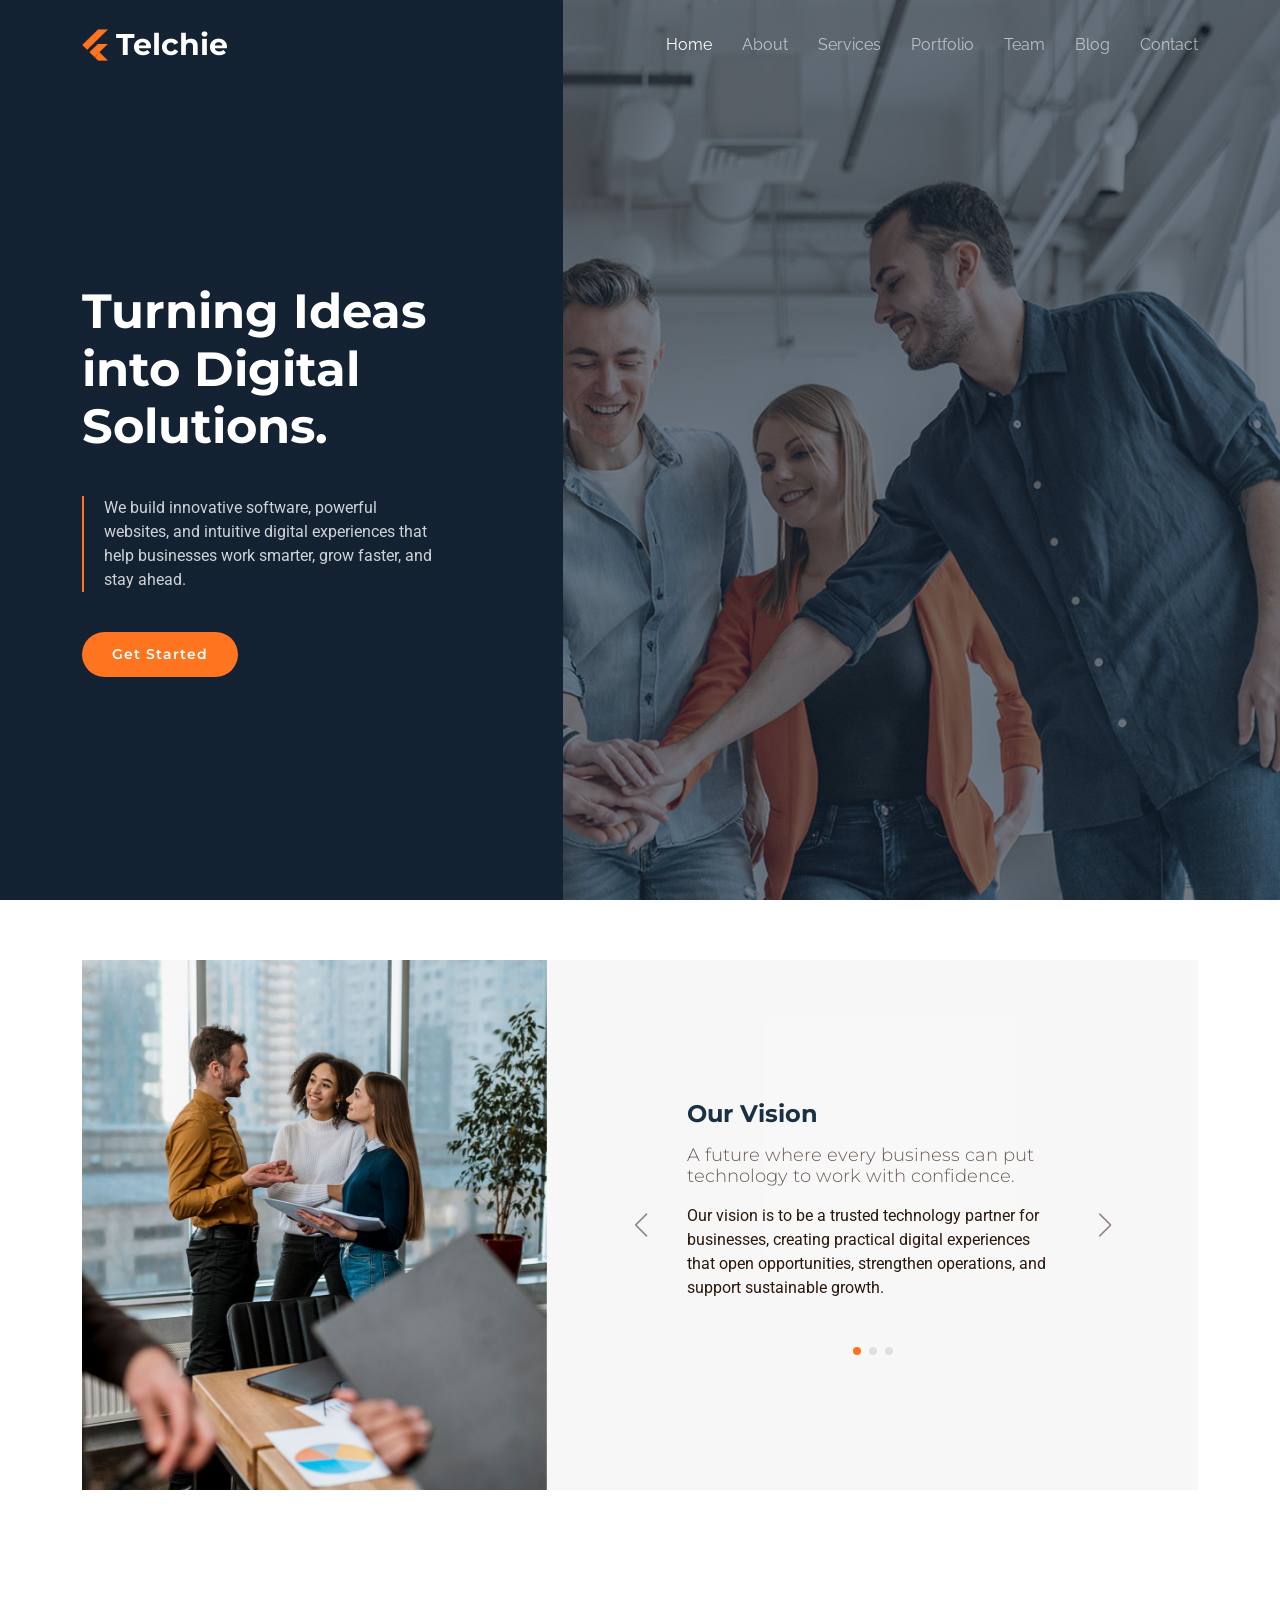
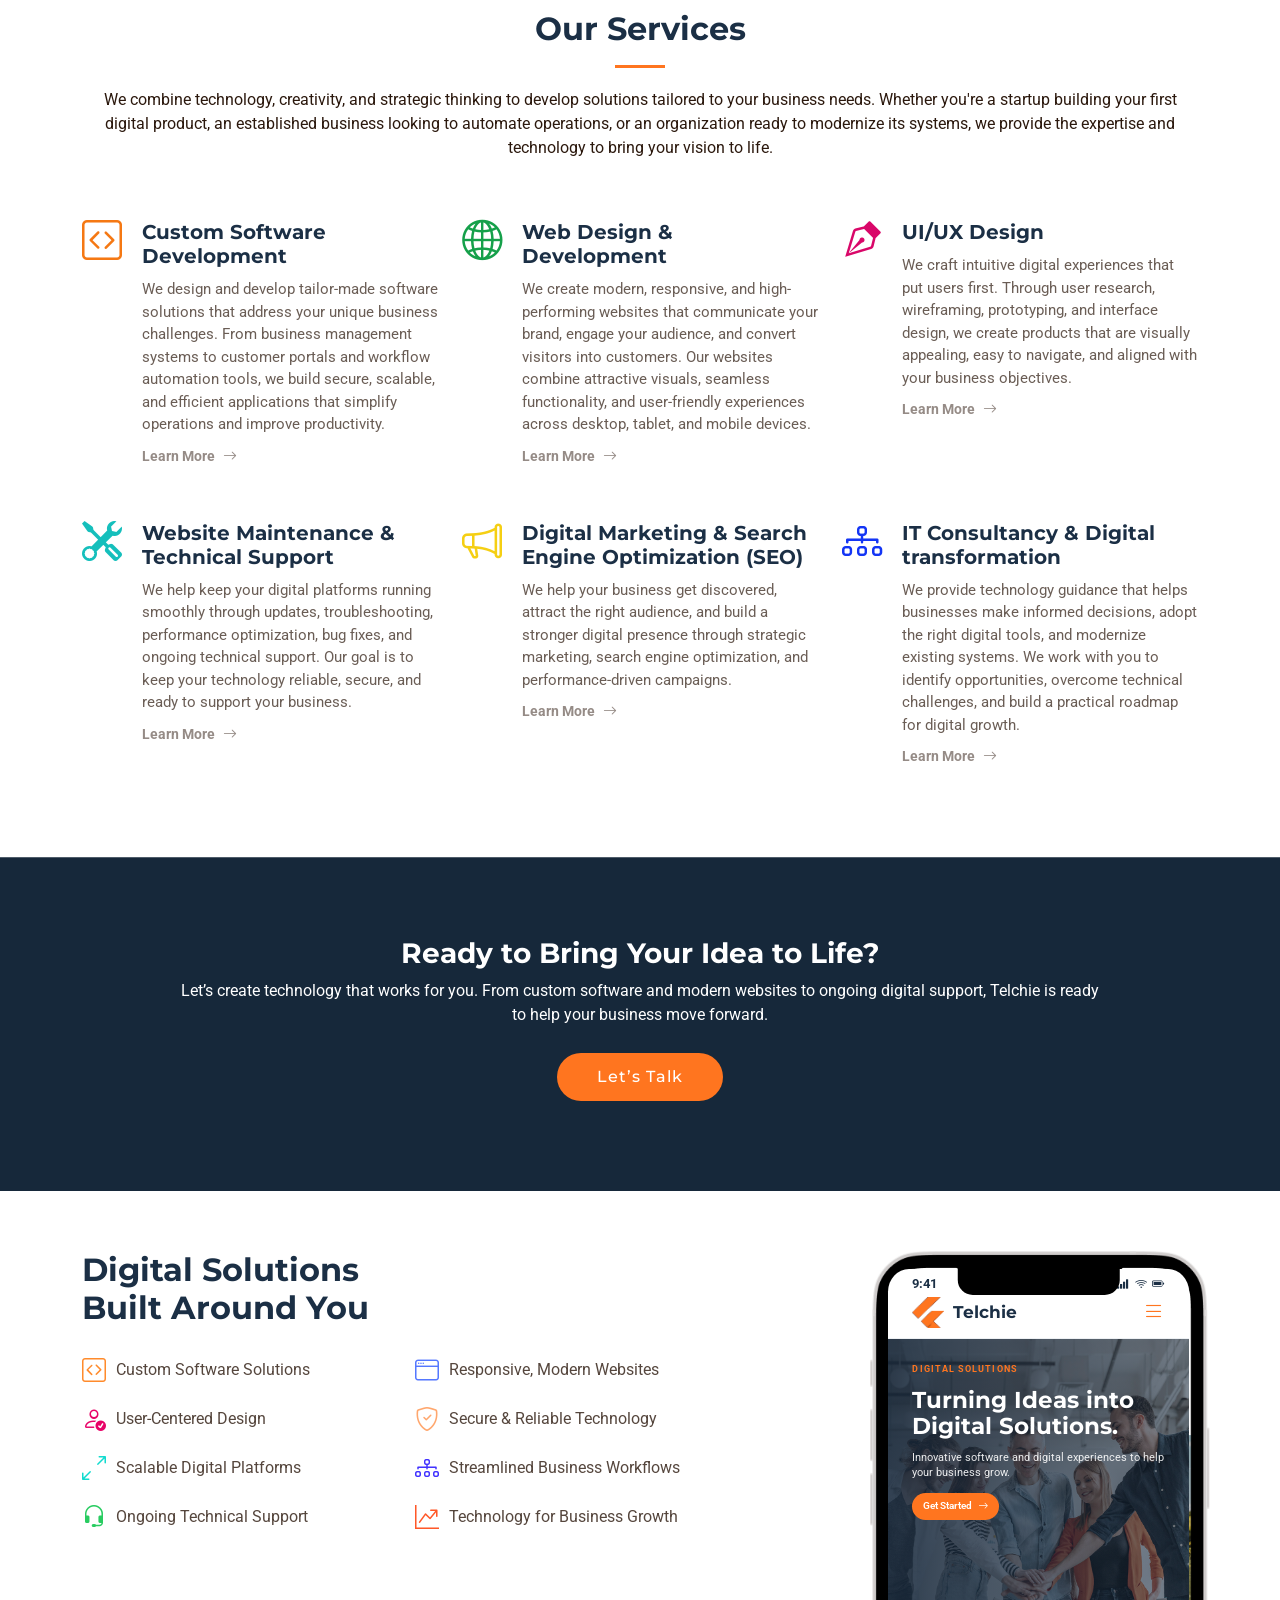
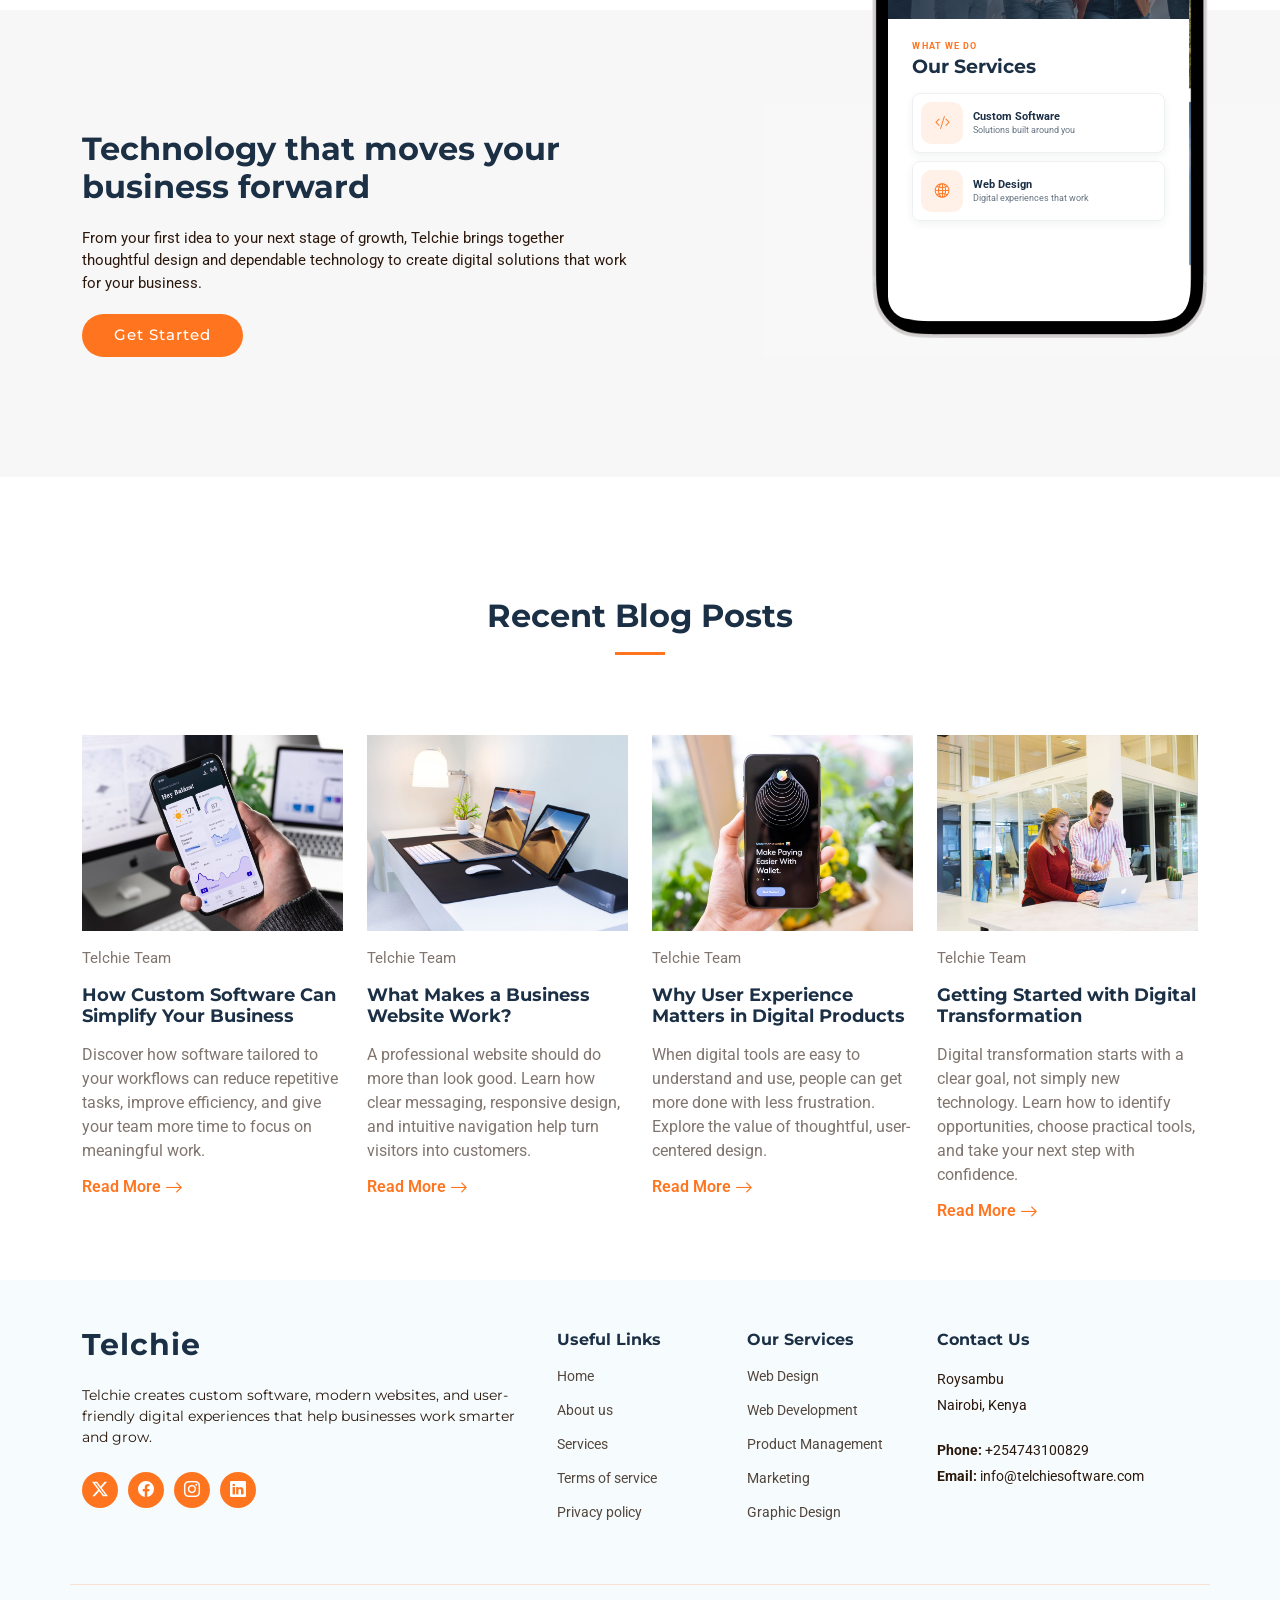
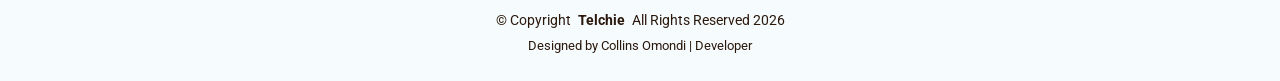
<file: index.html>
<!DOCTYPE html>
<html lang="en">

<head>
  <meta charset="utf-8">
  <meta content="width=device-width, initial-scale=1.0" name="viewport">
  <title>Telchie Software Ltd</title>
  <link rel="icon" href="assets/img/telchie-icon.png">
  <meta name="description" content="">
  <meta name="keywords" content="">

  <!-- Favicons -->
  <!-- <link href="assets/img/favicon.png" rel="icon">
  <link href="assets/img/apple-touch-icon.png" rel="apple-touch-icon"> -->

  <!-- Fonts -->
  <link href="https://fonts.googleapis.com" rel="preconnect">
  <link href="https://fonts.gstatic.com" rel="preconnect" crossorigin>
  <link href="https://fonts.googleapis.com/css2?family=Roboto:ital,wght@0,100;0,300;0,400;0,500;0,700;0,900;1,100;1,300;1,400;1,500;1,700;1,900&family=Montserrat:ital,wght@0,100;0,200;0,300;0,400;0,500;0,600;0,700;0,800;0,900;1,100;1,200;1,300;1,400;1,500;1,600;1,700;1,800;1,900&family=Raleway:ital,wght@0,100;0,200;0,300;0,400;0,500;0,600;0,700;0,800;0,900;1,100;1,200;1,300;1,400;1,500;1,600;1,700;1,800;1,900&display=swap" rel="stylesheet">

  <!-- Vendor CSS Files -->
  <link href="assets/vendor/bootstrap/css/bootstrap.min.css" rel="stylesheet">
  <link href="assets/vendor/bootstrap-icons/bootstrap-icons.css" rel="stylesheet">
  <link href="assets/vendor/aos/aos.css" rel="stylesheet">
  <link href="assets/vendor/glightbox/css/glightbox.min.css" rel="stylesheet">
  <link href="assets/vendor/swiper/swiper-bundle.min.css" rel="stylesheet">

  <!-- Main CSS File -->
  <link href="assets/css/main.css" rel="stylesheet">

</head>

<body class="index-page">

  <header id="header" class="header d-flex align-items-center fixed-top">
    <div class="container-fluid container-xl position-relative d-flex align-items-center justify-content-between">

      <a href="index.html" class="logo d-flex align-items-center">
        <!-- Uncomment the line below if you also wish to use an image logo -->
        <img src="assets/img/telchie-icon.png" alt="">
        <h1 class="sitename">Telchie</h1>
      </a>

      <nav id="navmenu" class="navmenu">
        <ul>
          <li><a href="index.html" class="active">Home<br></a></li>
          <li><a href="about.html">About</a></li>
          <li><a href="services.html">Services</a></li>
          <li><a href="portfolio.html">Portfolio</a></li>
          <li><a href="team.html">Team</a></li>
          <li><a href="blog.html">Blog</a></li>
          <li><a href="contact.html">Contact</a></li>
        </ul>
        <i class="mobile-nav-toggle d-xl-none bi bi-list"></i>
      </nav>

    </div>
  </header>

  <main class="main">

    <!-- Hero Section -->
    <section id="hero" class="hero section dark-background">

      <img src="assets/img/hero-bg.jpg" alt="" data-aos="fade-in">

      <div class="container">
        <div class="row">
          <div class="col-xl-4">
            <h1 data-aos="fade-up">Turning Ideas into Digital Solutions.</h1>
            <blockquote data-aos="fade-up" data-aos-delay="100">
              <p>We build innovative software, powerful websites, and intuitive digital experiences that help businesses work smarter, grow faster, and stay ahead.</p>
            </blockquote>
            <div class="d-flex" data-aos="fade-up" data-aos-delay="200">
              <a href="#about" class="btn-get-started">Get Started</a>
            </div>
          </div>
        </div>
      </div>

    </section><!-- /Hero Section -->

    <!-- Why Us Section -->
    <section id="why-us" class="why-us section">

      <div class="container">

        <div class="row g-0">

          <div class="col-xl-5 img-bg" data-aos="fade-up" data-aos-delay="100">
            <img src="assets/img/why-us-bg.jpg" alt="Colleagues collaborating around a laptop in a bright office">
          </div>

          <div class="col-xl-7 slides position-relative" data-aos="fade-up" data-aos-delay="200">

            <div class="swiper init-swiper">
              <script type="application/json" class="swiper-config">
                {
                  "loop": true,
                  "speed": 600,
                  "autoplay": {
                    "delay": 5000
                  },
                  "slidesPerView": "auto",
                  "centeredSlides": true,
                  "pagination": {
                    "el": ".swiper-pagination",
                    "type": "bullets",
                    "clickable": true
                  },
                  "navigation": {
                    "nextEl": ".swiper-button-next",
                    "prevEl": ".swiper-button-prev"
                  }
                }
              </script>
              <div class="swiper-wrapper">

                <div class="swiper-slide">
                  <div class="item">
                    <h3 class="mb-3">Our Vision</h3>
                    <h4 class="mb-3">A future where every business can put technology to work with confidence.</h4>
                    <p>Our vision is to be a trusted technology partner for businesses, creating practical digital experiences that open opportunities, strengthen operations, and support sustainable growth.</p>
                  </div>
                </div><!-- End slide item -->

                <div class="swiper-slide">
                  <div class="item">
                    <h3 class="mb-3">Our Mission</h3>
                    <h4 class="mb-3">We turn real business needs into useful, dependable digital solutions.</h4>
                    <p>Our mission is to understand each client’s goals and deliver thoughtful software, websites, and technology guidance that make work simpler and serve people better.</p>
                  </div>
                </div><!-- End slide item -->

                <div class="swiper-slide">
                  <div class="item">
                    <h3 class="mb-3">Our Promise</h3>
                    <h4 class="mb-3">Clear communication, considered work, and solutions shaped around you.</h4>
                    <p>We promise to listen first, explain our recommendations, work collaboratively, and treat your goals with care from the first conversation through delivery and support.</p>
                  </div>
                </div><!-- End slide item -->
              </div>
              <div class="swiper-pagination"></div>
            </div>

            <div class="swiper-button-prev"></div>
            <div class="swiper-button-next"></div>
          </div>

        </div>

      </div>

    </section><!-- /Why Us Section -->

    <!-- Services Section -->
    <section id="services" class="services section">

      <!-- Section Title -->
      <div class="container section-title" data-aos="fade-up">
        <h2>Our Services</h2>
        <p>We combine technology, creativity, and strategic thinking to develop solutions tailored to your business needs. Whether you're a startup building your first digital product, an established business looking to automate operations, or an organization ready to modernize its systems, we provide the expertise and technology to bring your vision to life.</p>
      </div><!-- End Section Title -->

      <div class="container">

        <div class="row gy-4">

          <div class="col-lg-4 col-md-6 service-item d-flex" data-aos="fade-up" data-aos-delay="100">
            <div class="icon flex-shrink-0"><i class="bi bi-code-square" aria-hidden="true" style="color: #f57813;"></i></div>
            <div>
              <h4 class="title">Custom Software Development</h4>
              <p class="description">We design and develop tailor-made software solutions that address your unique business challenges. From business management systems to customer portals and workflow automation tools, we build secure, scalable, and efficient applications that simplify operations and improve productivity.</p>
              <a href="#" class="readmore stretched-link"><span>Learn More</span><i class="bi bi-arrow-right"></i></a>
            </div>
          </div>
          <!-- End Service Item -->

          <div class="col-lg-4 col-md-6 service-item d-flex" data-aos="fade-up" data-aos-delay="200">
            <div class="icon flex-shrink-0"><i class="bi bi-globe2" aria-hidden="true" style="color: #15a04a;"></i></div>
            <div>
              <h4 class="title">Web Design & Development</h4>
              <p class="description">We create modern, responsive, and high-performing websites that communicate your brand, engage your audience, and convert visitors into customers. Our websites combine attractive visuals, seamless functionality, and user-friendly experiences across desktop, tablet, and mobile devices.</p>
              <a href="#" class="readmore stretched-link"><span>Learn More</span><i class="bi bi-arrow-right"></i></a>
            </div>
          </div><!-- End Service Item -->

          <div class="col-lg-4 col-md-6 service-item d-flex" data-aos="fade-up" data-aos-delay="300">
            <div class="icon flex-shrink-0"><i class="bi bi-vector-pen" aria-hidden="true" style="color: #d90769;"></i></div>
            <div>
              <h4 class="title">UI/UX Design</h4>
              <p class="description">We craft intuitive digital experiences that put users first. Through user research, wireframing, prototyping, and interface design, we create products that are visually appealing, easy to navigate, and aligned with your business objectives.</p>
              <a href="#" class="readmore stretched-link"><span>Learn More</span><i class="bi bi-arrow-right"></i></a>
            </div>
          </div><!-- End Service Item -->

          <div class="col-lg-4 col-md-6 service-item d-flex" data-aos="fade-up" data-aos-delay="400">
            <div class="icon flex-shrink-0"><i class="bi bi-tools" aria-hidden="true" style="color: #15bfbc;"></i></div>
            <div>
              <h4 class="title">Website Maintenance & Technical Support</h4>
              <p class="description">We help keep your digital platforms running smoothly through updates, troubleshooting, performance optimization, bug fixes, and ongoing technical support. Our goal is to keep your technology reliable, secure, and ready to support your business.</p>
              <a href="#" class="readmore stretched-link"><span>Learn More</span><i class="bi bi-arrow-right"></i></a>
            </div>
          </div><!-- End Service Item -->

          <div class="col-lg-4 col-md-6 service-item d-flex" data-aos="fade-up" data-aos-delay="500">
            <div class="icon flex-shrink-0"><i class="bi bi-megaphone" aria-hidden="true" style="color: #f5cf13;"></i></div>
            <div>
              <h4 class="title">Digital Marketing & Search Engine Optimization (SEO)</h4>
              <p class="description">We help your business get discovered, attract the right audience, and build a stronger digital presence through strategic marketing, search engine optimization, and performance-driven campaigns.</p>
              <a href="#" class="readmore stretched-link"><span>Learn More</span><i class="bi bi-arrow-right"></i></a>
            </div>
          </div><!-- End Service Item -->

          <div class="col-lg-4 col-md-6 service-item d-flex" data-aos="fade-up" data-aos-delay="600">
            <div class="icon flex-shrink-0"><i class="bi bi-diagram-3" aria-hidden="true" style="color: #1335f5;"></i></div>
            <div>
              <h4 class="title">IT Consultancy & Digital transformation</h4>
              <p class="description">We provide technology guidance that helps businesses make informed decisions, adopt the right digital tools, and modernize existing systems. We work with you to identify opportunities, overcome technical challenges, and build a practical roadmap for digital growth.</p>
              <a href="#" class="readmore stretched-link"><span>Learn More</span><i class="bi bi-arrow-right"></i></a>
            </div>
          </div><!-- End Service Item -->

        </div>

      </div>

    </section><!-- /Services Section -->

    <!-- Call To Action Section -->
    <section id="call-to-action" class="call-to-action section dark-background">

      <img src="assets/img/cta-bg.jpg" alt="">

      <div class="container">
        <div class="row justify-content-center" data-aos="zoom-in" data-aos-delay="100">
          <div class="col-xl-10">
            <div class="text-center">
              <h3>Ready to Bring Your Idea to Life?</h3>
              <p>Let’s create technology that works for you. From custom software and modern websites to ongoing digital support, Telchie is ready to help your business move forward.</p>
              <a class="cta-btn" href="contact.html">Let’s Talk</a>
            </div>
          </div>
        </div>
      </div>

    </section><!-- /Call To Action Section -->

    <!-- Features Section -->
    <section id="features" class="features section">

      <div class="container">
        <div class="row">
          <div class="col-lg-7" data-aos="fade-up" data-aos-delay="100">
            <h3 class="mb-0">Digital Solutions</h3>
            <h3>Built Around You</h3>

            <div class="row gy-4">

              <div class="col-md-6">
                <div class="icon-list d-flex">
                  <i class="bi bi-code-square" aria-hidden="true" style="color: #ff8b2c;"></i>
                  <span>Custom Software Solutions</span>
                </div>
              </div><!-- End Icon List Item-->

              <div class="col-md-6">
                <div class="icon-list d-flex">
                  <i class="bi bi-window" aria-hidden="true" style="color: #5578ff;"></i>
                  <span>Responsive, Modern Websites</span>
                </div>
              </div><!-- End Icon List Item-->

              <div class="col-md-6">
                <div class="icon-list d-flex">
                  <i class="bi bi-person-check" aria-hidden="true" style="color: #e80368;"></i>
                  <span>User-Centered Design</span>
                </div>
              </div><!-- End Icon List Item-->

              <div class="col-md-6">
                <div class="icon-list d-flex">
                  <i class="bi bi-shield-check" aria-hidden="true" style="color: #ffa76e;"></i>
                  <span>Secure &amp; Reliable Technology</span>
                </div>
              </div><!-- End Icon List Item-->

              <div class="col-md-6">
                <div class="icon-list d-flex">
                  <i class="bi bi-arrows-angle-expand" aria-hidden="true" style="color: #11dbcf;"></i>
                  <span>Scalable Digital Platforms</span>
                </div>
              </div><!-- End Icon List Item-->

              <div class="col-md-6">
                <div class="icon-list d-flex">
                  <i class="bi bi-diagram-3" aria-hidden="true" style="color: #4233ff;"></i>
                  <span>Streamlined Business Workflows</span>
                </div>
              </div><!-- End Icon List Item-->

              <div class="col-md-6">
                <div class="icon-list d-flex">
                  <i class="bi bi-headset" aria-hidden="true" style="color: #29cc61;"></i>
                  <span>Ongoing Technical Support</span>
                </div>
              </div><!-- End Icon List Item-->

              <div class="col-md-6">
                <div class="icon-list d-flex">
                  <i class="bi bi-graph-up-arrow" aria-hidden="true" style="color: #ff5828;"></i>
                  <span>Technology for Business Growth</span>
                </div>
              </div><!-- End Icon List Item-->
            </div>
          </div>
          <div class="col-lg-5 position-relative" data-aos="zoom-out" data-aos-delay="200">
            <div class="phone-wrap" role="img" aria-label="Telchie Software mobile homepage displayed on an iPhone">
              <img src="assets/img/iphone.png" alt="" class="img-fluid">
              <div class="phone-screen" aria-hidden="true">
                <div class="phone-status">
                  <span>9:41</span>
                  <span class="phone-status-icons"><i class="bi bi-reception-4"></i><i class="bi bi-wifi"></i><i class="bi bi-battery-full"></i></span>
                </div>
                <div class="phone-notch"></div>
                <div class="phone-header">
                  <div class="phone-logo"><img src="assets/img/telchie-icon.png" alt=""><span>Telchie</span></div>
                  <i class="bi bi-list phone-menu"></i>
                </div>
                <div class="phone-hero">
                  <span class="phone-eyebrow">DIGITAL SOLUTIONS</span>
                  <h4>Turning Ideas into Digital Solutions.</h4>
                  <p>Innovative software and digital experiences to help your business grow.</p>
                  <span class="phone-cta">Get Started <i class="bi bi-arrow-right"></i></span>
                </div>
                <div class="phone-services">
                  <span class="phone-eyebrow">WHAT WE DO</span>
                  <h5>Our Services</h5>
                  <div class="phone-service">
                    <i class="bi bi-code-slash"></i>
                    <span><strong>Custom Software</strong><small>Solutions built around you</small></span>
                  </div>
                  <div class="phone-service">
                    <i class="bi bi-globe2"></i>
                    <span><strong>Web Design</strong><small>Digital experiences that work</small></span>
                  </div>
                </div>
              </div>
            </div>
          </div>
        </div>

      </div>

      <div class="details">
        <div class="container">
          <div class="row">
            <div class="col-md-6" data-aos="fade-up" data-aos-delay="300">
              <h4>Technology that moves your business forward</h4>
              <p>From your first idea to your next stage of growth, Telchie brings together thoughtful design and dependable technology to create digital solutions that work for your business.</p>
              <a href="#about" class="btn-get-started">Get Started</a>
            </div>
          </div>
        </div>
      </div>

    </section><!-- /Features Section -->

    <!-- Recent Posts Section -->
    <section id="recent-posts" class="recent-posts section">

      <!-- Section Title -->
      <div class="container section-title" data-aos="fade-up">
        <h2>Recent Blog Posts</h2>

      </div><!-- End Section Title -->

      <div class="container">

        <div class="row gy-5">

          <div class="col-xl-3 col-md-6" data-aos="fade-up" data-aos-delay="200">
            <div class="post-box">
              <div class="post-img"><img src="assets/img/portfolio/app-1.jpg" class="img-fluid" alt="Mobile application interface with business data"></div>
              <div class="meta">
                <span class="post-author">Telchie Team</span>
              </div>
              <h3 class="post-title">How Custom Software Can Simplify Your Business</h3>
              <p>Discover how software tailored to your workflows can reduce repetitive tasks, improve efficiency, and give your team more time to focus on meaningful work.</p>
              <a href="blog-details.html?article=software" class="readmore stretched-link"><span>Read More</span><i class="bi bi-arrow-right"></i></a>
            </div>
          </div>

          <div class="col-xl-3 col-md-6" data-aos="fade-up" data-aos-delay="400">
            <div class="post-box">
              <div class="post-img"><img src="assets/img/cards-1.jpg" class="img-fluid" alt="Laptop and tablet arranged in a digital workspace"></div>
              <div class="meta">
                <span class="post-author">Telchie Team</span>
              </div>
              <h3 class="post-title">What Makes a Business Website Work?</h3>
              <p>A professional website should do more than look good. Learn how clear messaging, responsive design, and intuitive navigation help turn visitors into customers.</p>
              <a href="blog-details.html?article=website" class="readmore stretched-link"><span>Read More</span><i class="bi bi-arrow-right"></i></a>
            </div>
          </div>

          <div class="col-xl-3 col-md-6" data-aos="fade-up" data-aos-delay="600">
            <div class="post-box">
              <div class="post-img"><img src="assets/img/portfolio/app-2.jpg" class="img-fluid" alt="Mobile wallet application screen"></div>
              <div class="meta">
                <span class="post-author">Telchie Team</span>
              </div>
              <h3 class="post-title">Why User Experience Matters in Digital Products</h3>
              <p>When digital tools are easy to understand and use, people can get more done with less frustration. Explore the value of thoughtful, user-centered design.</p>
              <a href="blog-details.html?article=ux" class="readmore stretched-link"><span>Read More</span><i class="bi bi-arrow-right"></i></a>
            </div>
          </div>

          <div class="col-xl-3 col-md-6" data-aos="fade-up" data-aos-delay="600">
            <div class="post-box">
              <div class="post-img"><img src="assets/img/blog/blog-4.jpg" class="img-fluid" alt="Team members collaborating with laptops"></div>
              <div class="meta">
                <span class="post-author">Telchie Team</span>
              </div>
              <h3 class="post-title">Getting Started with Digital Transformation</h3>
              <p>Digital transformation starts with a clear goal, not simply new technology. Learn how to identify opportunities, choose practical tools, and take your next step with confidence.</p>
              <a href="blog-details.html?article=transformation" class="readmore stretched-link"><span>Read More</span><i class="bi bi-arrow-right"></i></a>
            </div>
          </div>

        </div>

      </div>

    </section><!-- /Recent Posts Section -->

  </main>

  <footer id="footer" class="footer light-background">

    <div class="footer-top">
      <div class="container">
        <div class="row gy-4">
          <div class="col-lg-5 col-md-12 footer-about">
            <a href="index.html" class="logo d-flex align-items-center">
              <span class="sitename">Telchie</span>
            </a>
            <p>Telchie creates custom software, modern websites, and user-friendly digital experiences that help businesses work smarter and grow.</p>
            <div class="social-links d-flex mt-4">
              <a href=""><i class="bi bi-twitter-x"></i></a>
              <a href=""><i class="bi bi-facebook"></i></a>
              <a href=""><i class="bi bi-instagram"></i></a>
              <a href=""><i class="bi bi-linkedin"></i></a>
            </div>
          </div>

          <div class="col-lg-2 col-6 footer-links">
            <h4>Useful Links</h4>
            <ul>
              <li><a href="#">Home</a></li>
              <li><a href="#">About us</a></li>
              <li><a href="#">Services</a></li>
              <li><a href="#">Terms of service</a></li>
              <li><a href="#">Privacy policy</a></li>
            </ul>
          </div>

          <div class="col-lg-2 col-6 footer-links">
            <h4>Our Services</h4>
            <ul>
              <li><a href="#">Web Design</a></li>
              <li><a href="#">Web Development</a></li>
              <li><a href="#">Product Management</a></li>
              <li><a href="#">Marketing</a></li>
              <li><a href="#">Graphic Design</a></li>
            </ul>
          </div>

          <div class="col-lg-3 col-md-12 footer-contact text-center text-md-start">
            <h4>Contact Us</h4>
            <p>Roysambu</p>
            <p>Nairobi, Kenya</p>
            <p class="mt-4"><strong>Phone:</strong> <span>+254743100829</span></p>
            <p><strong>Email:</strong> <span>info@telchiesoftware.com</span></p>
          </div>

        </div>
      </div>
    </div>

    <div class="container copyright text-center">
      <p>© <span>Copyright</span> <strong class="px-1 sitename">Telchie</strong> <span>All Rights Reserved 2026</span></p>
      <div class="credits text-accent-color">
        Designed by Collins Omondi | Developer
      </div>
    </div>

  </footer>

  <!-- Scroll Top -->
  <a href="#" id="scroll-top" class="scroll-top d-flex align-items-center justify-content-center"><i class="bi bi-arrow-up-short"></i></a>

  <!-- Preloader -->
  <div id="preloader"></div>

  <!-- Vendor JS Files -->
  <script src="assets/vendor/bootstrap/js/bootstrap.bundle.min.js"></script>
  <script src="assets/vendor/php-email-form/validate.js"></script>
  <script src="assets/vendor/aos/aos.js"></script>
  <script src="assets/vendor/glightbox/js/glightbox.min.js"></script>
  <script src="assets/vendor/swiper/swiper-bundle.min.js"></script>
  <script src="assets/vendor/imagesloaded/imagesloaded.pkgd.min.js"></script>
  <script src="assets/vendor/isotope-layout/isotope.pkgd.min.js"></script>

  <!-- Main JS File -->
  <script src="assets/js/main.js"></script>

</body>

</html>
</file>
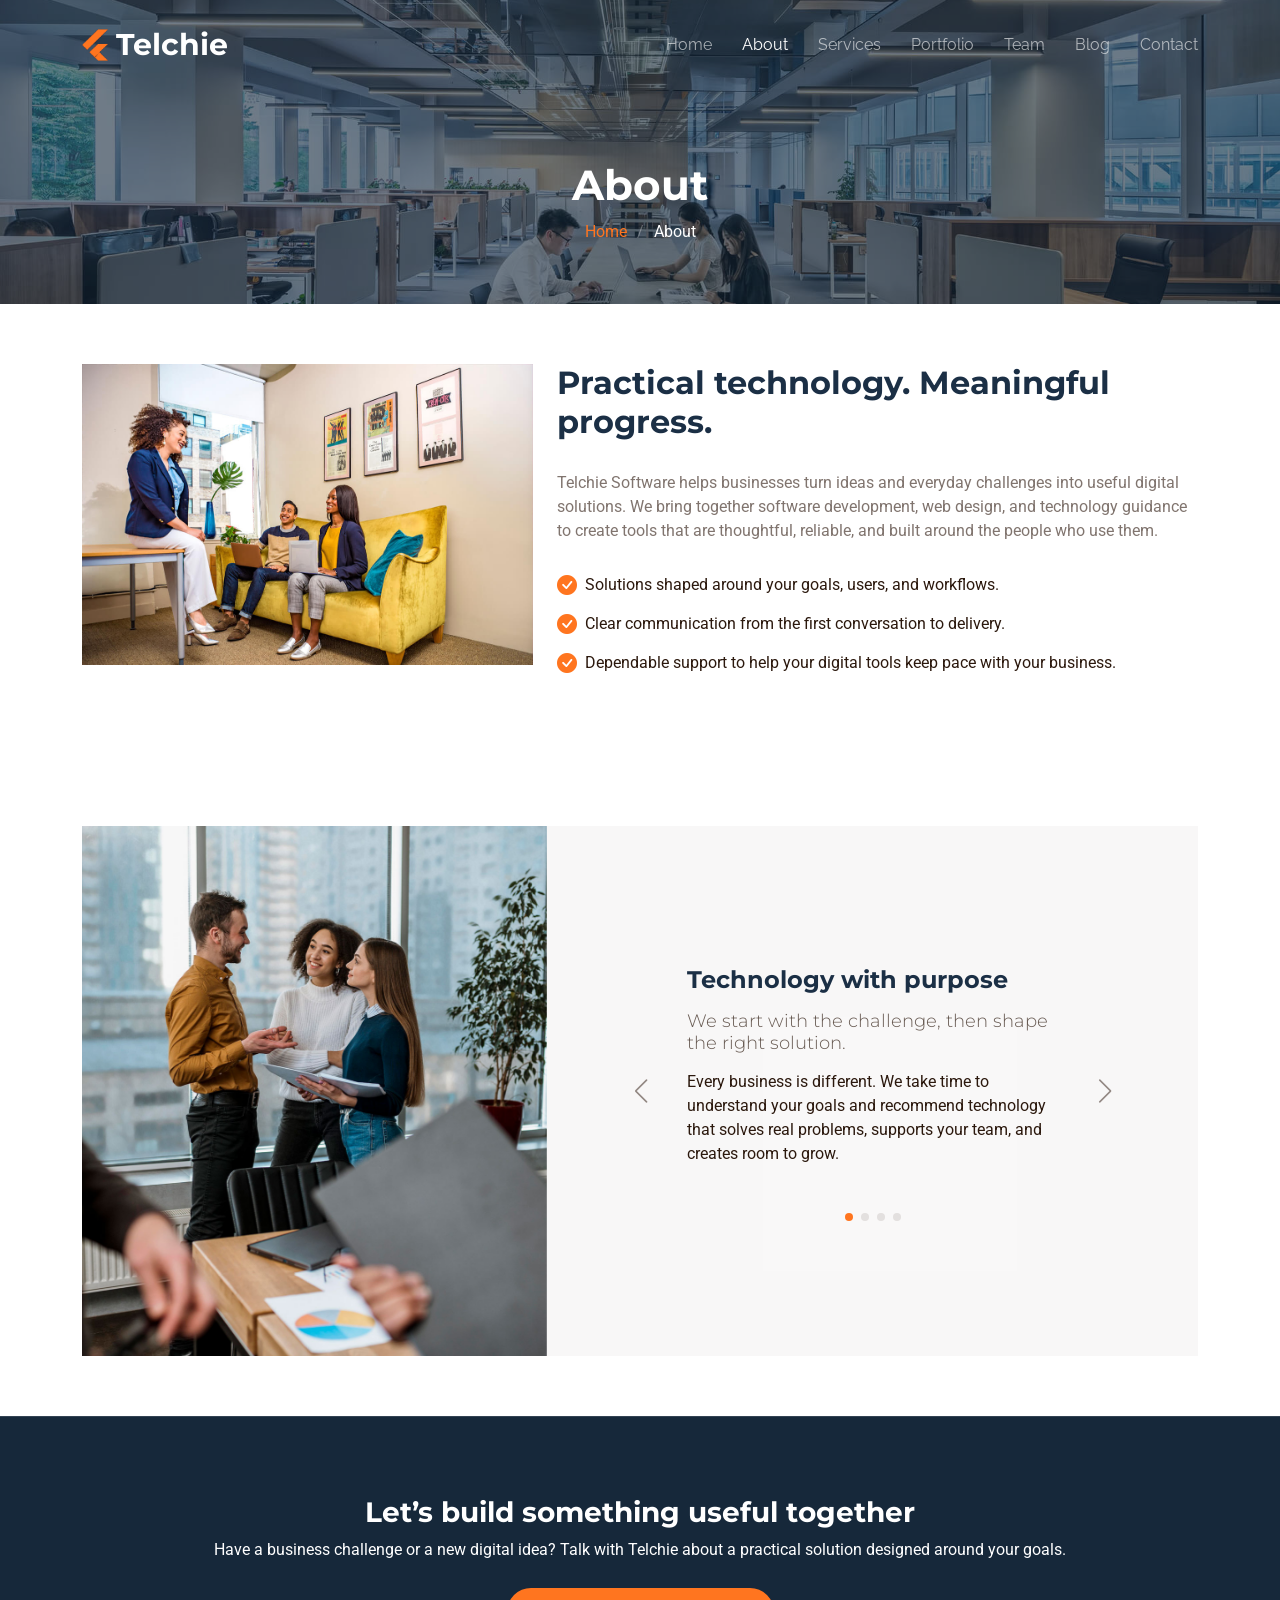
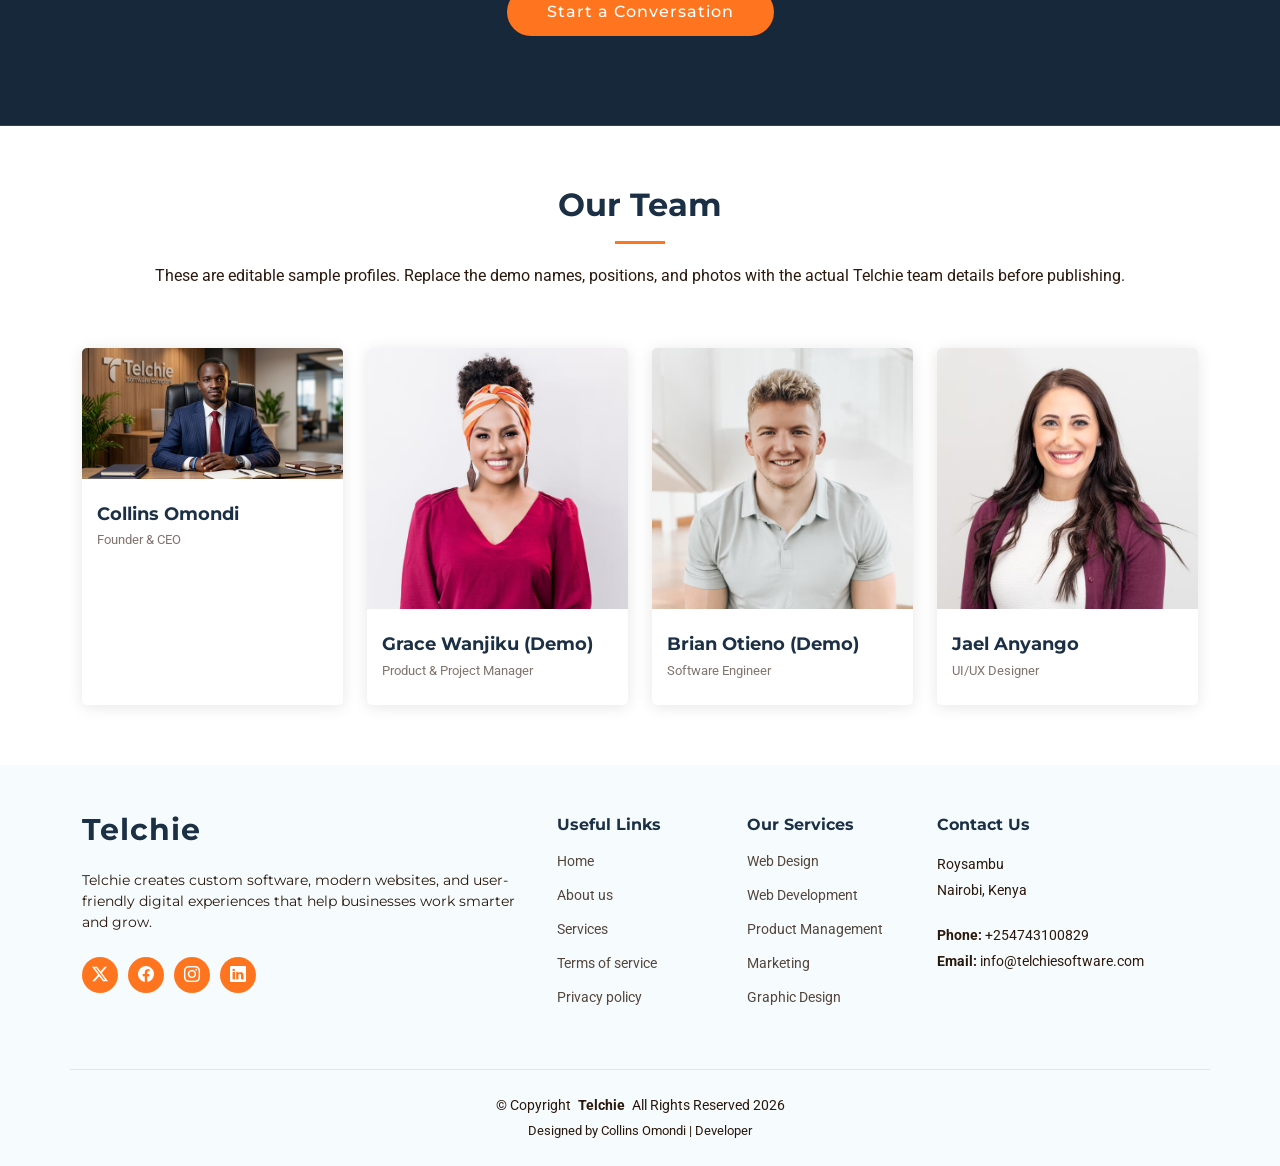
<file: about.html>
<!DOCTYPE html>
<html lang="en">

<head>
  <meta charset="utf-8">
  <meta content="width=device-width, initial-scale=1.0" name="viewport">
  <title>Telchie Software Ltd</title>
  <link rel="icon" href="assets/img/telchie-icon.png">
  <meta name="description" content="Learn how Telchie Software turns business goals and everyday challenges into practical digital solutions.">
  <meta name="keywords" content="about Telchie, software development, digital solutions, Nairobi">

  <!-- Fonts -->
  <link href="https://fonts.googleapis.com" rel="preconnect">
  <link href="https://fonts.gstatic.com" rel="preconnect" crossorigin>
  <link href="https://fonts.googleapis.com/css2?family=Roboto:ital,wght@0,100;0,300;0,400;0,500;0,700;0,900;1,100;1,300;1,400;1,500;1,700;1,900&family=Montserrat:ital,wght@0,100;0,200;0,300;0,400;0,500;0,600;0,700;0,800;0,900;1,100;1,200;1,300;1,400;1,500;1,600;1,700;1,800;1,900&family=Raleway:ital,wght@0,100;0,200;0,300;0,400;0,500;0,600;0,700;0,800;0,900;1,100;1,200;1,300;1,400;1,500;1,600;1,700;1,800;1,900&display=swap" rel="stylesheet">

  <!-- Vendor CSS Files -->
  <link href="assets/vendor/bootstrap/css/bootstrap.min.css" rel="stylesheet">
  <link href="assets/vendor/bootstrap-icons/bootstrap-icons.css" rel="stylesheet">
  <link href="assets/vendor/aos/aos.css" rel="stylesheet">
  <link href="assets/vendor/glightbox/css/glightbox.min.css" rel="stylesheet">
  <link href="assets/vendor/swiper/swiper-bundle.min.css" rel="stylesheet">

  <!-- Main CSS File -->
  <link href="assets/css/main.css" rel="stylesheet">

</head>

<body class="about-page">

  <header id="header" class="header d-flex align-items-center fixed-top">
    <div class="container-fluid container-xl position-relative d-flex align-items-center justify-content-between">

      <a href="index.html" class="logo d-flex align-items-center">
        <!-- Uncomment the line below if you also wish to use an image logo -->
        <img src="assets/img/telchie-icon.png" alt="">
        <h1 class="sitename">Telchie</h1>
      </a>

      <nav id="navmenu" class="navmenu">
        <ul>
          <li><a href="index.html">Home<br></a></li>
          <li><a href="about.html" class="active">About</a></li>
          <li><a href="services.html">Services</a></li>
          <li><a href="portfolio.html">Portfolio</a></li>
          <li><a href="team.html">Team</a></li>
          <li><a href="blog.html">Blog</a></li>
          <li><a href="contact.html">Contact</a></li>
        </ul>
        <i class="mobile-nav-toggle d-xl-none bi bi-list"></i>
      </nav>

    </div>
  </header>

  <main class="main">

    <!-- Page Title -->
    <div class="page-title dark-background" data-aos="fade" style="background-image: url(assets/img/about-page-title-bg.jpg);">
      <div class="container">
        <h1>About</h1>
        <nav class="breadcrumbs">
          <ol>
            <li><a href="index.html">Home</a></li>
            <li class="current">About</li>
          </ol>
        </nav>
      </div>
    </div><!-- End Page Title -->

    <!-- About Section -->
    <section id="about" class="about section">

      <div class="container">

        <div class="row gy-4" data-aos="fade-up" data-aos-delay="100">
          <div class="col-lg-5">
            <img src="assets/img/about.jpg" class="img-fluid" alt="">
          </div>
          <div class="col-lg-7" data-aos="fade-up" data-aos-delay="200">
            <div class="content">
              <h3>Practical technology. Meaningful progress.</h3>
              <p>
               Telchie Software helps businesses turn ideas and everyday challenges into useful digital solutions. We bring together software development, web design, and technology guidance to create tools that are thoughtful, reliable, and built around the people who use them.
              </p>
              <ul>
                <li><i class="bi bi-check-circle-fill"></i> <span>Solutions shaped around your goals, users, and workflows.</span></li>
                <li><i class="bi bi-check-circle-fill"></i> <span>Clear communication from the first conversation to delivery.</span></li>
                <li><i class="bi bi-check-circle-fill"></i> <span>Dependable support to help your digital tools keep pace with your business.</span></li>
              </ul>
            </div>
          </div>
        </div>

      </div>

    </section><!-- /About Section -->

    <!-- Why Us Section -->
    <section id="why-us" class="why-us section">

      <div class="container">

        <div class="row g-0">

          <div class="col-xl-5 img-bg" data-aos="fade-up" data-aos-delay="100">
            <img src="assets/img/why-us-bg.jpg" alt="">
          </div>

          <div class="col-xl-7 slides position-relative" data-aos="fade-up" data-aos-delay="200">

            <div class="swiper init-swiper">
              <script type="application/json" class="swiper-config">
                {
                  "loop": true,
                  "speed": 600,
                  "autoplay": {
                    "delay": 5000
                  },
                  "slidesPerView": "auto",
                  "centeredSlides": true,
                  "pagination": {
                    "el": ".swiper-pagination",
                    "type": "bullets",
                    "clickable": true
                  },
                  "navigation": {
                    "nextEl": ".swiper-button-next",
                    "prevEl": ".swiper-button-prev"
                  }
                }
              </script>
              <div class="swiper-wrapper">

                <div class="swiper-slide">
                  <div class="item">
                    <h3 class="mb-3">Technology with purpose</h3>
                    <h4 class="mb-3">We start with the challenge, then shape the right solution.</h4>
                    <p>Every business is different. We take time to understand your goals and recommend technology that solves real problems, supports your team, and creates room to grow.</p>
                  </div>
                </div><!-- End slide item -->

                <div class="swiper-slide">
                  <div class="item">
                    <h3 class="mb-3">Designed around people</h3>
                    <h4 class="mb-3">Useful technology should feel clear, intuitive, and accessible.</h4>
                    <p>From a business website to a custom application, we focus on straightforward experiences that help people find what they need and get things done with confidence.</p>
                  </div>
                </div><!-- End slide item -->

                <div class="swiper-slide">
                  <div class="item">
                    <h3 class="mb-3">Built for dependable growth</h3>
                    <h4 class="mb-3">We make considered choices for performance, maintainability, and scale.</h4>
                    <p>Our goal is to deliver digital foundations that work reliably today and can evolve as your requirements, customers, and business change.</p>
                  </div>
                </div><!-- End slide item -->

                <div class="swiper-slide">
                  <div class="item">
                    <h3 class="mb-3">A collaborative partnership</h3>
                    <h4 class="mb-3">Your insight matters at every stage of the work.</h4>
                    <p>We work closely with you, keep decisions transparent, and make space for feedback—so the final solution reflects your priorities rather than a one-size-fits-all template.</p>
                  </div>
                </div><!-- End slide item -->

              </div>
              <div class="swiper-pagination"></div>
            </div>

            <div class="swiper-button-prev"></div>
            <div class="swiper-button-next"></div>
          </div>

        </div>

      </div>

    </section><!-- /Why Us Section -->

    <!-- Call To Action Section -->
    <section id="call-to-action" class="call-to-action section dark-background">

      <img src="assets/img/cta-bg.jpg" alt="">

      <div class="container">
        <div class="row justify-content-center" data-aos="zoom-in" data-aos-delay="100">
          <div class="col-xl-10">
            <div class="text-center">
              <h3>Let’s build something useful together</h3>
              <p>Have a business challenge or a new digital idea? Talk with Telchie about a practical solution designed around your goals.</p>
              <a class="cta-btn" href="contact.html">Start a Conversation</a>
            </div>
          </div>
        </div>
      </div>

    </section><!-- /Call To Action Section -->

    <!-- Team Section -->
    <section id="team" class="team section">

      <!-- Section Title -->
      <div class="container section-title" data-aos="fade-up">
        <h2>Our Team</h2>
        <p>These are editable sample profiles. Replace the demo names, positions, and photos with the actual Telchie team details before publishing.</p>
      </div><!-- End Section Title -->

      <div class="container">

        <div class="row gy-4">

          <div class="col-lg-3 col-md-6 d-flex align-items-stretch" data-aos="fade-up" data-aos-delay="100">
            <div class="team-member">
              <div class="member-img">
                <img src="assets/img/team/Founder-Telchie.png" class="img-fluid" alt="Sample team profile photo">
              </div>
              <div class="member-info">
                <h4>Collins Omondi</h4>
                <span>Founder &amp; CEO</span>
              </div>
            </div>
          </div><!-- End Team Member -->

          <div class="col-lg-3 col-md-6 d-flex align-items-stretch" data-aos="fade-up" data-aos-delay="200">
            <div class="team-member">
              <div class="member-img">
                <img src="assets/img/team/team-2.jpg" class="img-fluid" alt="Sample team profile photo">
              </div>
              <div class="member-info">
                <h4>Grace Wanjiku (Demo)</h4>
                <span>Product &amp; Project Manager</span>
              </div>
            </div>
          </div><!-- End Team Member -->

          <div class="col-lg-3 col-md-6 d-flex align-items-stretch" data-aos="fade-up" data-aos-delay="300">
            <div class="team-member">
              <div class="member-img">
                <img src="assets/img/team/team-3.jpg" class="img-fluid" alt="Sample team profile photo">
              </div>
              <div class="member-info">
                <h4>Brian Otieno (Demo)</h4>
                <span>Software Engineer</span>
              </div>
            </div>
          </div><!-- End Team Member -->

          <div class="col-lg-3 col-md-6 d-flex align-items-stretch" data-aos="fade-up" data-aos-delay="400">
            <div class="team-member">
              <div class="member-img">
                <img src="assets/img/team/team-4.jpg" class="img-fluid" alt="Sample team profile photo">
              </div>
              <div class="member-info">
                <h4>Jael Anyango</h4>
                <span>UI/UX Designer</span>
              </div>
            </div>
          </div><!-- End Team Member -->

        </div>

      </div>

    </section><!-- /Team Section -->

  </main>

  <footer id="footer" class="footer light-background">

    <div class="footer-top">
      <div class="container">
        <div class="row gy-4">
          <div class="col-lg-5 col-md-12 footer-about">
            <a href="index.html" class="logo d-flex align-items-center">
              <span class="sitename">Telchie</span>
            </a>
            <p>Telchie creates custom software, modern websites, and user-friendly digital experiences that help businesses work smarter and grow.</p>
            <div class="social-links d-flex mt-4">
              <a href=""><i class="bi bi-twitter-x"></i></a>
              <a href=""><i class="bi bi-facebook"></i></a>
              <a href=""><i class="bi bi-instagram"></i></a>
              <a href=""><i class="bi bi-linkedin"></i></a>
            </div>
          </div>

          <div class="col-lg-2 col-6 footer-links">
            <h4>Useful Links</h4>
            <ul>
              <li><a href="#">Home</a></li>
              <li><a href="#">About us</a></li>
              <li><a href="#">Services</a></li>
              <li><a href="#">Terms of service</a></li>
              <li><a href="#">Privacy policy</a></li>
            </ul>
          </div>

          <div class="col-lg-2 col-6 footer-links">
            <h4>Our Services</h4>
            <ul>
              <li><a href="#">Web Design</a></li>
              <li><a href="#">Web Development</a></li>
              <li><a href="#">Product Management</a></li>
              <li><a href="#">Marketing</a></li>
              <li><a href="#">Graphic Design</a></li>
            </ul>
          </div>

          <div class="col-lg-3 col-md-12 footer-contact text-center text-md-start">
            <h4>Contact Us</h4>
            <p>Roysambu</p>
            <p>Nairobi, Kenya</p>
            <p class="mt-4"><strong>Phone:</strong> <span>+254743100829</span></p>
            <p><strong>Email:</strong> <span>info@telchiesoftware.com</span></p>
          </div>

        </div>
      </div>
    </div>

    <div class="container copyright text-center">
      <p>© <span>Copyright</span> <strong class="px-1 sitename">Telchie</strong> <span>All Rights Reserved 2026</span></p>
      <div class="credits text-accent-color">
        Designed by Collins Omondi | Developer
      </div>
    </div>

  </footer>

  <!-- Scroll Top -->
  <a href="#" id="scroll-top" class="scroll-top d-flex align-items-center justify-content-center"><i class="bi bi-arrow-up-short"></i></a>

  <!-- Preloader -->
  <div id="preloader"></div>

  <!-- Vendor JS Files -->
  <script src="assets/vendor/bootstrap/js/bootstrap.bundle.min.js"></script>
  <script src="assets/vendor/php-email-form/validate.js"></script>
  <script src="assets/vendor/aos/aos.js"></script>
  <script src="assets/vendor/glightbox/js/glightbox.min.js"></script>
  <script src="assets/vendor/swiper/swiper-bundle.min.js"></script>
  <script src="assets/vendor/imagesloaded/imagesloaded.pkgd.min.js"></script>
  <script src="assets/vendor/isotope-layout/isotope.pkgd.min.js"></script>

  <!-- Main JS File -->
  <script src="assets/js/main.js"></script>

</body>

</html>
</file>
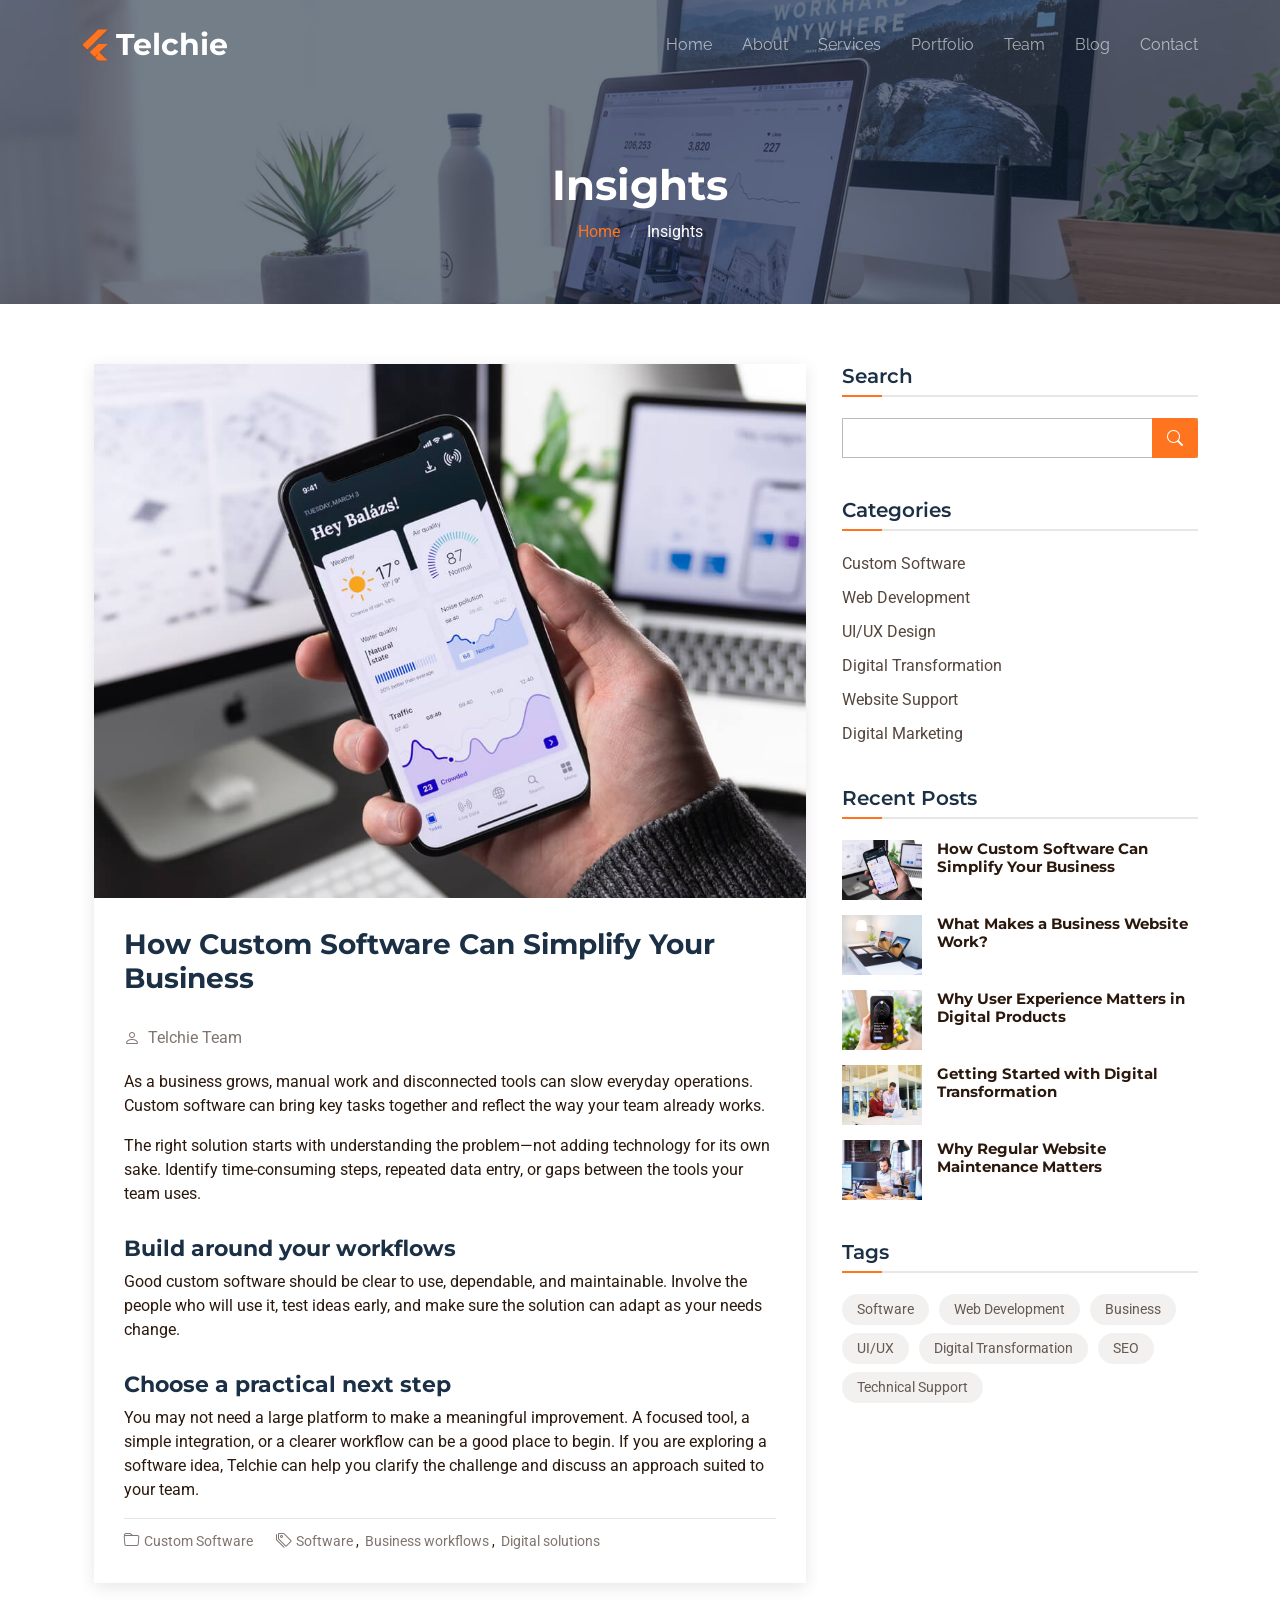
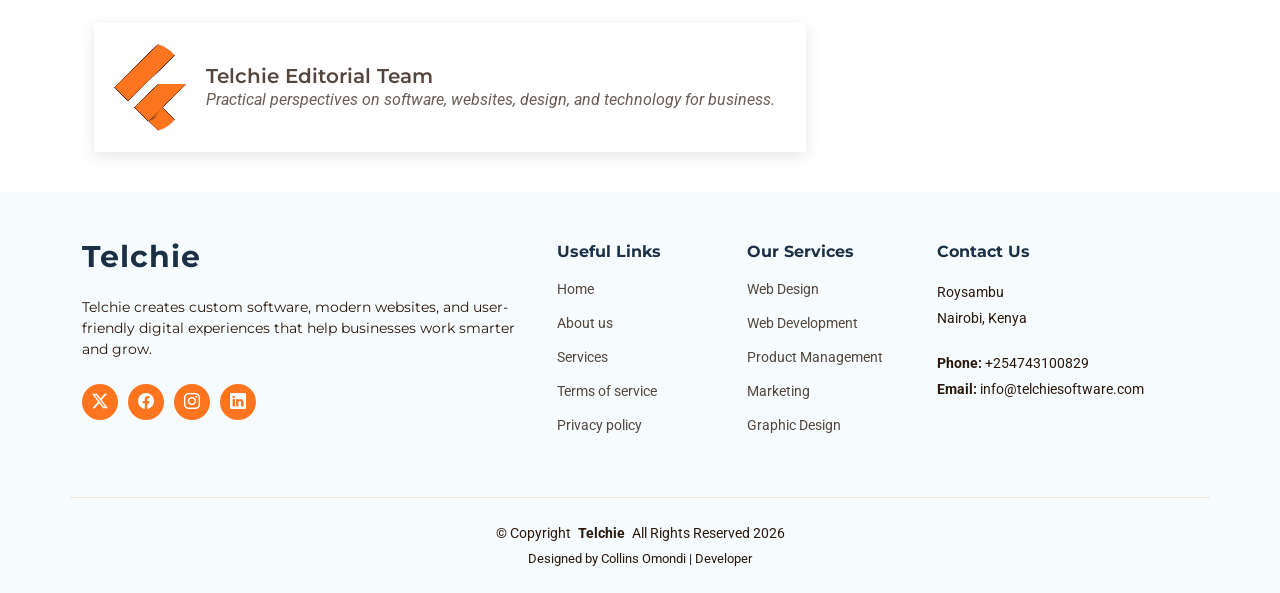
<file: blog-details.html>
<!DOCTYPE html>
<html lang="en">

<head>
  <meta charset="utf-8">
  <meta content="width=device-width, initial-scale=1.0" name="viewport">
  <title>How Custom Software Can Simplify Your Business | Telchie</title>
  <meta name="description" content="Explore how software tailored to your workflows can reduce repetitive work and support better business operations.">
  <meta name="keywords" content="custom software, business workflows, digital solutions">

  <!-- Favicons -->
  <link href="assets/img/telchie-icon.png" rel="icon">

  <!-- Fonts -->
  <link href="https://fonts.googleapis.com" rel="preconnect">
  <link href="https://fonts.gstatic.com" rel="preconnect" crossorigin>
  <link href="https://fonts.googleapis.com/css2?family=Roboto:ital,wght@0,100;0,300;0,400;0,500;0,700;0,900;1,100;1,300;1,400;1,500;1,700;1,900&family=Montserrat:ital,wght@0,100;0,200;0,300;0,400;0,500;0,600;0,700;0,800;0,900;1,100;1,200;1,300;1,400;1,500;1,600;1,700;1,800;1,900&family=Raleway:ital,wght@0,100;0,200;0,300;0,400;0,500;0,600;0,700;0,800;0,900;1,100;1,200;1,300;1,400;1,500;1,600;1,700;1,800;1,900&display=swap" rel="stylesheet">

  <!-- Vendor CSS Files -->
  <link href="assets/vendor/bootstrap/css/bootstrap.min.css" rel="stylesheet">
  <link href="assets/vendor/bootstrap-icons/bootstrap-icons.css" rel="stylesheet">
  <link href="assets/vendor/aos/aos.css" rel="stylesheet">
  <link href="assets/vendor/glightbox/css/glightbox.min.css" rel="stylesheet">
  <link href="assets/vendor/swiper/swiper-bundle.min.css" rel="stylesheet">

  <!-- Main CSS File -->
  <link href="assets/css/main.css" rel="stylesheet">

  <!-- =======================================================
  * Template Name: Nova
  * Template URL: https://bootstrapmade.com/nova-bootstrap-business-template/
  * Updated: Aug 07 2024 with Bootstrap v5.3.3
  * Author: BootstrapMade.com
  * License: https://bootstrapmade.com/license/
  ======================================================== -->
</head>

<body class="blog-details-page">

  <header id="header" class="header d-flex align-items-center fixed-top">
    <div class="container-fluid container-xl position-relative d-flex align-items-center justify-content-between">

      <a href="index.html" class="logo d-flex align-items-center">
        <!-- Uncomment the line below if you also wish to use an image logo -->
        <!-- <img src="assets/img/logo.png" alt=""> -->
        <img src="assets/img/telchie-icon.png" alt="">
        <h1 class="sitename">Telchie</h1>
      </a>

      <nav id="navmenu" class="navmenu">
        <ul>
          <li><a href="index.html">Home<br></a></li>
          <li><a href="about.html">About</a></li>
          <li><a href="services.html">Services</a></li>
          <li><a href="portfolio.html">Portfolio</a></li>
          <li><a href="team.html">Team</a></li>
          <li><a href="blog.html">Blog</a></li>
          <li><a href="contact.html">Contact</a></li>
        </ul>
        <i class="mobile-nav-toggle d-xl-none bi bi-list"></i>
      </nav>

    </div>
  </header>

  <main class="main">

    <!-- Page Title -->
    <div class="page-title dark-background" data-aos="fade" style="background-image: url(assets/img/blog-page-title-bg.jpg);">
      <div class="container">
        <h1>Insights</h1>
        <nav class="breadcrumbs">
          <ol>
            <li><a href="index.html">Home</a></li>
            <li class="current">Insights</li>
          </ol>
        </nav>
      </div>
    </div><!-- End Page Title -->

    <div class="container">
      <div class="row">

        <div class="col-lg-8">

          <!-- Blog Details Section -->
          <section id="blog-details" class="blog-details section">
            <div class="container">

              <article class="article">

                <div class="post-img">
                  <img src="assets/img/portfolio/app-1.jpg" alt="Illustrative mobile interface displaying business information" class="img-fluid">
                </div>

                <h2 class="title">How Custom Software Can Simplify Your Business</h2>

                <div class="meta-top">
                  <ul>
                    <li class="d-flex align-items-center"><i class="bi bi-person"></i> <span>Telchie Team</span></li>
                  </ul>
                </div><!-- End meta top -->

                <div class="content">
                  <p>
                    As a business grows, manual work and disconnected tools can slow everyday operations. Custom software can bring key tasks together and reflect the way your team already works.
                  </p>

                  <p>
                    The right solution starts with understanding the problem—not adding technology for its own sake. Identify time-consuming steps, repeated data entry, or gaps between the tools your team uses.
                  </p>

                  <blockquote>
                    <p>
                      Useful software is designed around real people, real workflows, and a clear business goal.
                    </p>
                  </blockquote>

                  <p>
                    A focused discovery phase helps establish who will use the software, which tasks matter most, and what a successful outcome looks like. Starting with essential features keeps the first release practical and leaves room to improve over time.
                  </p>

                  <h3>Build around your workflows</h3>
                  <p>
                    Good custom software should be clear to use, dependable, and maintainable. Involve the people who will use it, test ideas early, and make sure the solution can adapt as your needs change.
                  </p>
                  <img src="assets/img/why-us-bg.jpg" class="img-fluid" alt="Colleagues collaborating on a digital project">

                  <h3>Choose a practical next step</h3>
                  <p>
                    You may not need a large platform to make a meaningful improvement. A focused tool, a simple integration, or a clearer workflow can be a good place to begin.
                  </p>
                  <p>
                    If you are exploring a software idea, Telchie can help you clarify the challenge and discuss an approach suited to your team.
                  </p>

                </div><!-- End post content -->

                <div class="meta-bottom">
                  <i class="bi bi-folder"></i>
                  <ul class="cats">
                    <li><a href="#">Business</a></li>
                  </ul>

                  <i class="bi bi-tags"></i>
                  <ul class="tags">
                    <li><a href="services.html">Software</a></li>
                    <li><a href="services.html">Business workflows</a></li>
                    <li><a href="services.html">Digital solutions</a></li>
                  </ul>
                </div><!-- End meta bottom -->

              </article>

            </div>
          </section><!-- /Blog Details Section -->

          <!-- Blog Author Section -->
          <section id="blog-author" class="blog-author section">

            <div class="container">
              <div class="author-container d-flex align-items-center">
                <img src="assets/img/telchie-icon.png" class="rounded-circle flex-shrink-0" alt="Telchie Software logo">
                <div>
                  <h4>Telchie Editorial Team</h4>
                  <p>
                    Practical perspectives on software, websites, design, and technology for business.
                  </p>
                </div>
              </div>
            </div>

          </section><!-- /Blog Author Section -->

          <!-- Blog Comments Section -->
          <section id="blog-comments" class="blog-comments section" hidden>

            <div class="container">

              <h4 class="comments-count">8 Comments</h4>

              <div id="comment-1" class="comment">
                <div class="d-flex">
                  <div class="comment-img"><img src="assets/img/blog/comments-1.jpg" alt=""></div>
                  <div>
                    <h5><a href="">Georgia Reader</a> <a href="#" class="reply"><i class="bi bi-reply-fill"></i> Reply</a></h5>
                    <time datetime="2020-01-01">01 Jan,2022</time>
                    <p>
                      Et rerum totam nisi. Molestiae vel quam dolorum vel voluptatem et et. Est ad aut sapiente quis molestiae est qui cum soluta.
                      Vero aut rerum vel. Rerum quos laboriosam placeat ex qui. Sint qui facilis et.
                    </p>
                  </div>
                </div>
              </div><!-- End comment #1 -->

              <div id="comment-2" class="comment">
                <div class="d-flex">
                  <div class="comment-img"><img src="assets/img/blog/comments-2.jpg" alt=""></div>
                  <div>
                    <h5><a href="">Aron Alvarado</a> <a href="#" class="reply"><i class="bi bi-reply-fill"></i> Reply</a></h5>
                    <time datetime="2020-01-01">01 Jan,2022</time>
                    <p>
                      Ipsam tempora sequi voluptatem quis sapiente non. Autem itaque eveniet saepe. Officiis illo ut beatae.
                    </p>
                  </div>
                </div>

                <div id="comment-reply-1" class="comment comment-reply">
                  <div class="d-flex">
                    <div class="comment-img"><img src="assets/img/blog/comments-3.jpg" alt=""></div>
                    <div>
                      <h5><a href="">Lynda Small</a> <a href="#" class="reply"><i class="bi bi-reply-fill"></i> Reply</a></h5>
                      <time datetime="2020-01-01">01 Jan,2022</time>
                      <p>
                        Enim ipsa eum fugiat fuga repellat. Commodi quo quo dicta. Est ullam aspernatur ut vitae quia mollitia id non. Qui ad quas nostrum rerum sed necessitatibus aut est. Eum officiis sed repellat maxime vero nisi natus. Amet nesciunt nesciunt qui illum omnis est et dolor recusandae.

                        Recusandae sit ad aut impedit et. Ipsa labore dolor impedit et natus in porro aut. Magnam qui cum. Illo similique occaecati nihil modi eligendi. Pariatur distinctio labore omnis incidunt et illum. Expedita et dignissimos distinctio laborum minima fugiat.

                        Libero corporis qui. Nam illo odio beatae enim ducimus. Harum reiciendis error dolorum non autem quisquam vero rerum neque.
                      </p>
                    </div>
                  </div>

                  <div id="comment-reply-2" class="comment comment-reply">
                    <div class="d-flex">
                      <div class="comment-img"><img src="assets/img/blog/comments-4.jpg" alt=""></div>
                      <div>
                        <h5><a href="">Sianna Ramsay</a> <a href="#" class="reply"><i class="bi bi-reply-fill"></i> Reply</a></h5>
                        <time datetime="2020-01-01">01 Jan,2022</time>
                        <p>
                          Et dignissimos impedit nulla et quo distinctio ex nemo. Omnis quia dolores cupiditate et. Ut unde qui eligendi sapiente omnis ullam. Placeat porro est commodi est officiis voluptas repellat quisquam possimus. Perferendis id consectetur necessitatibus.
                        </p>
                      </div>
                    </div>

                  </div><!-- End comment reply #2-->

                </div><!-- End comment reply #1-->

              </div><!-- End comment #2-->

              <div id="comment-3" class="comment">
                <div class="d-flex">
                  <div class="comment-img"><img src="assets/img/blog/comments-5.jpg" alt=""></div>
                  <div>
                    <h5><a href="">Nolan Davidson</a> <a href="#" class="reply"><i class="bi bi-reply-fill"></i> Reply</a></h5>
                    <time datetime="2020-01-01">01 Jan,2022</time>
                    <p>
                      Distinctio nesciunt rerum reprehenderit sed. Iste omnis eius repellendus quia nihil ut accusantium tempore. Nesciunt expedita id dolor exercitationem aspernatur aut quam ut. Voluptatem est accusamus iste at.
                      Non aut et et esse qui sit modi neque. Exercitationem et eos aspernatur. Ea est consequuntur officia beatae ea aut eos soluta. Non qui dolorum voluptatibus et optio veniam. Quam officia sit nostrum dolorem.
                    </p>
                  </div>
                </div>

              </div><!-- End comment #3 -->

              <div id="comment-4" class="comment">
                <div class="d-flex">
                  <div class="comment-img"><img src="assets/img/blog/comments-6.jpg" alt=""></div>
                  <div>
                    <h5><a href="">Kay Duggan</a> <a href="#" class="reply"><i class="bi bi-reply-fill"></i> Reply</a></h5>
                    <time datetime="2020-01-01">01 Jan,2022</time>
                    <p>
                      Dolorem atque aut. Omnis doloremque blanditiis quia eum porro quis ut velit tempore. Cumque sed quia ut maxime. Est ad aut cum. Ut exercitationem non in fugiat.
                    </p>
                  </div>
                </div>

              </div><!-- End comment #4 -->

            </div>

          </section><!-- /Blog Comments Section -->

          <!-- Comment Form Section -->
          <section id="comment-form" class="comment-form section" hidden>
            <div class="container">

              <form action="">

                <h4>Post Comment</h4>
                <p>Your email address will not be published. Required fields are marked * </p>
                <div class="row">
                  <div class="col-md-6 form-group">
                    <input name="name" type="text" class="form-control" placeholder="Your Name*">
                  </div>
                  <div class="col-md-6 form-group">
                    <input name="email" type="text" class="form-control" placeholder="Your Email*">
                  </div>
                </div>
                <div class="row">
                  <div class="col form-group">
                    <input name="website" type="text" class="form-control" placeholder="Your Website">
                  </div>
                </div>
                <div class="row">
                  <div class="col form-group">
                    <textarea name="comment" class="form-control" placeholder="Your Comment*"></textarea>
                  </div>
                </div>

                <div class="text-center">
                  <button type="submit" class="btn btn-primary">Post Comment</button>
                </div>

              </form>

            </div>
          </section><!-- /Comment Form Section -->

        </div>

        <div class="col-lg-4 sidebar">

          <div class="widgets-container">

            <!-- Search Widget -->
            <div class="search-widget widget-item">

              <h3 class="widget-title">Search</h3>
              <form action="">
                <input type="text">
                <button type="submit" title="Search"><i class="bi bi-search"></i></button>
              </form>

            </div><!--/Search Widget -->

            <!-- Categories Widget -->
            <div class="categories-widget widget-item">

              <h3 class="widget-title">Categories</h3>
              <ul class="mt-3">
                <li><a href="blog.html">Custom Software</a></li>
                <li><a href="blog.html">Web Development</a></li>
                <li><a href="blog.html">UI/UX Design</a></li>
                <li><a href="blog.html">Digital Transformation</a></li>
                <li><a href="blog.html">Website Support</a></li>
                <li><a href="blog.html">Digital Marketing</a></li>
              </ul>

            </div><!--/Categories Widget -->

            <!-- Recent Posts Widget -->
            <div class="recent-posts-widget widget-item">

              <h3 class="widget-title">Recent Posts</h3>

              <div class="post-item">
                <img src="assets/img/portfolio/app-1.jpg" alt="Mobile application interface" class="flex-shrink-0">
                <div>
                  <h4><a href="blog-details.html">How Custom Software Can Simplify Your Business</a></h4>
                </div>
              </div><!-- End recent post item-->

              <div class="post-item">
                <img src="assets/img/cards-1.jpg" alt="Laptop and tablet in a digital workspace" class="flex-shrink-0">
                <div>
                  <h4><a href="blog.html">What Makes a Business Website Work?</a></h4>
                </div>
              </div><!-- End recent post item-->

              <div class="post-item">
                <img src="assets/img/portfolio/app-2.jpg" alt="Mobile wallet application screen" class="flex-shrink-0">
                <div>
                  <h4><a href="blog.html">Why User Experience Matters in Digital Products</a></h4>
                </div>
              </div><!-- End recent post item-->

              <div class="post-item">
                <img src="assets/img/blog/blog-4.jpg" alt="Team members working together with laptops" class="flex-shrink-0">
                <div>
                  <h4><a href="blog.html">Getting Started with Digital Transformation</a></h4>
                </div>
              </div><!-- End recent post item-->

              <div class="post-item">
                <img src="assets/img/blog/blog-1.jpg" alt="Support professional assisting a customer at a computer" class="flex-shrink-0">
                <div>
                  <h4><a href="blog.html">Why Regular Website Maintenance Matters</a></h4>
                </div>
              </div><!-- End recent post item-->

            </div><!--/Recent Posts Widget -->

            <!-- Tags Widget -->
            <div class="tags-widget widget-item">

              <h3 class="widget-title">Tags</h3>
              <ul>
                <li><a href="blog.html">Software</a></li>
                <li><a href="blog.html">Web Development</a></li>
                <li><a href="#">Business</a></li>
                <li><a href="blog.html">UI/UX</a></li>
                <li><a href="blog.html">Digital Transformation</a></li>
                <li><a href="blog.html">SEO</a></li>
                <li><a href="blog.html">Technical Support</a></li>
              </ul>

            </div><!--/Tags Widget -->

          </div>

        </div>

      </div>
    </div>

  </main>

  <footer id="footer" class="footer light-background">

    <div class="footer-top">
      <div class="container">
        <div class="row gy-4">
          <div class="col-lg-5 col-md-12 footer-about">
            <a href="index.html" class="logo d-flex align-items-center">
              <span class="sitename">Telchie</span>
            </a>
            <p>Telchie creates custom software, modern websites, and user-friendly digital experiences that help businesses work smarter and grow.</p>
            <div class="social-links d-flex mt-4">
              <a href=""><i class="bi bi-twitter-x"></i></a>
              <a href=""><i class="bi bi-facebook"></i></a>
              <a href=""><i class="bi bi-instagram"></i></a>
              <a href=""><i class="bi bi-linkedin"></i></a>
            </div>
          </div>

          <div class="col-lg-2 col-6 footer-links">
            <h4>Useful Links</h4>
            <ul>
              <li><a href="#">Home</a></li>
              <li><a href="#">About us</a></li>
              <li><a href="#">Services</a></li>
              <li><a href="#">Terms of service</a></li>
              <li><a href="#">Privacy policy</a></li>
            </ul>
          </div>

          <div class="col-lg-2 col-6 footer-links">
            <h4>Our Services</h4>
            <ul>
              <li><a href="#">Web Design</a></li>
              <li><a href="#">Web Development</a></li>
              <li><a href="#">Product Management</a></li>
              <li><a href="#">Marketing</a></li>
              <li><a href="#">Graphic Design</a></li>
            </ul>
          </div>

          <div class="col-lg-3 col-md-12 footer-contact text-center text-md-start">
            <h4>Contact Us</h4>
            <p>Roysambu</p>
            <p>Nairobi, Kenya</p>
            <p class="mt-4"><strong>Phone:</strong> <span>+254743100829</span></p>
            <p><strong>Email:</strong> <span>info@telchiesoftware.com</span></p>
          </div>

        </div>
      </div>
    </div>

    <div class="container copyright text-center">
      <p>© <span>Copyright</span> <strong class="px-1 sitename">Telchie</strong> <span>All Rights Reserved 2026</span></p>
      <div class="credits text-accent-color">
        Designed by Collins Omondi | Developer
      </div>
    </div>

  </footer>

  <!-- Scroll Top -->
  <a href="#" id="scroll-top" class="scroll-top d-flex align-items-center justify-content-center"><i class="bi bi-arrow-up-short"></i></a>

  <!-- Preloader -->
  <div id="preloader"></div>

  <!-- Vendor JS Files -->
  <script src="assets/vendor/bootstrap/js/bootstrap.bundle.min.js"></script>
  <script src="assets/vendor/php-email-form/validate.js"></script>
  <script src="assets/vendor/aos/aos.js"></script>
  <script src="assets/vendor/glightbox/js/glightbox.min.js"></script>
  <script src="assets/vendor/swiper/swiper-bundle.min.js"></script>
  <script src="assets/vendor/imagesloaded/imagesloaded.pkgd.min.js"></script>
  <script src="assets/vendor/isotope-layout/isotope.pkgd.min.js"></script>

  <!-- Main JS File -->
  <script>
    const articles = {
      software: {
        title: 'How Custom Software Can Simplify Your Business',
        category: 'Custom Software',
        image: 'assets/img/portfolio/app-1.jpg',
        imageAlt: 'Illustrative mobile interface displaying business information',
        sections: [
          ['p', 'As a business grows, manual work and disconnected tools can slow everyday operations. Custom software can bring key tasks together and reflect the way your team already works.'],
          ['p', 'The right solution starts with understanding the problem—not adding technology for its own sake. Identify time-consuming steps, repeated data entry, or gaps between the tools your team uses.'],
          ['h3', 'Build around your workflows'],
          ['p', 'Good custom software should be clear to use, dependable, and maintainable. Involve the people who will use it, test ideas early, and make sure the solution can adapt as your needs change.'],
          ['h3', 'Choose a practical next step'],
          ['p', 'You may not need a large platform to make a meaningful improvement. A focused tool, a simple integration, or a clearer workflow can be a good place to begin. If you are exploring a software idea, Telchie can help you clarify the challenge and discuss an approach suited to your team.']
        ]
      },
      website: {
        title: 'What Makes a Business Website Work?',
        category: 'Web Development',
        image: 'assets/img/cards-1.jpg',
        imageAlt: 'Laptop and tablet in a digital workspace',
        sections: [
          ['p', 'A business website is often the first place potential customers learn about your services. It should quickly explain what you offer, who you help, and how visitors can take the next step.'],
          ['h3', 'Make the experience clear'],
          ['p', 'Organize information around visitor needs, use straightforward language, and make navigation easy to understand. A responsive layout helps people browse comfortably across phones, tablets, and computers.'],
          ['h3', 'Build for trust and action'],
          ['p', 'Useful content, accessible design, fast loading, and clear contact options all contribute to a dependable website. Regular updates help keep information accurate as your business evolves.']
        ]
      },
      ux: {
        title: 'Why User Experience Matters in Digital Products',
        category: 'UI/UX Design',
        image: 'assets/img/portfolio/app-2.jpg',
        imageAlt: 'Mobile wallet application screen',
        sections: [
          ['p', 'A digital product is most effective when people can understand it and complete their tasks without unnecessary effort. User experience design helps make that possible.'],
          ['h3', 'Start with the people who will use it'],
          ['p', 'Understanding users, their goals, and the challenges they face helps guide useful design decisions. Clear layouts, familiar patterns, and readable content make interfaces easier to navigate.'],
          ['h3', 'Test, learn, and improve'],
          ['p', 'Early prototypes and feedback can reveal confusion before development is complete. Improving a product over time helps keep it useful as user needs and business goals change.']
        ]
      },
      transformation: {
        title: 'Getting Started with Digital Transformation',
        category: 'Digital Transformation',
        image: 'assets/img/blog/blog-4.jpg',
        imageAlt: 'Team members working together with laptops',
        sections: [
          ['p', 'Digital transformation does not have to begin with a large technology project. It can start with a practical business goal and a clear understanding of where existing processes could work better.'],
          ['h3', 'Focus on a real business need'],
          ['p', 'Look for repeated manual tasks, delayed information, or customer experiences that could be improved. Prioritize changes that can be measured and that address a meaningful need.'],
          ['h3', 'Bring your team along'],
          ['p', 'Involve the people affected by the change, introduce tools with appropriate support, and review what is working. Small, considered improvements can create a strong foundation for further progress.']
        ]
      },
      maintenance: {
        title: 'Why Regular Website Maintenance Matters',
        category: 'Website Support',
        image: 'assets/img/blog/blog-1.jpg',
        imageAlt: 'Support professional assisting a customer at a computer',
        sections: [
          ['p', 'A website needs attention after launch to remain accurate, dependable, and useful. Routine checks help identify issues before they disrupt visitors or business operations.'],
          ['h3', 'Keep your site current'],
          ['p', 'Review content and contact details, update software components, and check that pages work across common devices. Backups and basic security practices also help protect your site.'],
          ['h3', 'Make improvements over time'],
          ['p', 'Monitoring performance and listening to visitor feedback can highlight opportunities to improve. A consistent maintenance routine helps your website continue to support your business.']
        ]
      },
      seo: {
        title: 'A Practical Introduction to Search Engine Optimization',
        category: 'Digital Marketing',
        image: 'assets/img/cards-4.jpg',
        imageAlt: 'Laptop and tablet at a digital design workstation',
        sections: [
          ['p', 'Search engine optimization helps make useful website content easier for people to discover. A good starting point is to understand the questions your audience asks and answer them clearly.'],
          ['h3', 'Make your content and structure useful'],
          ['p', 'Use descriptive page titles, logical headings, and clear navigation. Helpful, original content and a mobile-friendly experience benefit visitors as well as search visibility.'],
          ['h3', 'Keep improving'],
          ['p', 'Search performance takes time. Review how people find and use your pages, then make measured improvements. Avoid shortcuts that promise instant results at the expense of a trustworthy user experience.']
        ]
      }
    };
    const article = articles[new URLSearchParams(window.location.search).get('article')] || articles.software;
    const articleElement = document.querySelector('.article');
    const articleTitle = articleElement.querySelector('.title');
    const articleImage = articleElement.querySelector('.post-img img');
    const articleContent = articleElement.querySelector('.content');

    articleTitle.textContent = article.title;
    articleImage.src = article.image;
    articleImage.alt = article.imageAlt;
    articleContent.replaceChildren(...article.sections.map(([tag, text]) => {
      const element = document.createElement(tag);
      element.textContent = text;
      return element;
    }));
    articleElement.querySelector('.cats a').textContent = article.category;
    document.title = `${article.title} | Telchie`;
    document.querySelector('meta[name="description"]').content = article.sections[0][1];
  </script>
  <script src="assets/js/main.js"></script>

</body>

</html>
</file>
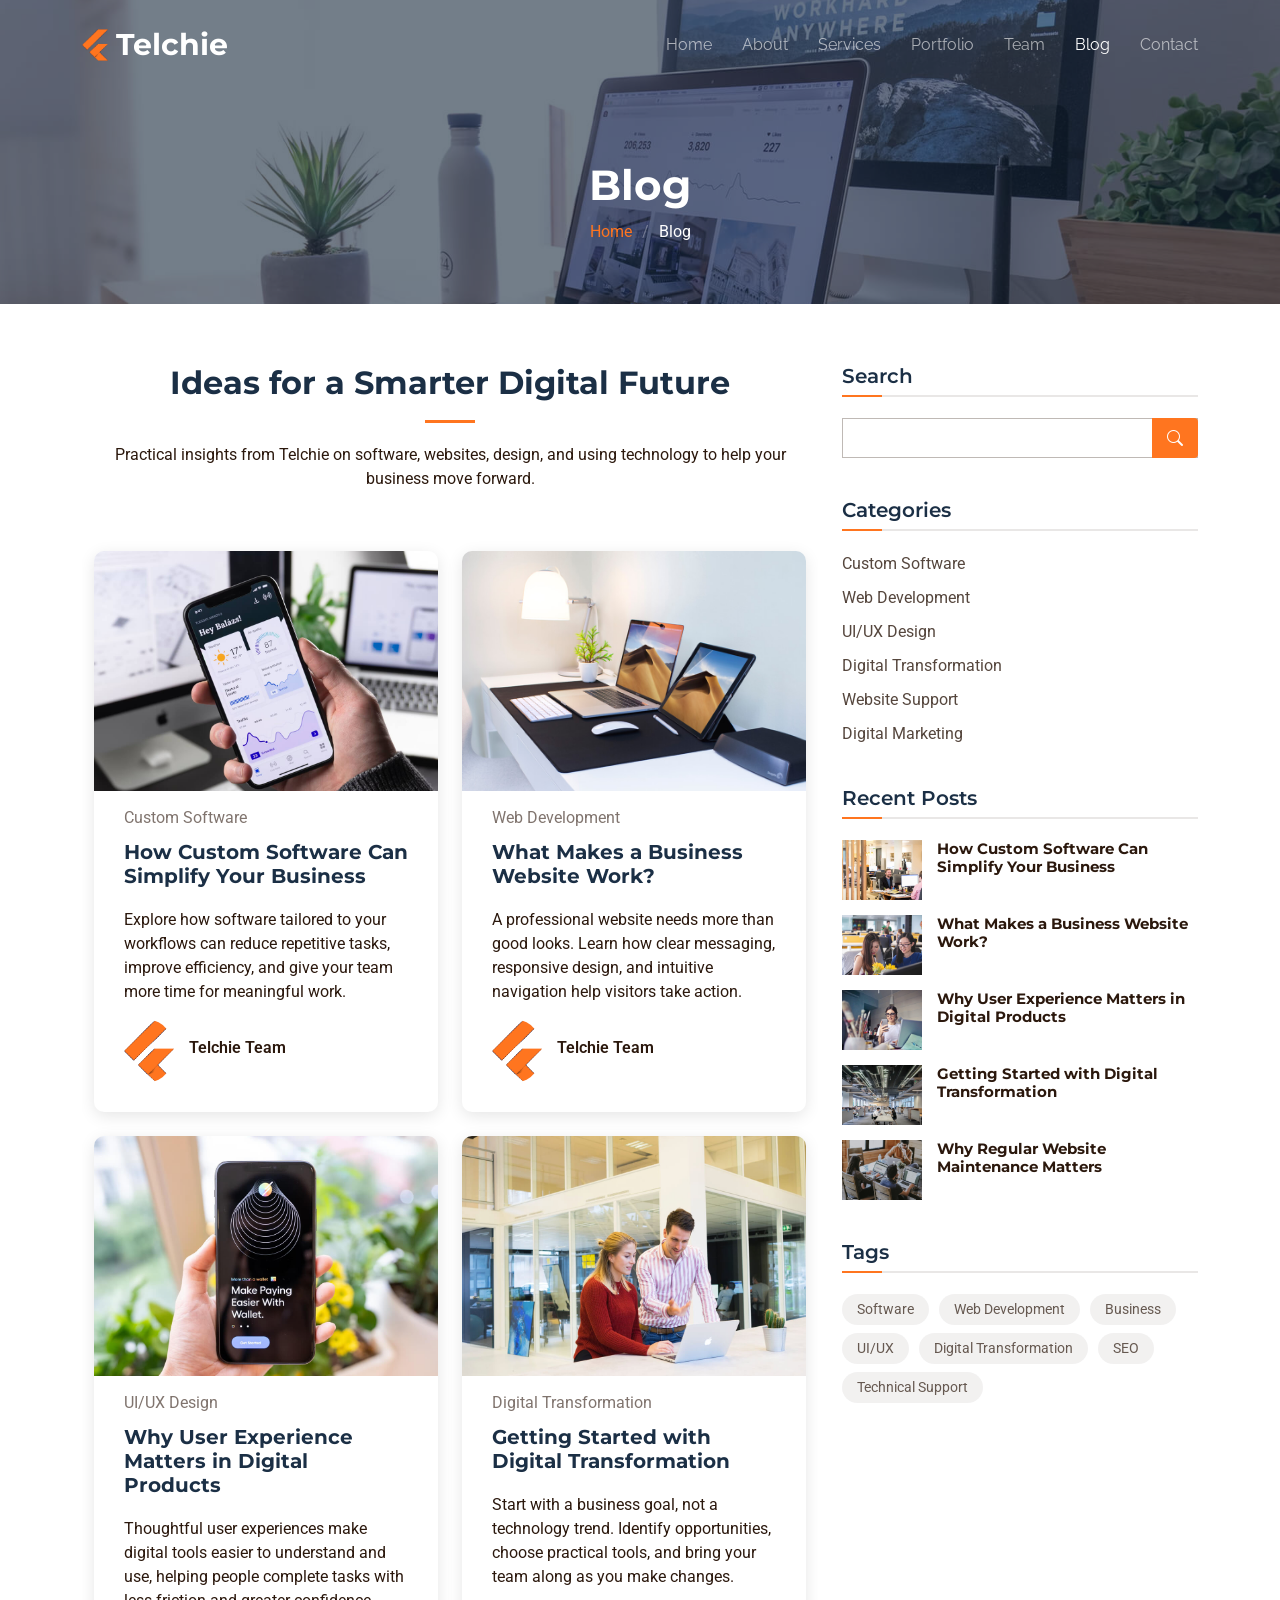
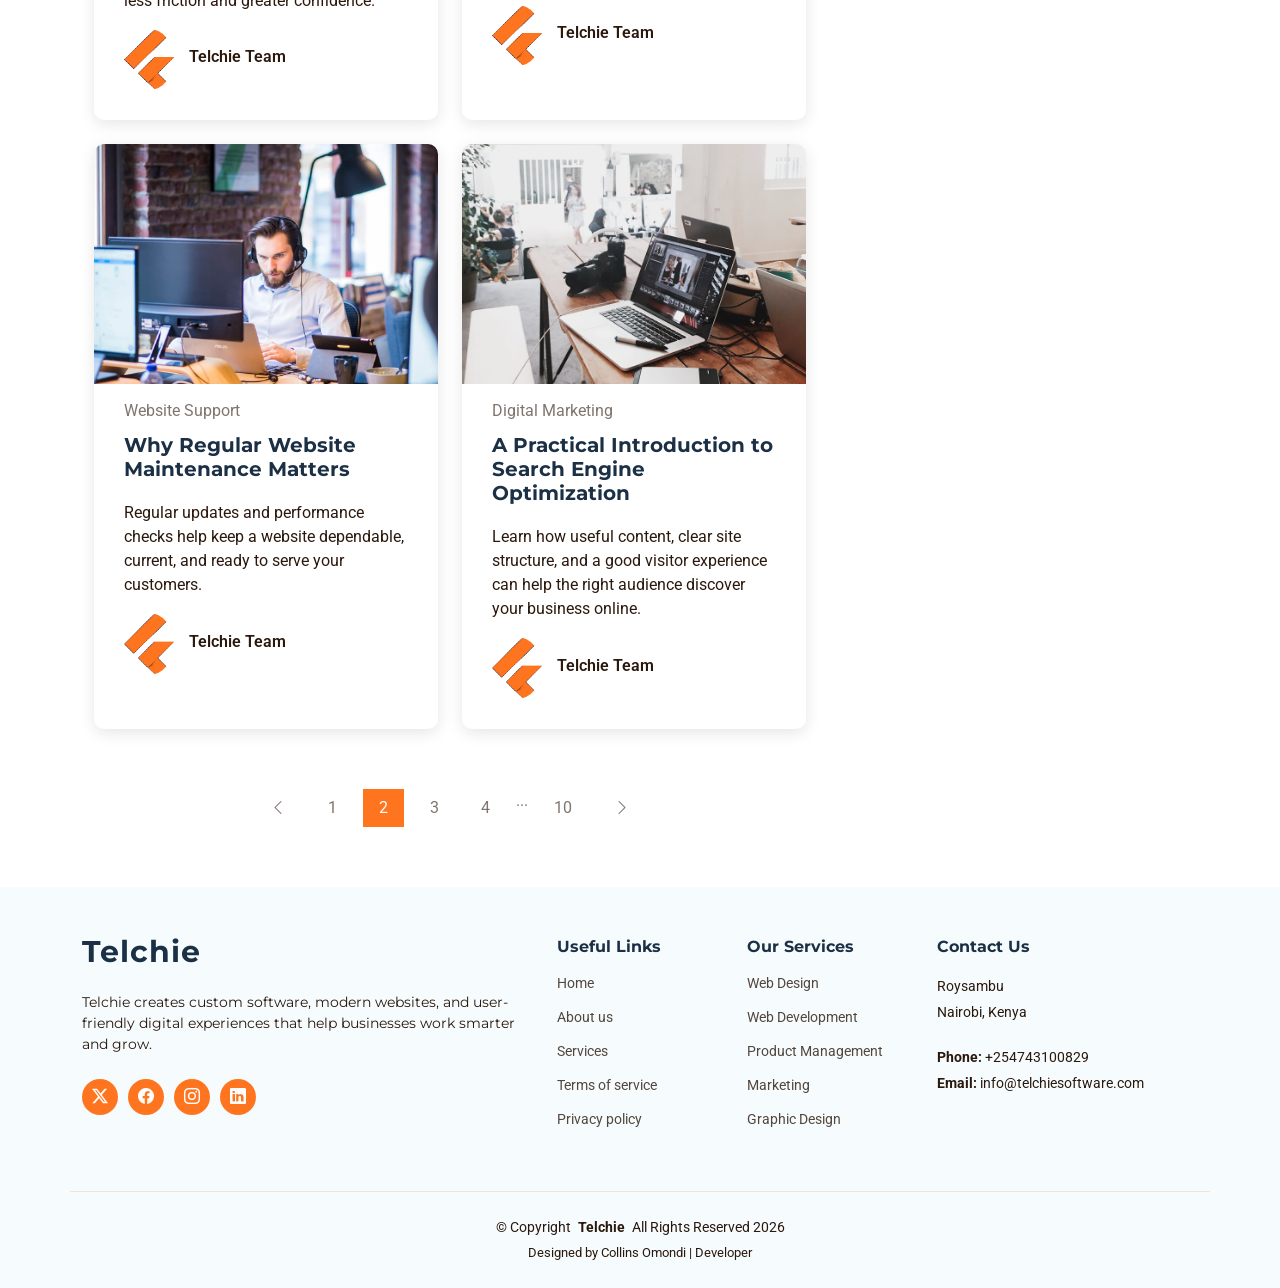
<file: blog.html>
<!DOCTYPE html>
<html lang="en">

<head>
  <meta charset="utf-8">
  <meta content="width=device-width, initial-scale=1.0" name="viewport">
  <title>Telchie Software Ltd</title>
  <link rel="icon" href="assets/img/telchie-icon.png">
  <meta name="description" content="Explore Telchie's practical insights on custom software, web development, user experience, and digital transformation.">
  <meta name="keywords" content="Telchie blog, software, web design, digital transformation, SEO">
  <link href="assets/img/telchie-icon.png" rel="icon">

  <!-- Favicons -->
<link rel="icon" href="assets/img/telchie-icon.png">
  

  <!-- Fonts -->
  <link href="https://fonts.googleapis.com" rel="preconnect">
  <link href="https://fonts.gstatic.com" rel="preconnect" crossorigin>
  <link href="https://fonts.googleapis.com/css2?family=Roboto:ital,wght@0,100;0,300;0,400;0,500;0,700;0,900;1,100;1,300;1,400;1,500;1,700;1,900&family=Montserrat:ital,wght@0,100;0,200;0,300;0,400;0,500;0,600;0,700;0,800;0,900;1,100;1,200;1,300;1,400;1,500;1,600;1,700;1,800;1,900&family=Raleway:ital,wght@0,100;0,200;0,300;0,400;0,500;0,600;0,700;0,800;0,900;1,100;1,200;1,300;1,400;1,500;1,600;1,700;1,800;1,900&display=swap" rel="stylesheet">

  <!-- Vendor CSS Files -->
  <link href="assets/vendor/bootstrap/css/bootstrap.min.css" rel="stylesheet">
  <link href="assets/vendor/bootstrap-icons/bootstrap-icons.css" rel="stylesheet">
  <link href="assets/vendor/aos/aos.css" rel="stylesheet">
  <link href="assets/vendor/glightbox/css/glightbox.min.css" rel="stylesheet">
  <link href="assets/vendor/swiper/swiper-bundle.min.css" rel="stylesheet">

  <!-- Main CSS File -->
  <link href="assets/css/main.css" rel="stylesheet">

  <!-- =======================================================
  * Template Name: Nova
  * Template URL: https://bootstrapmade.com/nova-bootstrap-business-template/
  * Updated: Aug 07 2024 with Bootstrap v5.3.3
  * Author: BootstrapMade.com
  * License: https://bootstrapmade.com/license/
  ======================================================== -->
</head>

<body class="blog-page">

  <header id="header" class="header d-flex align-items-center fixed-top">
    <div class="container-fluid container-xl position-relative d-flex align-items-center justify-content-between">

      <a href="index.html" class="logo d-flex align-items-center">
        <!-- Uncomment the line below if you also wish to use an image logo -->
        <!-- <img src="assets/img/logo.png" alt=""> -->
        <img src="assets/img/telchie-icon.png" alt="">
        <h1 class="sitename">Telchie</h1>
      </a>

      <nav id="navmenu" class="navmenu">
        <ul>
          <li><a href="index.html">Home<br></a></li>
          <li><a href="about.html">About</a></li>
          <li><a href="services.html">Services</a></li>
          <li><a href="portfolio.html">Portfolio</a></li>
          <li><a href="team.html">Team</a></li>
          <li><a href="blog.html" class="active">Blog</a></li>
          <li><a href="contact.html">Contact</a></li>
        </ul>
        <i class="mobile-nav-toggle d-xl-none bi bi-list"></i>
      </nav>

    </div>
  </header>

  <main class="main">

    <!-- Page Title -->
    <div class="page-title dark-background" data-aos="fade" style="background-image: url(assets/img/blog-page-title-bg.jpg);">
      <div class="container">
        <h1>Blog</h1>
        <nav class="breadcrumbs">
          <ol>
            <li><a href="index.html">Home</a></li>
            <li class="current">Blog</li>
          </ol>
        </nav>
      </div>
    </div><!-- End Page Title -->

    <div class="container">
      <div class="row">

        <div class="col-lg-8">

          <!-- Blog Posts Section -->
          <section id="blog-posts" class="blog-posts section">

            <div class="container">
              <div class="section-title" data-aos="fade-up">
                <h2>Ideas for a Smarter Digital Future</h2>
                <p>Practical insights from Telchie on software, websites, design, and using technology to help your business move forward.</p>
              </div>
              <div class="row gy-4">

                <div class="col-lg-6">
                  <article>

                    <div class="post-img">
                      <img src="assets/img/portfolio/app-1.jpg" alt="Mobile application interface displaying business data" class="img-fluid">
                    </div>

                    <p class="post-category">Custom Software</p>

                    <h2 class="title">
                      <a href="blog-details.html?article=software">How Custom Software Can Simplify Your Business</a>
                    </h2>
                    <p>Explore how software tailored to your workflows can reduce repetitive tasks, improve efficiency, and give your team more time for meaningful work.</p>

                    <div class="d-flex align-items-center">
                      <img src="assets/img/telchie-icon.png" alt="Telchie" class="img-fluid post-author-img flex-shrink-0">
                      <div class="post-meta">
                        <p class="post-author">Telchie Team</p>
                      </div>
                    </div>

                  </article>
                </div><!-- End post list item -->

                <div class="col-lg-6">
                  <article>

                    <div class="post-img">
                      <img src="assets/img/cards-1.jpg" alt="Laptop and tablet in a digital workspace" class="img-fluid">
                    </div>

                    <p class="post-category">Web Development</p>

                    <h2 class="title">
                      <a href="blog-details.html?article=website">What Makes a Business Website Work?</a>
                    </h2>
                    <p>A professional website needs more than good looks. Learn how clear messaging, responsive design, and intuitive navigation help visitors take action.</p>

                    <div class="d-flex align-items-center">
                      <img src="assets/img/telchie-icon.png" alt="Telchie" class="img-fluid post-author-img flex-shrink-0">
                      <div class="post-meta">
                        <p class="post-author">Telchie Team</p>
                      </div>
                    </div>

                  </article>
                </div><!-- End post list item -->

                <div class="col-lg-6">
                  <article>

                    <div class="post-img">
                      <img src="assets/img/portfolio/app-2.jpg" alt="Mobile wallet application screen" class="img-fluid">
                    </div>

                    <p class="post-category">UI/UX Design</p>

                    <h2 class="title">
                      <a href="blog-details.html?article=ux">Why User Experience Matters in Digital Products</a>
                    </h2>
                    <p>Thoughtful user experiences make digital tools easier to understand and use, helping people complete tasks with less friction and greater confidence.</p>

                    <div class="d-flex align-items-center">
                      <img src="assets/img/telchie-icon.png" alt="Telchie" class="img-fluid post-author-img flex-shrink-0">
                      <div class="post-meta">
                        <p class="post-author">Telchie Team</p>
                      </div>
                    </div>

                  </article>
                </div><!-- End post list item -->

                <div class="col-lg-6">
                  <article>

                    <div class="post-img">
                      <img src="assets/img/blog/blog-4.jpg" alt="Team members working together with laptops" class="img-fluid">
                    </div>

                    <p class="post-category">Digital Transformation</p>

                    <h2 class="title">
                      <a href="blog-details.html?article=transformation">Getting Started with Digital Transformation</a>
                    </h2>
                    <p>Start with a business goal, not a technology trend. Identify opportunities, choose practical tools, and bring your team along as you make changes.</p>

                    <div class="d-flex align-items-center">
                      <img src="assets/img/telchie-icon.png" alt="Telchie" class="img-fluid post-author-img flex-shrink-0">
                      <div class="post-meta">
                        <p class="post-author">Telchie Team</p>
                      </div>
                    </div>

                  </article>
                </div><!-- End post list item -->

                <div class="col-lg-6">
                  <article>

                    <div class="post-img">
                      <img src="assets/img/blog/blog-1.jpg" alt="Support professional assisting a customer at a computer" class="img-fluid">
                    </div>

                    <p class="post-category">Website Support</p>

                    <h2 class="title">
                      <a href="blog-details.html?article=maintenance">Why Regular Website Maintenance Matters</a>
                    </h2>
                    <p>Regular updates and performance checks help keep a website dependable, current, and ready to serve your customers.</p>

                    <div class="d-flex align-items-center">
                      <img src="assets/img/telchie-icon.png" alt="Telchie" class="img-fluid post-author-img flex-shrink-0">
                      <div class="post-meta">
                        <p class="post-author">Telchie Team</p>
                      </div>
                    </div>

                  </article>
                </div><!-- End post list item -->

                <div class="col-lg-6">
                  <article>

                    <div class="post-img">
                      <img src="assets/img/cards-4.jpg" alt="Laptop and tablet at a digital design workstation" class="img-fluid">
                    </div>

                    <p class="post-category">Digital Marketing</p>

                    <h2 class="title">
                      <a href="blog-details.html?article=seo">A Practical Introduction to Search Engine Optimization</a>
                    </h2>
                    <p>Learn how useful content, clear site structure, and a good visitor experience can help the right audience discover your business online.</p>

                    <div class="d-flex align-items-center">
                      <img src="assets/img/telchie-icon.png" alt="Telchie" class="img-fluid post-author-img flex-shrink-0">
                      <div class="post-meta">
                        <p class="post-author">Telchie Team</p>
                      </div>
                    </div>

                  </article>
                </div><!-- End post list item -->

              </div>
            </div>

          </section><!-- /Blog Posts Section -->

          <!-- Blog Pagination Section -->
          <section id="blog-pagination" class="blog-pagination section">

            <div class="container">
              <div class="d-flex justify-content-center">
                <ul>
                  <li><a href="#"><i class="bi bi-chevron-left"></i></a></li>
                  <li><a href="#">1</a></li>
                  <li><a href="#" class="active">2</a></li>
                  <li><a href="#">3</a></li>
                  <li><a href="#">4</a></li>
                  <li>...</li>
                  <li><a href="#">10</a></li>
                  <li><a href="#"><i class="bi bi-chevron-right"></i></a></li>
                </ul>
              </div>
            </div>

          </section><!-- /Blog Pagination Section -->

        </div>

        <div class="col-lg-4 sidebar">

          <div class="widgets-container">

            <!-- Search Widget -->
            <div class="search-widget widget-item">

              <h3 class="widget-title">Search</h3>
              <form action="">
                <input type="text">
                <button type="submit" title="Search"><i class="bi bi-search"></i></button>
              </form>

            </div><!--/Search Widget -->

            <!-- Categories Widget -->
            <div class="categories-widget widget-item">

              <h3 class="widget-title">Categories</h3>
              <ul class="mt-3">
                <li><a href="#">Custom Software</a></li>
                <li><a href="#">Web Development</a></li>
                <li><a href="#">UI/UX Design</a></li>
                <li><a href="#">Digital Transformation</a></li>
                <li><a href="#">Website Support</a></li>
                <li><a href="#">Digital Marketing</a></li>
              </ul>

            </div><!--/Categories Widget -->

            <!-- Recent Posts Widget -->
            <div class="recent-posts-widget widget-item">

              <h3 class="widget-title">Recent Posts</h3>

              <div class="post-item">
                <img src="assets/img/blog/blog-recent-1.jpg" alt="" class="flex-shrink-0">
                <div>
                  <h4><a href="blog-details.html?article=software">How Custom Software Can Simplify Your Business</a></h4>
                </div>
              </div><!-- End recent post item-->

              <div class="post-item">
                <img src="assets/img/blog/blog-recent-2.jpg" alt="" class="flex-shrink-0">
                <div>
                  <h4><a href="blog-details.html?article=website">What Makes a Business Website Work?</a></h4>
                </div>
              </div><!-- End recent post item-->

              <div class="post-item">
                <img src="assets/img/blog/blog-recent-3.jpg" alt="" class="flex-shrink-0">
                <div>
                  <h4><a href="blog-details.html?article=ux">Why User Experience Matters in Digital Products</a></h4>
                </div>
              </div><!-- End recent post item-->

              <div class="post-item">
                <img src="assets/img/blog/blog-recent-4.jpg" alt="" class="flex-shrink-0">
                <div>
                  <h4><a href="blog-details.html?article=transformation">Getting Started with Digital Transformation</a></h4>
                </div>
              </div><!-- End recent post item-->

              <div class="post-item">
                <img src="assets/img/blog/blog-recent-5.jpg" alt="" class="flex-shrink-0">
                <div>
                  <h4><a href="blog-details.html?article=maintenance">Why Regular Website Maintenance Matters</a></h4>
                </div>
              </div><!-- End recent post item-->

            </div><!--/Recent Posts Widget -->

            <!-- Tags Widget -->
            <div class="tags-widget widget-item">

              <h3 class="widget-title">Tags</h3>
              <ul>
                <li><a href="#">Software</a></li>
                <li><a href="#">Web Development</a></li>
                <li><a href="#">Business</a></li>
                <li><a href="#">UI/UX</a></li>
                <li><a href="#">Digital Transformation</a></li>
                <li><a href="#">SEO</a></li>
                <li><a href="#">Technical Support</a></li>
              </ul>

            </div><!--/Tags Widget -->

          </div>

        </div>

      </div>
    </div>

  </main>

  <footer id="footer" class="footer light-background">

    <div class="footer-top">
      <div class="container">
        <div class="row gy-4">
          <div class="col-lg-5 col-md-12 footer-about">
            <a href="index.html" class="logo d-flex align-items-center">
              <span class="sitename">Telchie</span>
            </a>
            <p>Telchie creates custom software, modern websites, and user-friendly digital experiences that help businesses work smarter and grow.</p>
            <div class="social-links d-flex mt-4">
              <a href=""><i class="bi bi-twitter-x"></i></a>
              <a href=""><i class="bi bi-facebook"></i></a>
              <a href=""><i class="bi bi-instagram"></i></a>
              <a href=""><i class="bi bi-linkedin"></i></a>
            </div>
          </div>

          <div class="col-lg-2 col-6 footer-links">
            <h4>Useful Links</h4>
            <ul>
              <li><a href="#">Home</a></li>
              <li><a href="#">About us</a></li>
              <li><a href="#">Services</a></li>
              <li><a href="#">Terms of service</a></li>
              <li><a href="#">Privacy policy</a></li>
            </ul>
          </div>

          <div class="col-lg-2 col-6 footer-links">
            <h4>Our Services</h4>
            <ul>
              <li><a href="#">Web Design</a></li>
              <li><a href="#">Web Development</a></li>
              <li><a href="#">Product Management</a></li>
              <li><a href="#">Marketing</a></li>
              <li><a href="#">Graphic Design</a></li>
            </ul>
          </div>

          <div class="col-lg-3 col-md-12 footer-contact text-center text-md-start">
            <h4>Contact Us</h4>
            <p>Roysambu</p>
            <p>Nairobi, Kenya</p>
            <p class="mt-4"><strong>Phone:</strong> <span>+254743100829</span></p>
            <p><strong>Email:</strong> <span>info@telchiesoftware.com</span></p>
          </div>

        </div>
      </div>
    </div>

    <div class="container copyright text-center">
      <p>© <span>Copyright</span> <strong class="px-1 sitename">Telchie</strong> <span>All Rights Reserved 2026</span></p>
      <div class="credits text-accent-color">
        Designed by Collins Omondi | Developer
      </div>
    </div>

  </footer>

  <!-- Scroll Top -->
  <a href="#" id="scroll-top" class="scroll-top d-flex align-items-center justify-content-center"><i class="bi bi-arrow-up-short"></i></a>

  <!-- Preloader -->
  <div id="preloader"></div>

  <!-- Vendor JS Files -->
  <script src="assets/vendor/bootstrap/js/bootstrap.bundle.min.js"></script>
  <script src="assets/vendor/php-email-form/validate.js"></script>
  <script src="assets/vendor/aos/aos.js"></script>
  <script src="assets/vendor/glightbox/js/glightbox.min.js"></script>
  <script src="assets/vendor/swiper/swiper-bundle.min.js"></script>
  <script src="assets/vendor/imagesloaded/imagesloaded.pkgd.min.js"></script>
  <script src="assets/vendor/isotope-layout/isotope.pkgd.min.js"></script>

  <!-- Main JS File -->
  <script src="assets/js/main.js"></script>

</body>

</html>
</file>
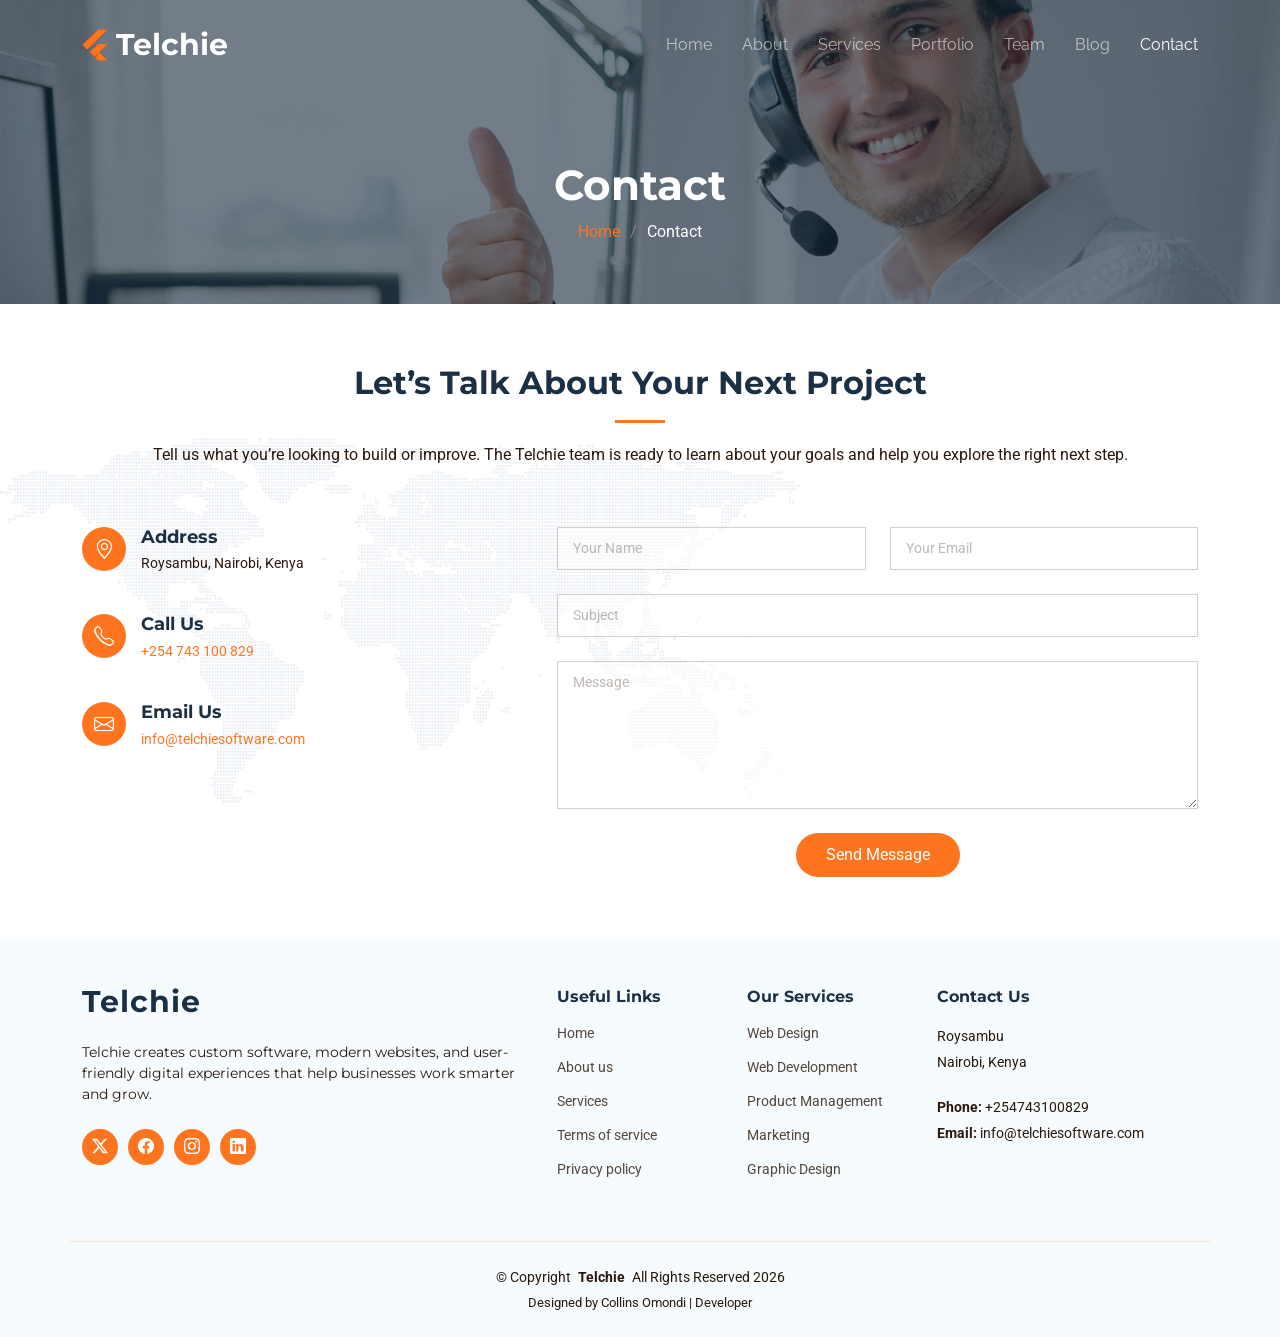
<file: contact.html>
<!DOCTYPE html>
<html lang="en">

<head>
  <meta charset="utf-8">
  <meta content="width=device-width, initial-scale=1.0" name="viewport">
  <title>Telchie Software Ltd</title>
  <meta name="description" content="Talk to Telchie about custom software, web design, UI/UX, technical support, and digital transformation for your business.">
  <meta name="keywords" content="contact Telchie, software development, web design, Nairobi">

  <!-- Favicons -->
  <link href="assets/img/telchie-icon.png" rel="icon">

  <!-- Fonts -->
  <link href="https://fonts.googleapis.com" rel="preconnect">
  <link href="https://fonts.gstatic.com" rel="preconnect" crossorigin>
  <link href="https://fonts.googleapis.com/css2?family=Roboto:ital,wght@0,100;0,300;0,400;0,500;0,700;0,900;1,100;1,300;1,400;1,500;1,700;1,900&family=Montserrat:ital,wght@0,100;0,200;0,300;0,400;0,500;0,600;0,700;0,800;0,900;1,100;1,200;1,300;1,400;1,500;1,600;1,700;1,800;1,900&family=Raleway:ital,wght@0,100;0,200;0,300;0,400;0,500;0,600;0,700;0,800;0,900;1,100;1,200;1,300;1,400;1,500;1,600;1,700;1,800;1,900&display=swap" rel="stylesheet">

  <!-- Vendor CSS Files -->
  <link href="assets/vendor/bootstrap/css/bootstrap.min.css" rel="stylesheet">
  <link href="assets/vendor/bootstrap-icons/bootstrap-icons.css" rel="stylesheet">
  <link href="assets/vendor/aos/aos.css" rel="stylesheet">
  <link href="assets/vendor/glightbox/css/glightbox.min.css" rel="stylesheet">
  <link href="assets/vendor/swiper/swiper-bundle.min.css" rel="stylesheet">

  <!-- Main CSS File -->
  <link href="assets/css/main.css" rel="stylesheet">

  <!-- =======================================================
  * Template Name: Nova
  * Template URL: https://bootstrapmade.com/nova-bootstrap-business-template/
  * Updated: Aug 07 2024 with Bootstrap v5.3.3
  * Author: BootstrapMade.com
  * License: https://bootstrapmade.com/license/
  ======================================================== -->
</head>

<body class="contact-page">

  <header id="header" class="header d-flex align-items-center fixed-top">
    <div class="container-fluid container-xl position-relative d-flex align-items-center justify-content-between">

      <a href="index.html" class="logo d-flex align-items-center">
        <!-- Uncomment the line below if you also wish to use an image logo -->
        <!-- <img src="assets/img/logo.png" alt=""> -->
        <img src="assets/img/telchie-icon.png" alt="">
        <h1 class="sitename">Telchie</h1>
      </a>

      <nav id="navmenu" class="navmenu">
        <ul>
          <li><a href="index.html">Home<br></a></li>
          <li><a href="about.html">About</a></li>
          <li><a href="services.html">Services</a></li>
          <li><a href="portfolio.html">Portfolio</a></li>
          <li><a href="team.html">Team</a></li>
          <li><a href="blog.html">Blog</a></li>
          <li><a href="contact.html" class="active">Contact</a></li>
        </ul>
        <i class="mobile-nav-toggle d-xl-none bi bi-list"></i>
      </nav>

    </div>
  </header>

  <main class="main">

    <!-- Page Title -->
    <div class="page-title dark-background" data-aos="fade" style="background-image: url(assets/img/contact-page-title-bg.jpg);">
      <div class="container">
        <h1>Contact</h1>
        <nav class="breadcrumbs">
          <ol>
            <li><a href="index.html">Home</a></li>
            <li class="current">Contact</li>
          </ol>
        </nav>
      </div>
    </div><!-- End Page Title -->

    <!-- Contact Section -->
    <section id="contact" class="contact section">

      <div class="container position-relative" data-aos="fade-up" data-aos-delay="100">

        <div class="section-title">
          <h2>Let’s Talk About Your Next Project</h2>
          <p>Tell us what you’re looking to build or improve. The Telchie team is ready to learn about your goals and help you explore the right next step.</p>
        </div>

        <div class="row gy-4">

          <div class="col-lg-5">
            <div class="info-item d-flex" data-aos="fade-up" data-aos-delay="200">
              <i class="bi bi-geo-alt flex-shrink-0"></i>
              <div>
                <h3>Address</h3>
                <p>Roysambu, Nairobi, Kenya</p>
              </div>
            </div><!-- End Info Item -->

            <div class="info-item d-flex" data-aos="fade-up" data-aos-delay="300">
              <i class="bi bi-telephone flex-shrink-0"></i>
              <div>
                <h3>Call Us</h3>
                <p><a href="tel:+254743100829">+254 743 100 829</a></p>
              </div>
            </div><!-- End Info Item -->

            <div class="info-item d-flex" data-aos="fade-up" data-aos-delay="400">
              <i class="bi bi-envelope flex-shrink-0"></i>
              <div>
                <h3>Email Us</h3>
                <p><a href="mailto:info@telchiesoftware.com">info@telchiesoftware.com</a></p>
              </div>
            </div><!-- End Info Item -->

          </div>

          <div class="col-lg-7">
            <form action="forms/contact.php" method="post" class="php-email-form" data-aos="fade-up" data-aos-delay="500">
              <div class="row gy-4">

                <div class="col-md-6">
                  <input type="text" name="name" class="form-control" placeholder="Your Name" required="">
                </div>

                <div class="col-md-6 ">
                  <input type="email" class="form-control" name="email" placeholder="Your Email" required="">
                </div>

                <div class="col-md-12">
                  <input type="text" class="form-control" name="subject" placeholder="Subject" required="">
                </div>

                <div class="col-md-12">
                  <textarea class="form-control" name="message" rows="6" placeholder="Message" required=""></textarea>
                </div>

                <div class="col-md-12 text-center">
                  <div class="loading">Loading</div>
                  <div class="error-message"></div>
                  <div class="sent-message">Your message has been sent. Thank you!</div>

                  <button type="submit">Send Message</button>
                </div>

              </div>
            </form>
          </div><!-- End Contact Form -->

        </div>

      </div>

    </section><!-- /Contact Section -->

  </main>

  <footer id="footer" class="footer light-background">

    <div class="footer-top">
      <div class="container">
        <div class="row gy-4">
          <div class="col-lg-5 col-md-12 footer-about">
            <a href="index.html" class="logo d-flex align-items-center">
              <span class="sitename">Telchie</span>
            </a>
            <p>Telchie creates custom software, modern websites, and user-friendly digital experiences that help businesses work smarter and grow.</p>
            <div class="social-links d-flex mt-4">
              <a href=""><i class="bi bi-twitter-x"></i></a>
              <a href=""><i class="bi bi-facebook"></i></a>
              <a href=""><i class="bi bi-instagram"></i></a>
              <a href=""><i class="bi bi-linkedin"></i></a>
            </div>
          </div>

          <div class="col-lg-2 col-6 footer-links">
            <h4>Useful Links</h4>
            <ul>
              <li><a href="#">Home</a></li>
              <li><a href="#">About us</a></li>
              <li><a href="#">Services</a></li>
              <li><a href="#">Terms of service</a></li>
              <li><a href="#">Privacy policy</a></li>
            </ul>
          </div>

          <div class="col-lg-2 col-6 footer-links">
            <h4>Our Services</h4>
            <ul>
              <li><a href="#">Web Design</a></li>
              <li><a href="#">Web Development</a></li>
              <li><a href="#">Product Management</a></li>
              <li><a href="#">Marketing</a></li>
              <li><a href="#">Graphic Design</a></li>
            </ul>
          </div>

          <div class="col-lg-3 col-md-12 footer-contact text-center text-md-start">
            <h4>Contact Us</h4>
            <p>Roysambu</p>
            <p>Nairobi, Kenya</p>
            <p class="mt-4"><strong>Phone:</strong> <span>+254743100829</span></p>
            <p><strong>Email:</strong> <span>info@telchiesoftware.com</span></p>
          </div>

        </div>
      </div>
    </div>

    <div class="container copyright text-center">
      <p>© <span>Copyright</span> <strong class="px-1 sitename">Telchie</strong> <span>All Rights Reserved 2026</span></p>
      <div class="credits text-accent-color">
        Designed by Collins Omondi | Developer
      </div>
    </div>

  </footer>

  <!-- Scroll Top -->
  <a href="#" id="scroll-top" class="scroll-top d-flex align-items-center justify-content-center"><i class="bi bi-arrow-up-short"></i></a>

  <!-- Preloader -->
  <div id="preloader"></div>

  <!-- Vendor JS Files -->
  <script src="assets/vendor/bootstrap/js/bootstrap.bundle.min.js"></script>
  <script src="assets/vendor/php-email-form/validate.js"></script>
  <script src="assets/vendor/aos/aos.js"></script>
  <script src="assets/vendor/glightbox/js/glightbox.min.js"></script>
  <script src="assets/vendor/swiper/swiper-bundle.min.js"></script>
  <script src="assets/vendor/imagesloaded/imagesloaded.pkgd.min.js"></script>
  <script src="assets/vendor/isotope-layout/isotope.pkgd.min.js"></script>

  <!-- Main JS File -->
  <script src="assets/js/main.js"></script>

</body>

</html>
</file>
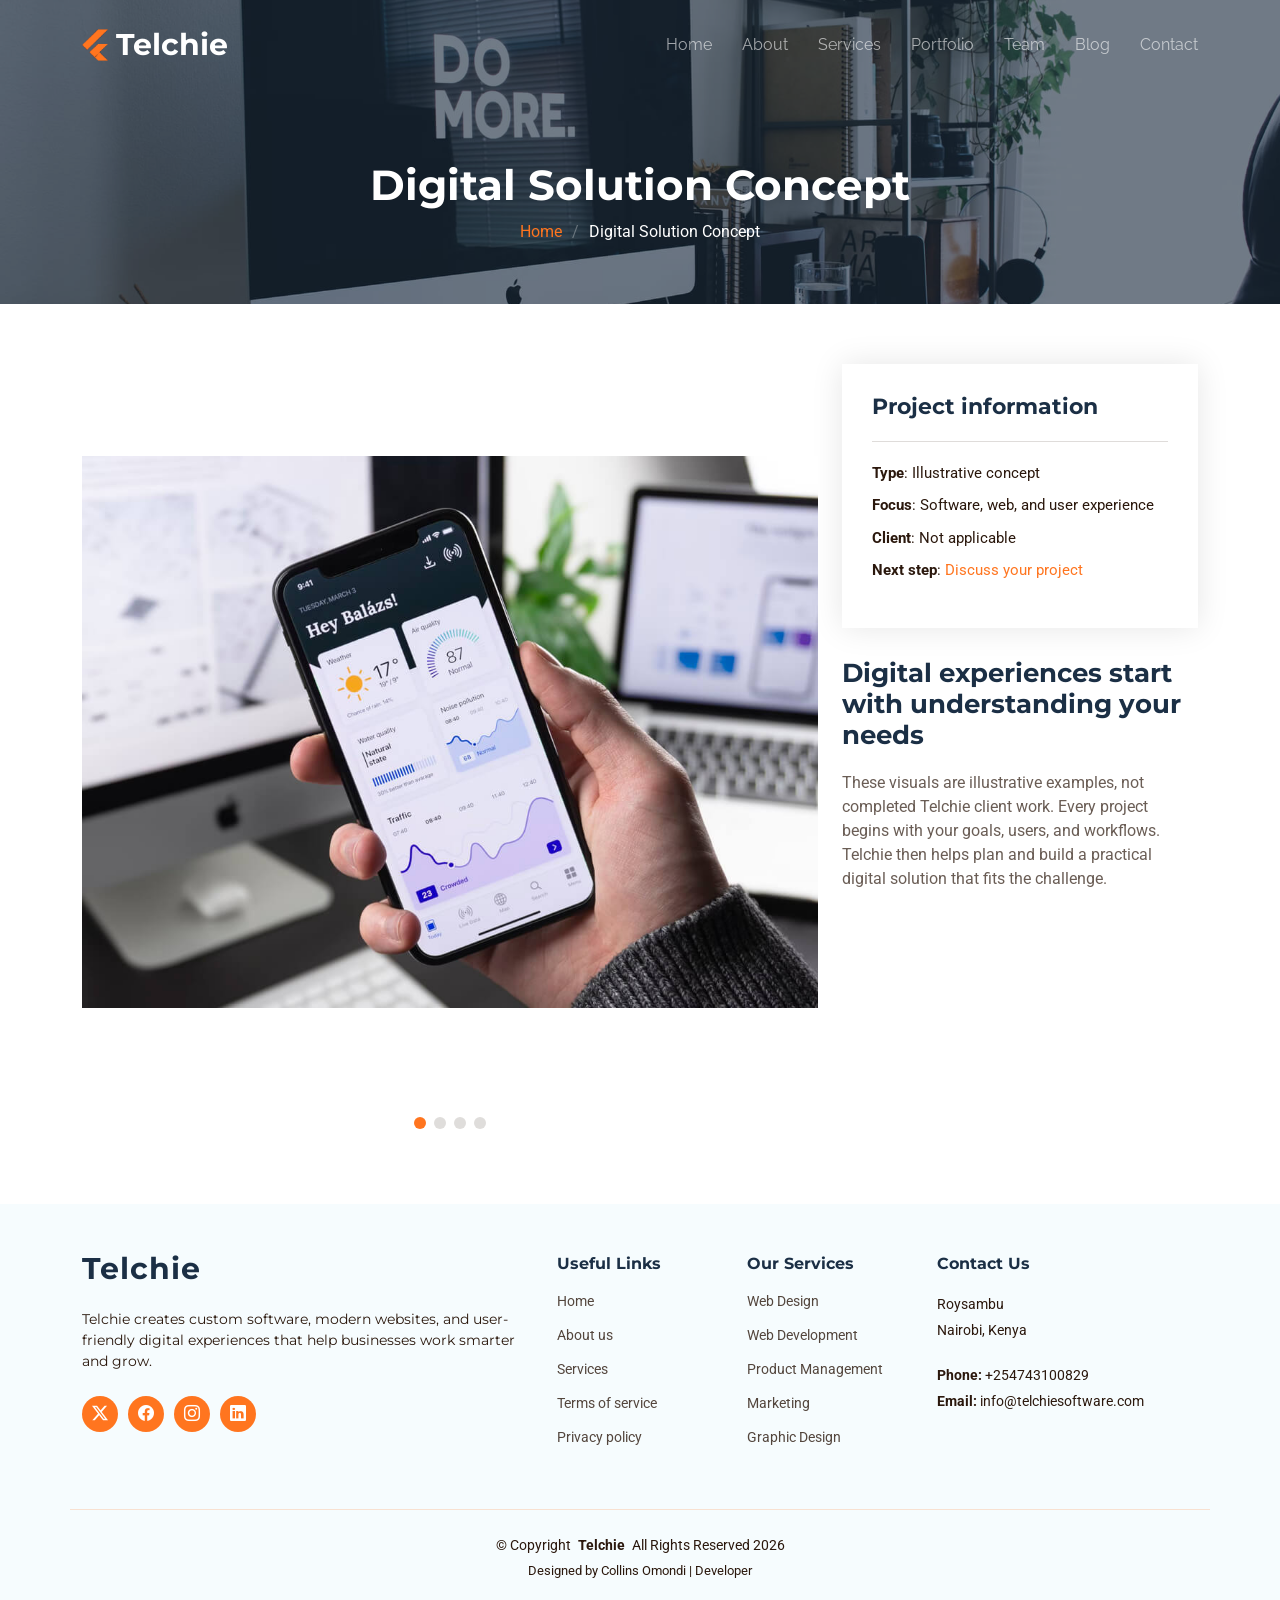
<file: portfolio-details.html>
<!DOCTYPE html>
<html lang="en">

<head>
  <meta charset="utf-8">
  <meta content="width=device-width, initial-scale=1.0" name="viewport">
  <title>Digital Solution Concept | Telchie Software</title>
  <meta name="description" content="An illustrative Telchie concept showing how software, web design, and user experience can work together.">
  <meta name="keywords" content="Telchie portfolio concept, digital solution, software design">

  <!-- Favicons -->
  <link href="assets/img/telchie-icon.png" rel="icon">

  <!-- Fonts -->
  <link href="https://fonts.googleapis.com" rel="preconnect">
  <link href="https://fonts.gstatic.com" rel="preconnect" crossorigin>
  <link href="https://fonts.googleapis.com/css2?family=Roboto:ital,wght@0,100;0,300;0,400;0,500;0,700;0,900;1,100;1,300;1,400;1,500;1,700;1,900&family=Montserrat:ital,wght@0,100;0,200;0,300;0,400;0,500;0,600;0,700;0,800;0,900;1,100;1,200;1,300;1,400;1,500;1,600;1,700;1,800;1,900&family=Raleway:ital,wght@0,100;0,200;0,300;0,400;0,500;0,600;0,700;0,800;0,900;1,100;1,200;1,300;1,400;1,500;1,600;1,700;1,800;1,900&display=swap" rel="stylesheet">

  <!-- Vendor CSS Files -->
  <link href="assets/vendor/bootstrap/css/bootstrap.min.css" rel="stylesheet">
  <link href="assets/vendor/bootstrap-icons/bootstrap-icons.css" rel="stylesheet">
  <link href="assets/vendor/aos/aos.css" rel="stylesheet">
  <link href="assets/vendor/glightbox/css/glightbox.min.css" rel="stylesheet">
  <link href="assets/vendor/swiper/swiper-bundle.min.css" rel="stylesheet">

  <!-- Main CSS File -->
  <link href="assets/css/main.css" rel="stylesheet">

  <!-- =======================================================
  * Template Name: Nova
  * Template URL: https://bootstrapmade.com/nova-bootstrap-business-template/
  * Updated: Aug 07 2024 with Bootstrap v5.3.3
  * Author: BootstrapMade.com
  * License: https://bootstrapmade.com/license/
  ======================================================== -->
</head>

<body class="portfolio-details-page">

  <header id="header" class="header d-flex align-items-center fixed-top">
    <div class="container-fluid container-xl position-relative d-flex align-items-center justify-content-between">

      <a href="index.html" class="logo d-flex align-items-center">
        <!-- Uncomment the line below if you also wish to use an image logo -->
        <!-- <img src="assets/img/logo.png" alt=""> -->
        <img src="assets/img/telchie-icon.png" alt="">
        <h1 class="sitename">Telchie</h1>
      </a>

      <nav id="navmenu" class="navmenu">
        <ul>
          <li><a href="index.html">Home<br></a></li>
          <li><a href="about.html">About</a></li>
          <li><a href="services.html">Services</a></li>
          <li><a href="portfolio.html">Portfolio</a></li>
          <li><a href="team.html">Team</a></li>
          <li><a href="blog.html">Blog</a></li>
          <li><a href="contact.html">Contact</a></li>
        </ul>
        <i class="mobile-nav-toggle d-xl-none bi bi-list"></i>
      </nav>

    </div>
  </header>

  <main class="main">

    <!-- Page Title -->
    <div class="page-title dark-background" data-aos="fade" style="background-image: url(assets/img/portfolio-page-title-bg.jpg);">
      <div class="container">
        <h1>Digital Solution Concept</h1>
        <nav class="breadcrumbs">
          <ol>
            <li><a href="index.html">Home</a></li>
            <li class="current">Digital Solution Concept</li>
          </ol>
        </nav>
      </div>
    </div><!-- End Page Title -->

    <!-- Portfolio Details Section -->
    <section id="portfolio-details" class="portfolio-details section">

      <div class="container" data-aos="fade-up" data-aos-delay="100">

        <div class="row gy-4">

          <div class="col-lg-8">
            <div class="portfolio-details-slider swiper init-swiper">

              <script type="application/json" class="swiper-config">
                {
                  "loop": true,
                  "speed": 600,
                  "autoplay": {
                    "delay": 5000
                  },
                  "slidesPerView": "auto",
                  "pagination": {
                    "el": ".swiper-pagination",
                    "type": "bullets",
                    "clickable": true
                  }
                }
              </script>

              <div class="swiper-wrapper align-items-center">

                <div class="swiper-slide">
                  <img src="assets/img/portfolio/app-1.jpg" alt="Illustrative mobile application interface">
                </div>

                <div class="swiper-slide">
                  <img src="assets/img/cards-1.jpg" alt="Digital workspace with laptop and tablet">
                </div>

                <div class="swiper-slide">
                  <img src="assets/img/why-us-bg.jpg" alt="Colleagues collaborating around a laptop">
                </div>

                <div class="swiper-slide">
                  <img src="assets/img/services.jpg" alt="Customer support professional at a computer">
                </div>

              </div>
              <div class="swiper-pagination"></div>
            </div>
          </div>

          <div class="col-lg-4">
            <div class="portfolio-info" data-aos="fade-up" data-aos-delay="200">
              <h3>Project information</h3>
              <ul>
                <li><strong>Type</strong>: Illustrative concept</li>
                <li><strong>Focus</strong>: Software, web, and user experience</li>
                <li><strong>Client</strong>: Not applicable</li>
                <li><strong>Next step</strong>: <a href="contact.html">Discuss your project</a></li>
              </ul>
            </div>
            <div class="portfolio-description" data-aos="fade-up" data-aos-delay="300">
              <h2>Digital experiences start with understanding your needs</h2>
              <p>
                These visuals are illustrative examples, not completed Telchie client work. Every project begins with your goals, users, and workflows. Telchie then helps plan and build a practical digital solution that fits the challenge.
              </p>
            </div>
          </div>

        </div>

      </div>

    </section><!-- /Portfolio Details Section -->

  </main>

  <footer id="footer" class="footer light-background">

    <div class="footer-top">
      <div class="container">
        <div class="row gy-4">
          <div class="col-lg-5 col-md-12 footer-about">
            <a href="index.html" class="logo d-flex align-items-center">
              <span class="sitename">Telchie</span>
            </a>
            <p>Telchie creates custom software, modern websites, and user-friendly digital experiences that help businesses work smarter and grow.</p>
            <div class="social-links d-flex mt-4">
              <a href=""><i class="bi bi-twitter-x"></i></a>
              <a href=""><i class="bi bi-facebook"></i></a>
              <a href=""><i class="bi bi-instagram"></i></a>
              <a href=""><i class="bi bi-linkedin"></i></a>
            </div>
          </div>

          <div class="col-lg-2 col-6 footer-links">
            <h4>Useful Links</h4>
            <ul>
              <li><a href="#">Home</a></li>
              <li><a href="#">About us</a></li>
              <li><a href="#">Services</a></li>
              <li><a href="#">Terms of service</a></li>
              <li><a href="#">Privacy policy</a></li>
            </ul>
          </div>

          <div class="col-lg-2 col-6 footer-links">
            <h4>Our Services</h4>
            <ul>
              <li><a href="#">Web Design</a></li>
              <li><a href="#">Web Development</a></li>
              <li><a href="#">Product Management</a></li>
              <li><a href="#">Marketing</a></li>
              <li><a href="#">Graphic Design</a></li>
            </ul>
          </div>

          <div class="col-lg-3 col-md-12 footer-contact text-center text-md-start">
            <h4>Contact Us</h4>
            <p>Roysambu</p>
            <p>Nairobi, Kenya</p>
            <p class="mt-4"><strong>Phone:</strong> <span>+254743100829</span></p>
            <p><strong>Email:</strong> <span>info@telchiesoftware.com</span></p>
          </div>

        </div>
      </div>
    </div>

    <div class="container copyright text-center">
      <p>© <span>Copyright</span> <strong class="px-1 sitename">Telchie</strong> <span>All Rights Reserved 2026</span></p>
      <div class="credits text-accent-color">
        Designed by Collins Omondi | Developer
      </div>
    </div>

  </footer>

  <!-- Scroll Top -->
  <a href="#" id="scroll-top" class="scroll-top d-flex align-items-center justify-content-center"><i class="bi bi-arrow-up-short"></i></a>

  <!-- Preloader -->
  <div id="preloader"></div>

  <!-- Vendor JS Files -->
  <script src="assets/vendor/bootstrap/js/bootstrap.bundle.min.js"></script>
  <script src="assets/vendor/php-email-form/validate.js"></script>
  <script src="assets/vendor/aos/aos.js"></script>
  <script src="assets/vendor/glightbox/js/glightbox.min.js"></script>
  <script src="assets/vendor/swiper/swiper-bundle.min.js"></script>
  <script src="assets/vendor/imagesloaded/imagesloaded.pkgd.min.js"></script>
  <script src="assets/vendor/isotope-layout/isotope.pkgd.min.js"></script>

  <!-- Main JS File -->
  <script src="assets/js/main.js"></script>

</body>

</html>
</file>
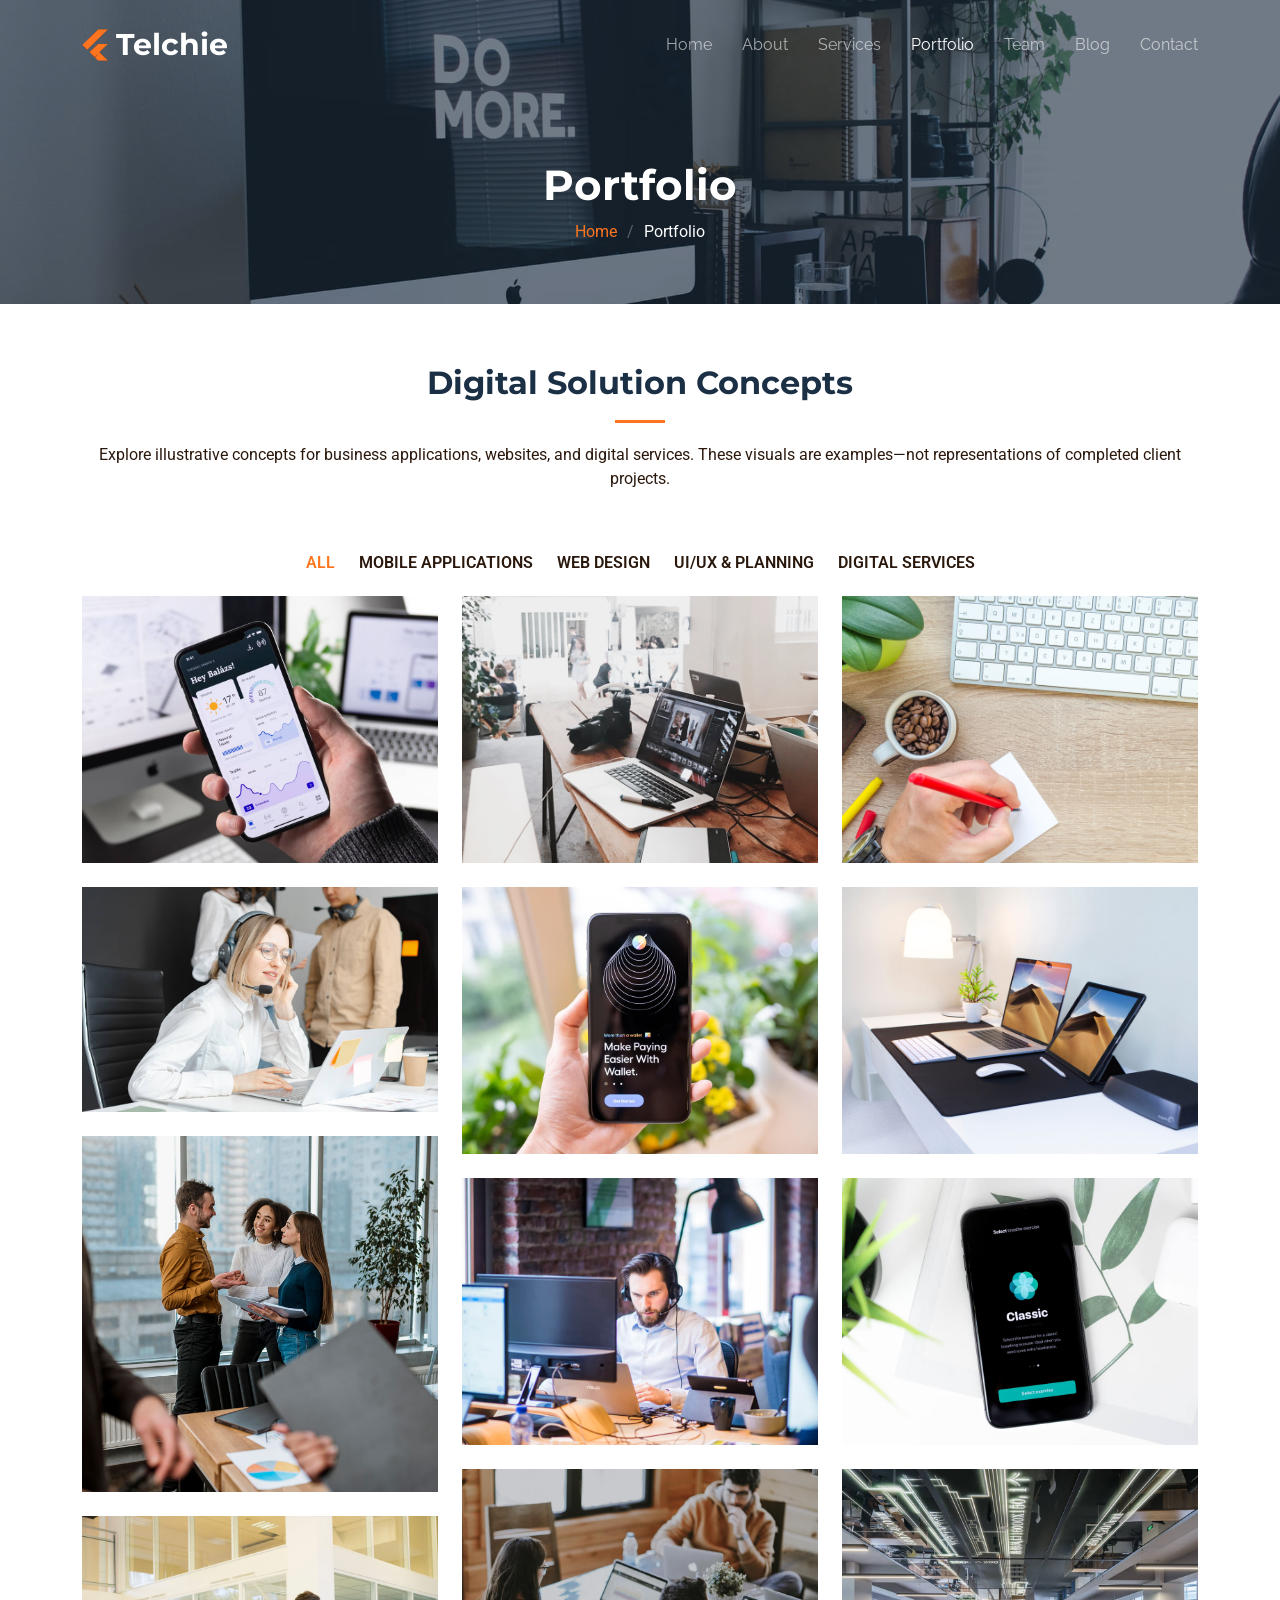
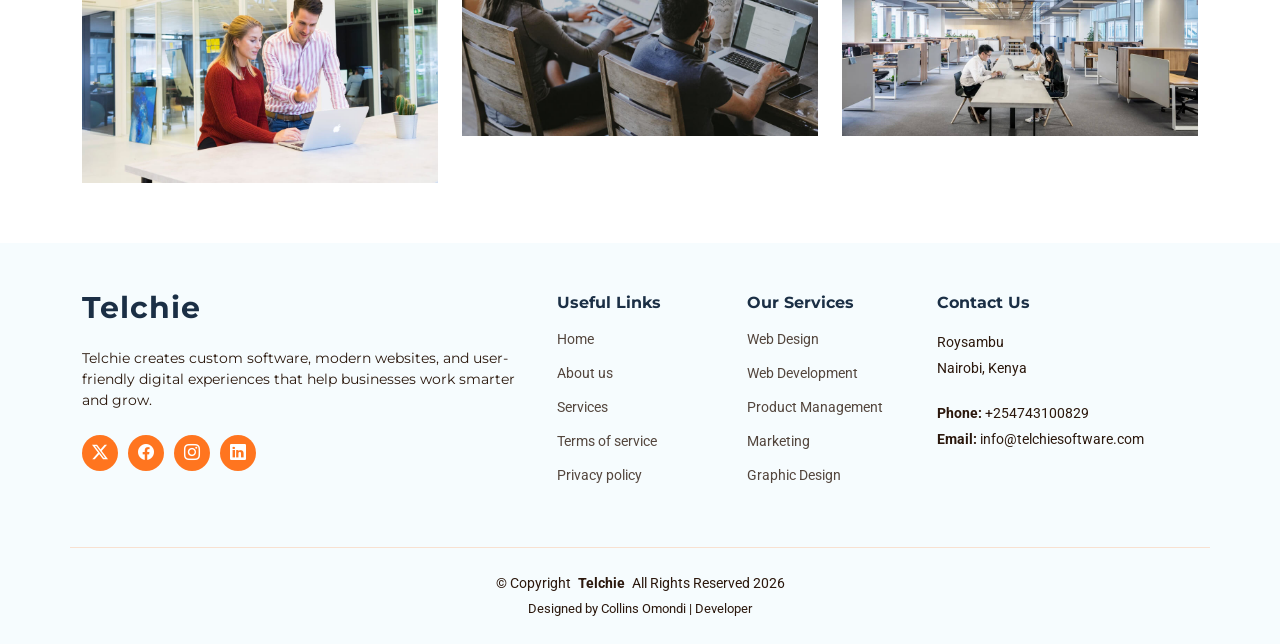
<file: portfolio.html>
<!DOCTYPE html>
<html lang="en">

<head>
  <meta charset="utf-8">
  <meta content="width=device-width, initial-scale=1.0" name="viewport">
  <title>Telchie Software Ltd</title>
  <meta name="description" content="Explore illustrative concepts for custom applications, responsive websites, and digital experiences by Telchie Software.">
  <meta name="keywords" content="Telchie portfolio, software concepts, website design, digital solutions">

  <!-- Favicons -->
  <link href="assets/img/telchie-icon.png" rel="icon">

  <!-- Fonts -->
  <link href="https://fonts.googleapis.com" rel="preconnect">
  <link href="https://fonts.gstatic.com" rel="preconnect" crossorigin>
  <link href="https://fonts.googleapis.com/css2?family=Roboto:ital,wght@0,100;0,300;0,400;0,500;0,700;0,900;1,100;1,300;1,400;1,500;1,700;1,900&family=Montserrat:ital,wght@0,100;0,200;0,300;0,400;0,500;0,600;0,700;0,800;0,900;1,100;1,200;1,300;1,400;1,500;1,600;1,700;1,800;1,900&family=Raleway:ital,wght@0,100;0,200;0,300;0,400;0,500;0,600;0,700;0,800;0,900;1,100;1,200;1,300;1,400;1,500;1,600;1,700;1,800;1,900&display=swap" rel="stylesheet">

  <!-- Vendor CSS Files -->
  <link href="assets/vendor/bootstrap/css/bootstrap.min.css" rel="stylesheet">
  <link href="assets/vendor/bootstrap-icons/bootstrap-icons.css" rel="stylesheet">
  <link href="assets/vendor/aos/aos.css" rel="stylesheet">
  <link href="assets/vendor/glightbox/css/glightbox.min.css" rel="stylesheet">
  <link href="assets/vendor/swiper/swiper-bundle.min.css" rel="stylesheet">

  <!-- Main CSS File -->
  <link href="assets/css/main.css" rel="stylesheet">

  <!-- =======================================================
  * Template Name: Nova
  * Template URL: https://bootstrapmade.com/nova-bootstrap-business-template/
  * Updated: Aug 07 2024 with Bootstrap v5.3.3
  * Author: BootstrapMade.com
  * License: https://bootstrapmade.com/license/
  ======================================================== -->
</head>

<body class="portfolio-page">

  <header id="header" class="header d-flex align-items-center fixed-top">
    <div class="container-fluid container-xl position-relative d-flex align-items-center justify-content-between">

      <a href="index.html" class="logo d-flex align-items-center">
        <!-- Uncomment the line below if you also wish to use an image logo -->
        <!-- <img src="assets/img/logo.png" alt=""> -->
        <img src="assets/img/telchie-icon.png" alt="">
        <h1 class="sitename">Telchie</h1>
      </a>

      <nav id="navmenu" class="navmenu">
        <ul>
          <li><a href="index.html">Home<br></a></li>
          <li><a href="about.html">About</a></li>
          <li><a href="services.html">Services</a></li>
          <li><a href="portfolio.html" class="active">Portfolio</a></li>
          <li><a href="team.html">Team</a></li>
          <li><a href="blog.html">Blog</a></li>
          <li><a href="contact.html">Contact</a></li>
        </ul>
        <i class="mobile-nav-toggle d-xl-none bi bi-list"></i>
      </nav>

    </div>
  </header>

  <main class="main">

    <!-- Page Title -->
    <div class="page-title dark-background" data-aos="fade" style="background-image: url(assets/img/portfolio-page-title-bg.jpg);">
      <div class="container">
        <h1>Portfolio</h1>
        <nav class="breadcrumbs">
          <ol>
            <li><a href="index.html">Home</a></li>
            <li class="current">Portfolio</li>
          </ol>
        </nav>
      </div>
    </div><!-- End Page Title -->

    <!-- Portfolio Section -->
    <section id="portfolio" class="portfolio section">

      <div class="container">
        <div class="section-title" data-aos="fade-up">
          <h2>Digital Solution Concepts</h2>
          <p>Explore illustrative concepts for business applications, websites, and digital services. These visuals are examples—not representations of completed client projects.</p>
        </div>

        <div class="isotope-layout" data-default-filter="*" data-layout="masonry" data-sort="original-order">

          <ul class="portfolio-filters isotope-filters" data-aos="fade-up" data-aos-delay="100">
            <li data-filter="*" class="filter-active">All</li>
            <li data-filter=".filter-app">Mobile Applications</li>
            <li data-filter=".filter-product">Web Design</li>
            <li data-filter=".filter-branding">UI/UX &amp; Planning</li>
            <li data-filter=".filter-books">Digital Services</li>
          </ul><!-- End Portfolio Filters -->

          <div class="row gy-4 isotope-container" data-aos="fade-up" data-aos-delay="200">

            <div class="col-lg-4 col-md-6 portfolio-item isotope-item filter-app">
              <img src="assets/img/portfolio/app-1.jpg" class="img-fluid" alt="Mobile application interface with business data">
              <div class="portfolio-info">
                <h4>Business App Interface Concept</h4>
                <p>An example of a mobile interface for viewing useful information at a glance.</p>
                <a href="assets/img/portfolio/app-1.jpg" title="Business Dashboard Concept" data-gallery="portfolio-gallery-app" class="glightbox preview-link"><i class="bi bi-zoom-in"></i></a>
                <a href="portfolio-details.html" title="More Details" class="details-link"><i class="bi bi-link-45deg"></i></a>
              </div>
            </div><!-- End Portfolio Item -->

            <div class="col-lg-4 col-md-6 portfolio-item isotope-item filter-product">
              <img src="assets/img/cards-4.jpg" class="img-fluid" alt="Laptop in a creative digital workspace">
              <div class="portfolio-info">
                <h4>Business Website Design Concept</h4>
                <p>A creative workspace for planning a clear, responsive online presence.</p>
                <a href="assets/img/cards-4.jpg" title="Business Website Design Concept" data-gallery="portfolio-gallery-product" class="glightbox preview-link"><i class="bi bi-zoom-in"></i></a>
                <a href="portfolio-details.html" title="More Details" class="details-link"><i class="bi bi-link-45deg"></i></a>
              </div>
            </div><!-- End Portfolio Item -->

            <div class="col-lg-4 col-md-6 portfolio-item isotope-item filter-branding">
              <img src="assets/img/cards-3.jpg" class="img-fluid" alt="Workspace with keyboard and planning notes">
              <div class="portfolio-info">
                <h4>Digital Product Planning</h4>
                <p>Early planning helps align a digital experience with user and business needs.</p>
                <a href="assets/img/cards-3.jpg" title="Digital Product Planning" data-gallery="portfolio-gallery-branding" class="glightbox preview-link"><i class="bi bi-zoom-in"></i></a>
                <a href="portfolio-details.html" title="More Details" class="details-link"><i class="bi bi-link-45deg"></i></a>
              </div>
            </div><!-- End Portfolio Item -->

            <div class="col-lg-4 col-md-6 portfolio-item isotope-item filter-books">
              <img src="assets/img/services.jpg" class="img-fluid" alt="Customer support professional working at a computer">
              <div class="portfolio-info">
                <h4>Digital Support Service Concept</h4>
                <p>A customer-focused support experience backed by responsive technical help.</p>
                <a href="assets/img/services.jpg" title="Digital Support Service Concept" data-gallery="portfolio-gallery-book" class="glightbox preview-link"><i class="bi bi-zoom-in"></i></a>
                <a href="portfolio-details.html" title="More Details" class="details-link"><i class="bi bi-link-45deg"></i></a>
              </div>
            </div><!-- End Portfolio Item -->

            <div class="col-lg-4 col-md-6 portfolio-item isotope-item filter-app">
              <img src="assets/img/portfolio/app-2.jpg" class="img-fluid" alt="Mobile wallet application screen">
              <div class="portfolio-info">
                <h4>Mobile Payment App Concept</h4>
                <p>A sample mobile payment interface designed for a straightforward user journey.</p>
                <a href="assets/img/portfolio/app-2.jpg" title="Workflow Management Concept" data-gallery="portfolio-gallery-app" class="glightbox preview-link"><i class="bi bi-zoom-in"></i></a>
                <a href="portfolio-details.html" title="More Details" class="details-link"><i class="bi bi-link-45deg"></i></a>
              </div>
            </div><!-- End Portfolio Item -->

            <div class="col-lg-4 col-md-6 portfolio-item isotope-item filter-product">
              <img src="assets/img/cards-1.jpg" class="img-fluid" alt="Laptop and tablet arranged in a digital workspace">
              <div class="portfolio-info">
                <h4>Responsive Website Concept</h4>
                <p>A digital workspace for creating consistent experiences across devices.</p>
                <a href="assets/img/cards-1.jpg" title="Responsive Website Concept" data-gallery="portfolio-gallery-product" class="glightbox preview-link"><i class="bi bi-zoom-in"></i></a>
                <a href="portfolio-details.html" title="More Details" class="details-link"><i class="bi bi-link-45deg"></i></a>
              </div>
            </div><!-- End Portfolio Item -->

            <div class="col-lg-4 col-md-6 portfolio-item isotope-item filter-branding">
              <img src="assets/img/why-us-bg.jpg" class="img-fluid" alt="Colleagues collaborating around a laptop">
              <div class="portfolio-info">
                <h4>Collaborative Product Design</h4>
                <p>Working together helps shape digital products around real needs.</p>
                <a href="assets/img/why-us-bg.jpg" title="Collaborative Product Design" data-gallery="portfolio-gallery-branding" class="glightbox preview-link"><i class="bi bi-zoom-in"></i></a>
                <a href="portfolio-details.html" title="More Details" class="details-link"><i class="bi bi-link-45deg"></i></a>
              </div>
            </div><!-- End Portfolio Item -->

            <div class="col-lg-4 col-md-6 portfolio-item isotope-item filter-books">
              <img src="assets/img/blog/blog-1.jpg" class="img-fluid" alt="Support professional assisting a customer from a computer">
              <div class="portfolio-info">
                <h4>Customer Service Platform Concept</h4>
                <p>A digital service supported by attentive, accessible customer care.</p>
                <a href="assets/img/blog/blog-1.jpg" title="Customer Service Platform Concept" data-gallery="portfolio-gallery-book" class="glightbox preview-link"><i class="bi bi-zoom-in"></i></a>
                <a href="portfolio-details.html" title="More Details" class="details-link"><i class="bi bi-link-45deg"></i></a>
              </div>
            </div><!-- End Portfolio Item -->

            <div class="col-lg-4 col-md-6 portfolio-item isotope-item filter-app">
              <img src="assets/img/portfolio/app-3.jpg" class="img-fluid" alt="Mobile wellness application interface">
              <div class="portfolio-info">
                <h4>Wellness App Interface Concept</h4>
                <p>An example of a calm, guided experience designed for mobile users.</p>
                <a href="assets/img/portfolio/app-3.jpg" title="Client Management Concept" data-gallery="portfolio-gallery-app" class="glightbox preview-link"><i class="bi bi-zoom-in"></i></a>
                <a href="portfolio-details.html" title="More Details" class="details-link"><i class="bi bi-link-45deg"></i></a>
              </div>
            </div><!-- End Portfolio Item -->

            <div class="col-lg-4 col-md-6 portfolio-item isotope-item filter-product">
              <img src="assets/img/blog/blog-3.jpg" class="img-fluid" alt="Designer working at a laptop in a creative workspace">
              <div class="portfolio-info">
                <h4>Website Experience Design</h4>
                <p>Thoughtful design work helps businesses present a clear digital identity.</p>
                <a href="assets/img/blog/blog-3.jpg" title="Website Experience Design" data-gallery="portfolio-gallery-product" class="glightbox preview-link"><i class="bi bi-zoom-in"></i></a>
                <a href="portfolio-details.html" title="More Details" class="details-link"><i class="bi bi-link-45deg"></i></a>
              </div>
            </div><!-- End Portfolio Item -->

            <div class="col-lg-4 col-md-6 portfolio-item isotope-item filter-branding">
              <img src="assets/img/blog/blog-5.jpg" class="img-fluid" alt="Team collaborating around laptops">
              <div class="portfolio-info">
                <h4>Collaborative Digital Planning</h4>
                <p>Bringing different perspectives together can improve a product’s usability.</p>
                <a href="assets/img/blog/blog-5.jpg" title="Collaborative Digital Planning" data-gallery="portfolio-gallery-branding" class="glightbox preview-link"><i class="bi bi-zoom-in"></i></a>
                <a href="portfolio-details.html" title="More Details" class="details-link"><i class="bi bi-link-45deg"></i></a>
              </div>
            </div><!-- End Portfolio Item -->

            <div class="col-lg-4 col-md-6 portfolio-item isotope-item filter-books">
              <img src="assets/img/blog/blog-4.jpg" class="img-fluid" alt="Team members working together with laptops">
              <div class="portfolio-info">
                <h4>Connected Business Platform Concept</h4>
                <p>Digital platforms can help teams coordinate information and everyday work.</p>
                <a href="assets/img/blog/blog-4.jpg" title="Connected Business Platform Concept" data-gallery="portfolio-gallery-book" class="glightbox preview-link"><i class="bi bi-zoom-in"></i></a>
                <a href="portfolio-details.html" title="More Details" class="details-link"><i class="bi bi-link-45deg"></i></a>
              </div>
            </div><!-- End Portfolio Item -->

          </div><!-- End Portfolio Container -->

        </div>

      </div>

    </section><!-- /Portfolio Section -->

  </main>

  <footer id="footer" class="footer light-background">

    <div class="footer-top">
      <div class="container">
        <div class="row gy-4">
          <div class="col-lg-5 col-md-12 footer-about">
            <a href="index.html" class="logo d-flex align-items-center">
              <span class="sitename">Telchie</span>
            </a>
            <p>Telchie creates custom software, modern websites, and user-friendly digital experiences that help businesses work smarter and grow.</p>
            <div class="social-links d-flex mt-4">
              <a href=""><i class="bi bi-twitter-x"></i></a>
              <a href=""><i class="bi bi-facebook"></i></a>
              <a href=""><i class="bi bi-instagram"></i></a>
              <a href=""><i class="bi bi-linkedin"></i></a>
            </div>
          </div>

          <div class="col-lg-2 col-6 footer-links">
            <h4>Useful Links</h4>
            <ul>
              <li><a href="#">Home</a></li>
              <li><a href="#">About us</a></li>
              <li><a href="#">Services</a></li>
              <li><a href="#">Terms of service</a></li>
              <li><a href="#">Privacy policy</a></li>
            </ul>
          </div>

          <div class="col-lg-2 col-6 footer-links">
            <h4>Our Services</h4>
            <ul>
              <li><a href="#">Web Design</a></li>
              <li><a href="#">Web Development</a></li>
              <li><a href="#">Product Management</a></li>
              <li><a href="#">Marketing</a></li>
              <li><a href="#">Graphic Design</a></li>
            </ul>
          </div>

          <div class="col-lg-3 col-md-12 footer-contact text-center text-md-start">
            <h4>Contact Us</h4>
            <p>Roysambu</p>
            <p>Nairobi, Kenya</p>
            <p class="mt-4"><strong>Phone:</strong> <span>+254743100829</span></p>
            <p><strong>Email:</strong> <span>info@telchiesoftware.com</span></p>
          </div>

        </div>
      </div>
    </div>

    <div class="container copyright text-center">
      <p>© <span>Copyright</span> <strong class="px-1 sitename">Telchie</strong> <span>All Rights Reserved 2026</span></p>
      <div class="credits text-accent-color">
        Designed by Collins Omondi | Developer
      </div>
    </div>

  </footer>

  <!-- Scroll Top -->
  <a href="#" id="scroll-top" class="scroll-top d-flex align-items-center justify-content-center"><i class="bi bi-arrow-up-short"></i></a>

  <!-- Preloader -->
  <div id="preloader"></div>

  <!-- Vendor JS Files -->
  <script src="assets/vendor/bootstrap/js/bootstrap.bundle.min.js"></script>
  <script src="assets/vendor/php-email-form/validate.js"></script>
  <script src="assets/vendor/aos/aos.js"></script>
  <script src="assets/vendor/glightbox/js/glightbox.min.js"></script>
  <script src="assets/vendor/swiper/swiper-bundle.min.js"></script>
  <script src="assets/vendor/imagesloaded/imagesloaded.pkgd.min.js"></script>
  <script src="assets/vendor/isotope-layout/isotope.pkgd.min.js"></script>

  <!-- Main JS File -->
  <script src="assets/js/main.js"></script>

</body>

</html>
</file>
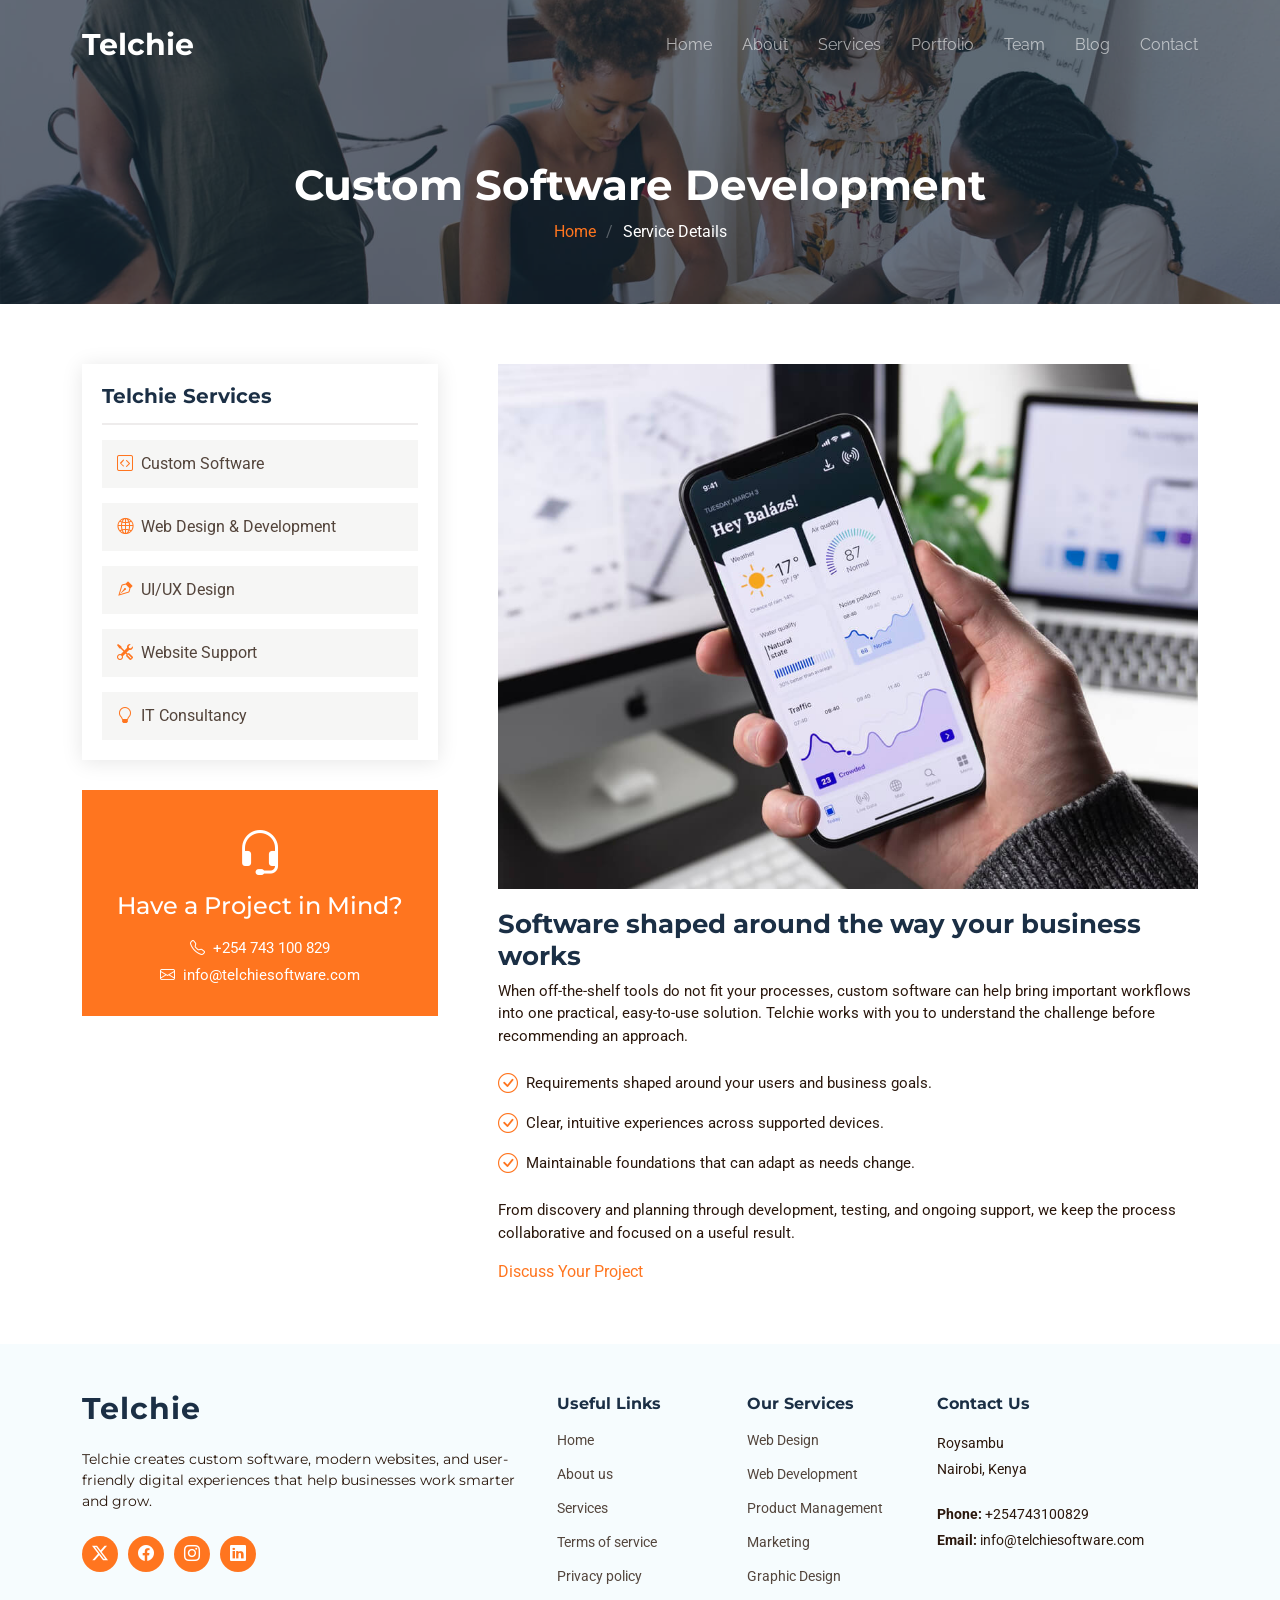
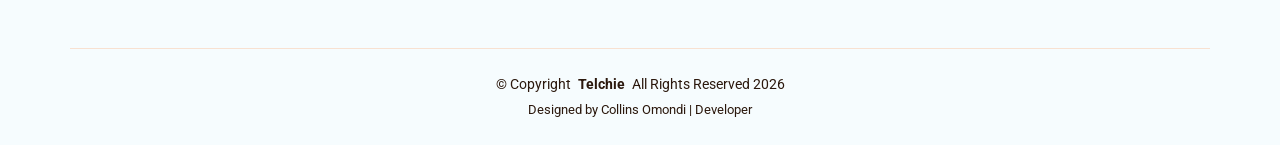
<file: service-details.html>
<!DOCTYPE html>
<html lang="en">

<head>
  <meta charset="utf-8">
  <meta content="width=device-width, initial-scale=1.0" name="viewport">
  <title>Custom Software Development | Telchie Software</title>
  <meta name="description" content="Learn how Telchie builds custom software around your business processes, users, and goals.">
  <meta name="keywords" content="custom software, software development, Telchie">

  <!-- Favicons -->
  <link href="assets/img/telchie-icon.png" rel="icon">

  <!-- Fonts -->
  <link href="https://fonts.googleapis.com" rel="preconnect">
  <link href="https://fonts.gstatic.com" rel="preconnect" crossorigin>
  <link href="https://fonts.googleapis.com/css2?family=Roboto:ital,wght@0,100;0,300;0,400;0,500;0,700;0,900;1,100;1,300;1,400;1,500;1,700;1,900&family=Montserrat:ital,wght@0,100;0,200;0,300;0,400;0,500;0,600;0,700;0,800;0,900;1,100;1,200;1,300;1,400;1,500;1,600;1,700;1,800;1,900&family=Raleway:ital,wght@0,100;0,200;0,300;0,400;0,500;0,600;0,700;0,800;0,900;1,100;1,200;1,300;1,400;1,500;1,600;1,700;1,800;1,900&display=swap" rel="stylesheet">

  <!-- Vendor CSS Files -->
  <link href="assets/vendor/bootstrap/css/bootstrap.min.css" rel="stylesheet">
  <link href="assets/vendor/bootstrap-icons/bootstrap-icons.css" rel="stylesheet">
  <link href="assets/vendor/aos/aos.css" rel="stylesheet">
  <link href="assets/vendor/glightbox/css/glightbox.min.css" rel="stylesheet">
  <link href="assets/vendor/swiper/swiper-bundle.min.css" rel="stylesheet">

  <!-- Main CSS File -->
  <link href="assets/css/main.css" rel="stylesheet">

  <!-- =======================================================
  * Template Name: Nova
  * Template URL: https://bootstrapmade.com/nova-bootstrap-business-template/
  * Updated: Aug 07 2024 with Bootstrap v5.3.3
  * Author: BootstrapMade.com
  * License: https://bootstrapmade.com/license/
  ======================================================== -->
</head>

<body class="service-details-page">

  <header id="header" class="header d-flex align-items-center fixed-top">
    <div class="container-fluid container-xl position-relative d-flex align-items-center justify-content-between">

      <a href="index.html" class="logo d-flex align-items-center">
        <!-- Uncomment the line below if you also wish to use an image logo -->
        <!-- <img src="assets/img/logo.png" alt=""> -->
        <h1 class="sitename">Telchie</h1>
      </a>

      <nav id="navmenu" class="navmenu">
        <ul>
          <li><a href="index.html">Home<br></a></li>
          <li><a href="about.html">About</a></li>
          <li><a href="services.html">Services</a></li>
          <li><a href="portfolio.html">Portfolio</a></li>
          <li><a href="team.html">Team</a></li>
          <li><a href="blog.html">Blog</a></li>
          <li><a href="contact.html">Contact</a></li>
        </ul>
        <i class="mobile-nav-toggle d-xl-none bi bi-list"></i>
      </nav>

    </div>
  </header>

  <main class="main">

    <!-- Page Title -->
    <div class="page-title dark-background" data-aos="fade" style="background-image: url(assets/img/services-page-title-bg.jpg);">
      <div class="container">
        <h1>Custom Software Development</h1>
        <nav class="breadcrumbs">
          <ol>
            <li><a href="index.html">Home</a></li>
            <li class="current">Service Details</li>
          </ol>
        </nav>
      </div>
    </div><!-- End Page Title -->

    <!-- Service Details Section -->
    <section id="service-details" class="service-details section">

      <div class="container">

        <div class="row gy-5">

          <div class="col-lg-4" data-aos="fade-up" data-aos-delay="100">

            <div class="service-box">
              <h4>Telchie Services</h4>
              <div class="services-list">
                <a href="services.html"><i class="bi bi-code-square"></i><span>Custom Software</span></a>
                <a href="services.html"><i class="bi bi-globe2"></i><span>Web Design &amp; Development</span></a>
                <a href="services.html"><i class="bi bi-vector-pen"></i><span>UI/UX Design</span></a>
                <a href="services.html"><i class="bi bi-tools"></i><span>Website Support</span></a>
                <a href="services.html"><i class="bi bi-lightbulb"></i><span>IT Consultancy</span></a>
              </div>
            </div><!-- End Services List -->

            <div class="help-box d-flex flex-column justify-content-center align-items-center">
              <i class="bi bi-headset help-icon"></i>
              <h4>Have a Project in Mind?</h4>
              <p class="d-flex align-items-center mt-2 mb-0"><i class="bi bi-telephone me-2"></i> <a href="tel:+254743100829">+254 743 100 829</a></p>
              <p class="d-flex align-items-center mt-1 mb-0"><i class="bi bi-envelope me-2"></i> <a href="mailto:info@telchiesoftware.com">info@telchiesoftware.com</a></p>
            </div>

          </div>

          <div class="col-lg-8 ps-lg-5" data-aos="fade-up" data-aos-delay="200">
            <img src="assets/img/portfolio/app-1.jpg" alt="Illustrative mobile application interface displaying business information" class="img-fluid services-img">
            <h3>Software shaped around the way your business works</h3>
            <p>When off-the-shelf tools do not fit your processes, custom software can help bring important workflows into one practical, easy-to-use solution. Telchie works with you to understand the challenge before recommending an approach.</p>
            <ul>
              <li><i class="bi bi-check-circle"></i> <span>Requirements shaped around your users and business goals.</span></li>
              <li><i class="bi bi-check-circle"></i> <span>Clear, intuitive experiences across supported devices.</span></li>
              <li><i class="bi bi-check-circle"></i> <span>Maintainable foundations that can adapt as needs change.</span></li>
            </ul>
            <p>From discovery and planning through development, testing, and ongoing support, we keep the process collaborative and focused on a useful result.</p>
            <a class="btn-get-started" href="contact.html">Discuss Your Project</a>
          </div>

        </div>

      </div>

    </section><!-- /Service Details Section -->

  </main>

  <footer id="footer" class="footer light-background">

    <div class="footer-top">
      <div class="container">
        <div class="row gy-4">
          <div class="col-lg-5 col-md-12 footer-about">
            <a href="index.html" class="logo d-flex align-items-center">
              <span class="sitename">Telchie</span>
            </a>
            <p>Telchie creates custom software, modern websites, and user-friendly digital experiences that help businesses work smarter and grow.</p>
            <div class="social-links d-flex mt-4">
              <a href=""><i class="bi bi-twitter-x"></i></a>
              <a href=""><i class="bi bi-facebook"></i></a>
              <a href=""><i class="bi bi-instagram"></i></a>
              <a href=""><i class="bi bi-linkedin"></i></a>
            </div>
          </div>

          <div class="col-lg-2 col-6 footer-links">
            <h4>Useful Links</h4>
            <ul>
              <li><a href="#">Home</a></li>
              <li><a href="#">About us</a></li>
              <li><a href="#">Services</a></li>
              <li><a href="#">Terms of service</a></li>
              <li><a href="#">Privacy policy</a></li>
            </ul>
          </div>

          <div class="col-lg-2 col-6 footer-links">
            <h4>Our Services</h4>
            <ul>
              <li><a href="#">Web Design</a></li>
              <li><a href="#">Web Development</a></li>
              <li><a href="#">Product Management</a></li>
              <li><a href="#">Marketing</a></li>
              <li><a href="#">Graphic Design</a></li>
            </ul>
          </div>

          <div class="col-lg-3 col-md-12 footer-contact text-center text-md-start">
            <h4>Contact Us</h4>
            <p>Roysambu</p>
            <p>Nairobi, Kenya</p>
            <p class="mt-4"><strong>Phone:</strong> <span>+254743100829</span></p>
            <p><strong>Email:</strong> <span>info@telchiesoftware.com</span></p>
          </div>

        </div>
      </div>
    </div>

    <div class="container copyright text-center">
      <p>© <span>Copyright</span> <strong class="px-1 sitename">Telchie</strong> <span>All Rights Reserved 2026</span></p>
      <div class="credits text-accent-color">
        Designed by Collins Omondi | Developer
      </div>
    </div>

  </footer>

  <!-- Scroll Top -->
  <a href="#" id="scroll-top" class="scroll-top d-flex align-items-center justify-content-center"><i class="bi bi-arrow-up-short"></i></a>

  <!-- Preloader -->
  <div id="preloader"></div>

  <!-- Vendor JS Files -->
  <script src="assets/vendor/bootstrap/js/bootstrap.bundle.min.js"></script>
  <script src="assets/vendor/php-email-form/validate.js"></script>
  <script src="assets/vendor/aos/aos.js"></script>
  <script src="assets/vendor/glightbox/js/glightbox.min.js"></script>
  <script src="assets/vendor/swiper/swiper-bundle.min.js"></script>
  <script src="assets/vendor/imagesloaded/imagesloaded.pkgd.min.js"></script>
  <script src="assets/vendor/isotope-layout/isotope.pkgd.min.js"></script>

  <!-- Main JS File -->
  <script src="assets/js/main.js"></script>

</body>

</html>
</file>
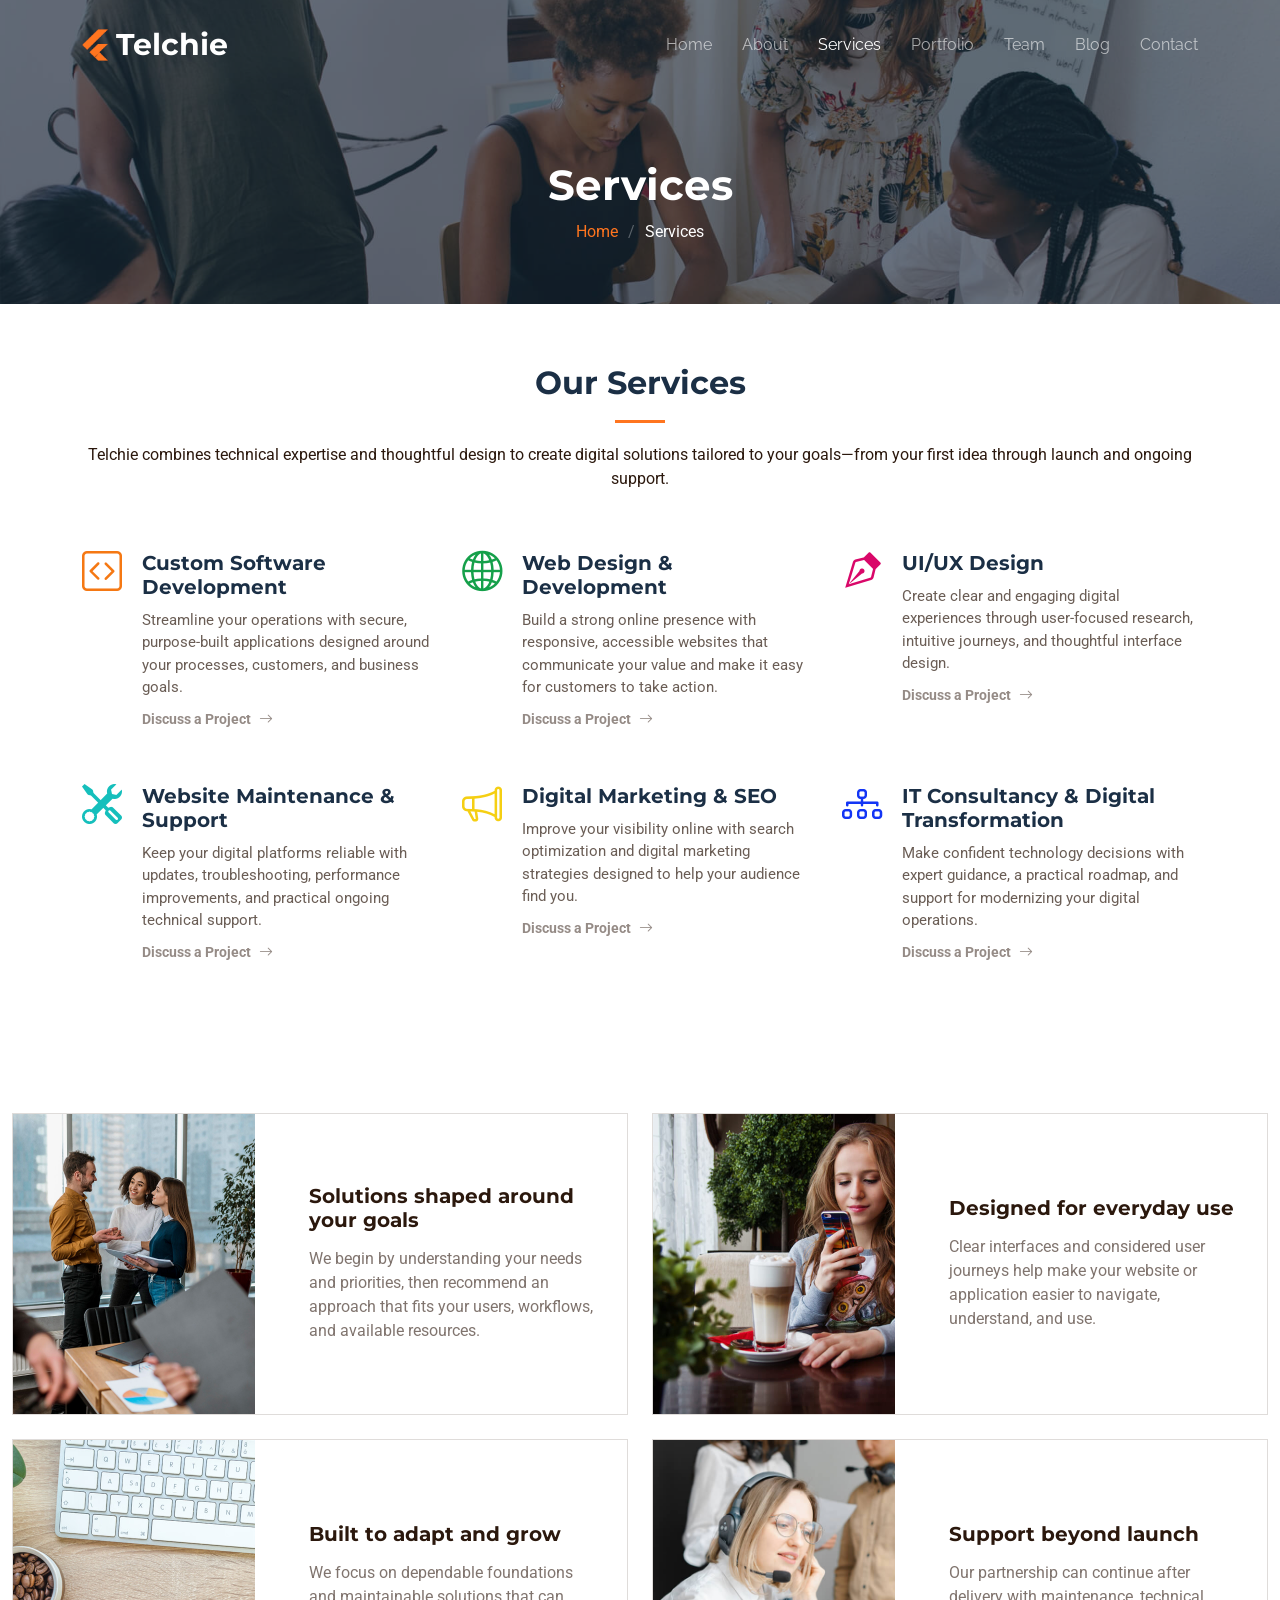
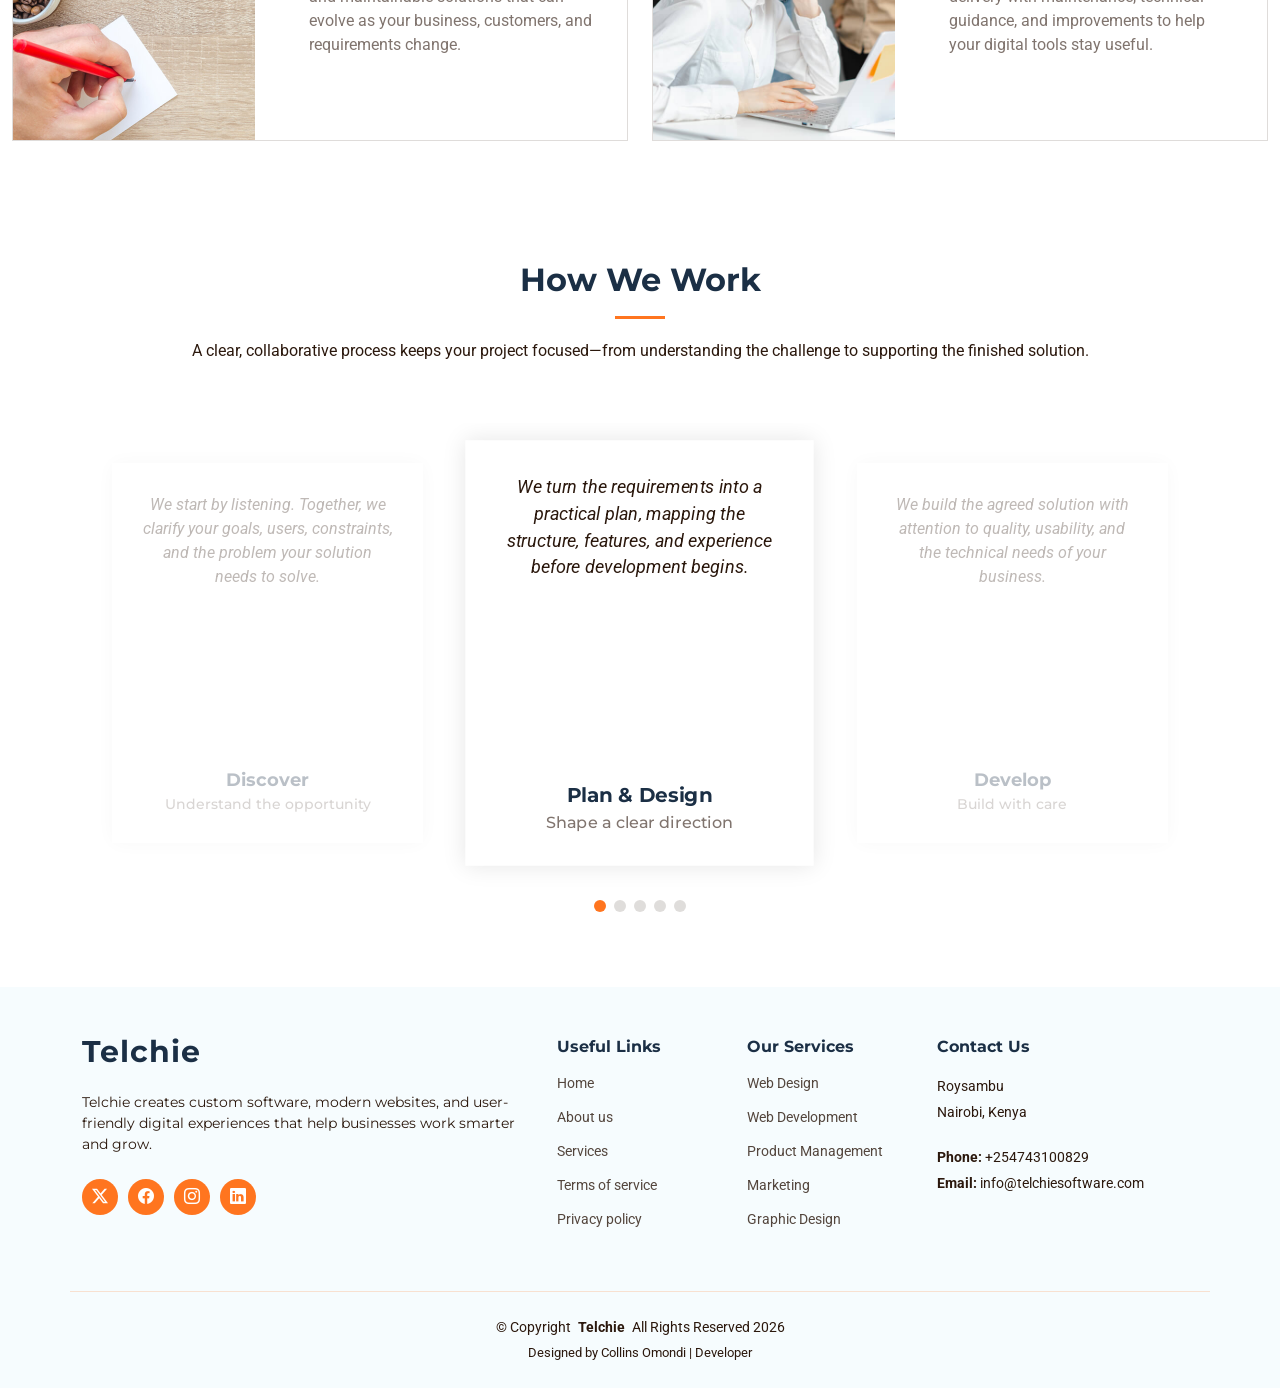
<file: services.html>
<!DOCTYPE html>
<html lang="en">

<head>
  <meta charset="utf-8">
  <meta content="width=device-width, initial-scale=1.0" name="viewport">
  <title>Telchie Software Ltd</title>
  <meta name="description" content="Explore Telchie's custom software, web design, UI/UX, website support, digital marketing, and IT consultancy services.">
  <meta name="keywords" content="custom software, web development, UI/UX design, IT consultancy, Nairobi">

  <!-- Favicons -->
  <link href="assets/img/telchie-icon.png" rel="icon">

  <!-- Fonts -->
  <link href="https://fonts.googleapis.com" rel="preconnect">
  <link href="https://fonts.gstatic.com" rel="preconnect" crossorigin>
  <link href="https://fonts.googleapis.com/css2?family=Roboto:ital,wght@0,100;0,300;0,400;0,500;0,700;0,900;1,100;1,300;1,400;1,500;1,700;1,900&family=Montserrat:ital,wght@0,100;0,200;0,300;0,400;0,500;0,600;0,700;0,800;0,900;1,100;1,200;1,300;1,400;1,500;1,600;1,700;1,800;1,900&family=Raleway:ital,wght@0,100;0,200;0,300;0,400;0,500;0,600;0,700;0,800;0,900;1,100;1,200;1,300;1,400;1,500;1,600;1,700;1,800;1,900&display=swap" rel="stylesheet">

  <!-- Vendor CSS Files -->
  <link href="assets/vendor/bootstrap/css/bootstrap.min.css" rel="stylesheet">
  <link href="assets/vendor/bootstrap-icons/bootstrap-icons.css" rel="stylesheet">
  <link href="assets/vendor/aos/aos.css" rel="stylesheet">
  <link href="assets/vendor/glightbox/css/glightbox.min.css" rel="stylesheet">
  <link href="assets/vendor/swiper/swiper-bundle.min.css" rel="stylesheet">

  <!-- Main CSS File -->
  <link href="assets/css/main.css" rel="stylesheet">

  <!-- =======================================================
  * Template Name: Nova
  * Template URL: https://bootstrapmade.com/nova-bootstrap-business-template/
  * Updated: Aug 07 2024 with Bootstrap v5.3.3
  * Author: BootstrapMade.com
  * License: https://bootstrapmade.com/license/
  ======================================================== -->
</head>

<body class="services-page">

  <header id="header" class="header d-flex align-items-center fixed-top">
    <div class="container-fluid container-xl position-relative d-flex align-items-center justify-content-between">

      <a href="index.html" class="logo d-flex align-items-center">
        <!-- Uncomment the line below if you also wish to use an image logo -->
        <!-- <img src="assets/img/logo.png" alt=""> -->
        <img src="assets/img/telchie-icon.png" alt="">
        <h1 class="sitename">Telchie</h1>
      </a>

      <nav id="navmenu" class="navmenu">
        <ul>
          <li><a href="index.html">Home<br></a></li>
          <li><a href="about.html">About</a></li>
          <li><a href="services.html" class="active">Services</a></li>
          <li><a href="portfolio.html">Portfolio</a></li>
          <li><a href="team.html">Team</a></li>
          <li><a href="blog.html">Blog</a></li>
          <li><a href="contact.html">Contact</a></li>
        </ul>
        <i class="mobile-nav-toggle d-xl-none bi bi-list"></i>
      </nav>

    </div>
  </header>

  <main class="main">

    <!-- Page Title -->
    <div class="page-title dark-background" data-aos="fade" style="background-image: url(assets/img/services-page-title-bg.jpg);">
      <div class="container">
        <h1>Services</h1>
        <nav class="breadcrumbs">
          <ol>
            <li><a href="index.html">Home</a></li>
            <li class="current">Services</li>
          </ol>
        </nav>
      </div>
    </div><!-- End Page Title -->

    <!-- Services Section -->
    <section id="services" class="services section">

      <!-- Section Title -->
      <div class="container section-title" data-aos="fade-up">
        <h2>Our Services</h2>
        <p>Telchie combines technical expertise and thoughtful design to create digital solutions tailored to your goals—from your first idea through launch and ongoing support.</p>
      </div><!-- End Section Title -->

      <div class="container">

        <div class="row gy-4">

          <div class="col-lg-4 col-md-6 service-item d-flex" data-aos="fade-up" data-aos-delay="100">
            <div class="icon flex-shrink-0"><i class="bi bi-code-square" aria-hidden="true" style="color: #f57813;"></i></div>
            <div>
              <h4 class="title">Custom Software Development</h4>
              <p class="description">Streamline your operations with secure, purpose-built applications designed around your processes, customers, and business goals.</p>
              <a href="contact.html" class="readmore stretched-link"><span>Discuss a Project</span><i class="bi bi-arrow-right"></i></a>
            </div>
          </div>
          <!-- End Service Item -->

          <div class="col-lg-4 col-md-6 service-item d-flex" data-aos="fade-up" data-aos-delay="200">
            <div class="icon flex-shrink-0"><i class="bi bi-globe2" aria-hidden="true" style="color: #15a04a;"></i></div>
            <div>
              <h4 class="title">Web Design &amp; Development</h4>
              <p class="description">Build a strong online presence with responsive, accessible websites that communicate your value and make it easy for customers to take action.</p>
              <a href="contact.html" class="readmore stretched-link"><span>Discuss a Project</span><i class="bi bi-arrow-right"></i></a>
            </div>
          </div><!-- End Service Item -->

          <div class="col-lg-4 col-md-6 service-item d-flex" data-aos="fade-up" data-aos-delay="300">
            <div class="icon flex-shrink-0"><i class="bi bi-vector-pen" aria-hidden="true" style="color: #d90769;"></i></div>
            <div>
              <h4 class="title">UI/UX Design</h4>
              <p class="description">Create clear and engaging digital experiences through user-focused research, intuitive journeys, and thoughtful interface design.</p>
              <a href="contact.html" class="readmore stretched-link"><span>Discuss a Project</span><i class="bi bi-arrow-right"></i></a>
            </div>
          </div><!-- End Service Item -->

          <div class="col-lg-4 col-md-6 service-item d-flex" data-aos="fade-up" data-aos-delay="400">
            <div class="icon flex-shrink-0"><i class="bi bi-tools" aria-hidden="true" style="color: #15bfbc;"></i></div>
            <div>
              <h4 class="title">Website Maintenance &amp; Support</h4>
              <p class="description">Keep your digital platforms reliable with updates, troubleshooting, performance improvements, and practical ongoing technical support.</p>
              <a href="contact.html" class="readmore stretched-link"><span>Discuss a Project</span><i class="bi bi-arrow-right"></i></a>
            </div>
          </div><!-- End Service Item -->

          <div class="col-lg-4 col-md-6 service-item d-flex" data-aos="fade-up" data-aos-delay="500">
            <div class="icon flex-shrink-0"><i class="bi bi-megaphone" aria-hidden="true" style="color: #f5cf13;"></i></div>
            <div>
              <h4 class="title">Digital Marketing &amp; SEO</h4>
              <p class="description">Improve your visibility online with search optimization and digital marketing strategies designed to help your audience find you.</p>
              <a href="contact.html" class="readmore stretched-link"><span>Discuss a Project</span><i class="bi bi-arrow-right"></i></a>
            </div>
          </div><!-- End Service Item -->

          <div class="col-lg-4 col-md-6 service-item d-flex" data-aos="fade-up" data-aos-delay="600">
            <div class="icon flex-shrink-0"><i class="bi bi-diagram-3" aria-hidden="true" style="color: #1335f5;"></i></div>
            <div>
              <h4 class="title">IT Consultancy &amp; Digital Transformation</h4>
              <p class="description">Make confident technology decisions with expert guidance, a practical roadmap, and support for modernizing your digital operations.</p>
              <a href="contact.html" class="readmore stretched-link"><span>Discuss a Project</span><i class="bi bi-arrow-right"></i></a>
            </div>
          </div><!-- End Service Item -->

        </div>

      </div>

    </section><!-- /Services Section -->

    <!-- Service Cards Section -->
    <section id="service-cards" class="service-cards section">

      <div class="container-fluid">

        <div class="row gy-4">

          <div class="col-lg-6" data-aos="fade-up" data-aos-delay="100">
            <div class="card-item">
              <div class="row">
                <div class="col-xl-5">
                  <div class="card-bg"><img src="assets/img/why-us-bg.jpg" alt="Colleagues discussing a project around a laptop"></div>
                </div>
                <div class="col-xl-7 d-flex align-items-center">
                  <div class="card-body">
                    <h4 class="card-title">Solutions shaped around your goals</h4>
                    <p>We begin by understanding your needs and priorities, then recommend an approach that fits your users, workflows, and available resources.</p>
                  </div>
                </div>
              </div>
            </div>
          </div><!-- End Card Item -->

          <div class="col-lg-6" data-aos="fade-up" data-aos-delay="200">
            <div class="card-item">
              <div class="row">
                <div class="col-xl-5">
                  <div class="card-bg"><img src="assets/img/cards-5.jpg" alt="A customer using a mobile phone"></div>
                </div>
                <div class="col-xl-7 d-flex align-items-center">
                  <div class="card-body">
                    <h4 class="card-title">Designed for everyday use</h4>
                    <p>Clear interfaces and considered user journeys help make your website or application easier to navigate, understand, and use.</p>
                  </div>
                </div>
              </div>
            </div>
          </div><!-- End Card Item -->

          <div class="col-lg-6" data-aos="fade-up" data-aos-delay="300">
            <div class="card-item">
              <div class="row">
                <div class="col-xl-5">
                  <div class="card-bg"><img src="assets/img/cards-3.jpg" alt="Planning notes beside a computer keyboard"></div>
                </div>
                <div class="col-xl-7 d-flex align-items-center">
                  <div class="card-body">
                    <h4 class="card-title">Built to adapt and grow</h4>
                    <p>We focus on dependable foundations and maintainable solutions that can evolve as your business, customers, and requirements change.</p>
                  </div>
                </div>
              </div>
            </div>
          </div><!-- End Card Item -->

          <div class="col-lg-6" data-aos="fade-up" data-aos-delay="400">
            <div class="card-item">
              <div class="row">
                <div class="col-xl-5">
                  <div class="card-bg"><img src="assets/img/services.jpg" alt="Support professional assisting a customer from a computer"></div>
                </div>
                <div class="col-xl-7 d-flex align-items-center">
                  <div class="card-body">
                    <h4 class="card-title">Support beyond launch</h4>
                    <p>Our partnership can continue after delivery with maintenance, technical guidance, and improvements to help your digital tools stay useful.</p>
                  </div>
                </div>
              </div>
            </div>
          </div><!-- End Card Item -->

        </div>

      </div>

    </section><!-- /Service Cards Section -->

    <!-- Testimonials Section -->
    <section id="testimonials" class="testimonials section">

      <!-- Section Title -->
      <div class="container section-title" data-aos="fade-up">
        <h2>How We Work</h2>
        <p>A clear, collaborative process keeps your project focused—from understanding the challenge to supporting the finished solution.</p>
      </div><!-- End Section Title -->

      <div class="container" data-aos="fade-up" data-aos-delay="100">

        <div class="swiper init-swiper">
          <script type="application/json" class="swiper-config">
            {
              "loop": true,
              "speed": 600,
              "autoplay": {
                "delay": 5000
              },
              "slidesPerView": "auto",
              "pagination": {
                "el": ".swiper-pagination",
                "type": "bullets",
                "clickable": true
              },
              "breakpoints": {
                "320": {
                  "slidesPerView": 1,
                  "spaceBetween": 40
                },
                "1200": {
                  "slidesPerView": 3,
                  "spaceBetween": 1
                }
              }
            }
          </script>
          <div class="swiper-wrapper">

            <div class="swiper-slide">
              <div class="testimonial-item">
                <p>
                  We start by listening. Together, we clarify your goals, users, constraints, and the problem your solution needs to solve.
                </p>
                <div class="profile mt-auto">
                  <h3>Discover</h3>
                  <h4>Understand the opportunity</h4>
                </div>
              </div>
            </div><!-- End testimonial item -->

            <div class="swiper-slide">
              <div class="testimonial-item">
                <p>
                  We turn the requirements into a practical plan, mapping the structure, features, and experience before development begins.
                </p>
                <div class="profile mt-auto">
                  <h3>Plan &amp; Design</h3>
                  <h4>Shape a clear direction</h4>
                </div>
              </div>
            </div><!-- End testimonial item -->

            <div class="swiper-slide">
              <div class="testimonial-item">
                <p>
                  We build the agreed solution with attention to quality, usability, and the technical needs of your business.
                </p>
                <div class="profile mt-auto">
                  <h3>Develop</h3>
                  <h4>Build with care</h4>
                </div>
              </div>
            </div><!-- End testimonial item -->

            <div class="swiper-slide">
              <div class="testimonial-item">
                <p>
                  We review the solution, incorporate feedback, and prepare it for a smooth, confident launch.
                </p>
                <div class="profile mt-auto">
                  <h3>Test &amp; Launch</h3>
                  <h4>Refine and deliver</h4>
                </div>
              </div>
            </div><!-- End testimonial item -->

            <div class="swiper-slide">
              <div class="testimonial-item">
                <p>
                  After launch, we can help with maintenance, troubleshooting, and future improvements as your needs evolve.
                </p>
                <div class="profile mt-auto">
                  <h3>Support</h3>
                  <h4>Keep moving forward</h4>
                </div>
              </div>
            </div><!-- End testimonial item -->

          </div>
          <div class="swiper-pagination"></div>
        </div>

      </div>

    </section><!-- /Testimonials Section -->

  </main>

  <footer id="footer" class="footer light-background">

    <div class="footer-top">
      <div class="container">
        <div class="row gy-4">
          <div class="col-lg-5 col-md-12 footer-about">
            <a href="index.html" class="logo d-flex align-items-center">
              <span class="sitename">Telchie</span>
            </a>
            <p>Telchie creates custom software, modern websites, and user-friendly digital experiences that help businesses work smarter and grow.</p>
            <div class="social-links d-flex mt-4">
              <a href=""><i class="bi bi-twitter-x"></i></a>
              <a href=""><i class="bi bi-facebook"></i></a>
              <a href=""><i class="bi bi-instagram"></i></a>
              <a href=""><i class="bi bi-linkedin"></i></a>
            </div>
          </div>

          <div class="col-lg-2 col-6 footer-links">
            <h4>Useful Links</h4>
            <ul>
              <li><a href="#">Home</a></li>
              <li><a href="#">About us</a></li>
              <li><a href="#">Services</a></li>
              <li><a href="#">Terms of service</a></li>
              <li><a href="#">Privacy policy</a></li>
            </ul>
          </div>

          <div class="col-lg-2 col-6 footer-links">
            <h4>Our Services</h4>
            <ul>
              <li><a href="#">Web Design</a></li>
              <li><a href="#">Web Development</a></li>
              <li><a href="#">Product Management</a></li>
              <li><a href="#">Marketing</a></li>
              <li><a href="#">Graphic Design</a></li>
            </ul>
          </div>

          <div class="col-lg-3 col-md-12 footer-contact text-center text-md-start">
            <h4>Contact Us</h4>
            <p>Roysambu</p>
            <p>Nairobi, Kenya</p>
            <p class="mt-4"><strong>Phone:</strong> <span>+254743100829</span></p>
            <p><strong>Email:</strong> <span>info@telchiesoftware.com</span></p>
          </div>

        </div>
      </div>
    </div>

    <div class="container copyright text-center">
      <p>© <span>Copyright</span> <strong class="px-1 sitename">Telchie</strong> <span>All Rights Reserved 2026</span></p>
      <div class="credits text-accent-color">
        Designed by Collins Omondi | Developer
      </div>
    </div>

  </footer>

  <!-- Scroll Top -->
  <a href="#" id="scroll-top" class="scroll-top d-flex align-items-center justify-content-center"><i class="bi bi-arrow-up-short"></i></a>

  <!-- Preloader -->
  <div id="preloader"></div>

  <!-- Vendor JS Files -->
  <script src="assets/vendor/bootstrap/js/bootstrap.bundle.min.js"></script>
  <script src="assets/vendor/php-email-form/validate.js"></script>
  <script src="assets/vendor/aos/aos.js"></script>
  <script src="assets/vendor/glightbox/js/glightbox.min.js"></script>
  <script src="assets/vendor/swiper/swiper-bundle.min.js"></script>
  <script src="assets/vendor/imagesloaded/imagesloaded.pkgd.min.js"></script>
  <script src="assets/vendor/isotope-layout/isotope.pkgd.min.js"></script>

  <!-- Main JS File -->
  <script src="assets/js/main.js"></script>

</body>

</html>
</file>
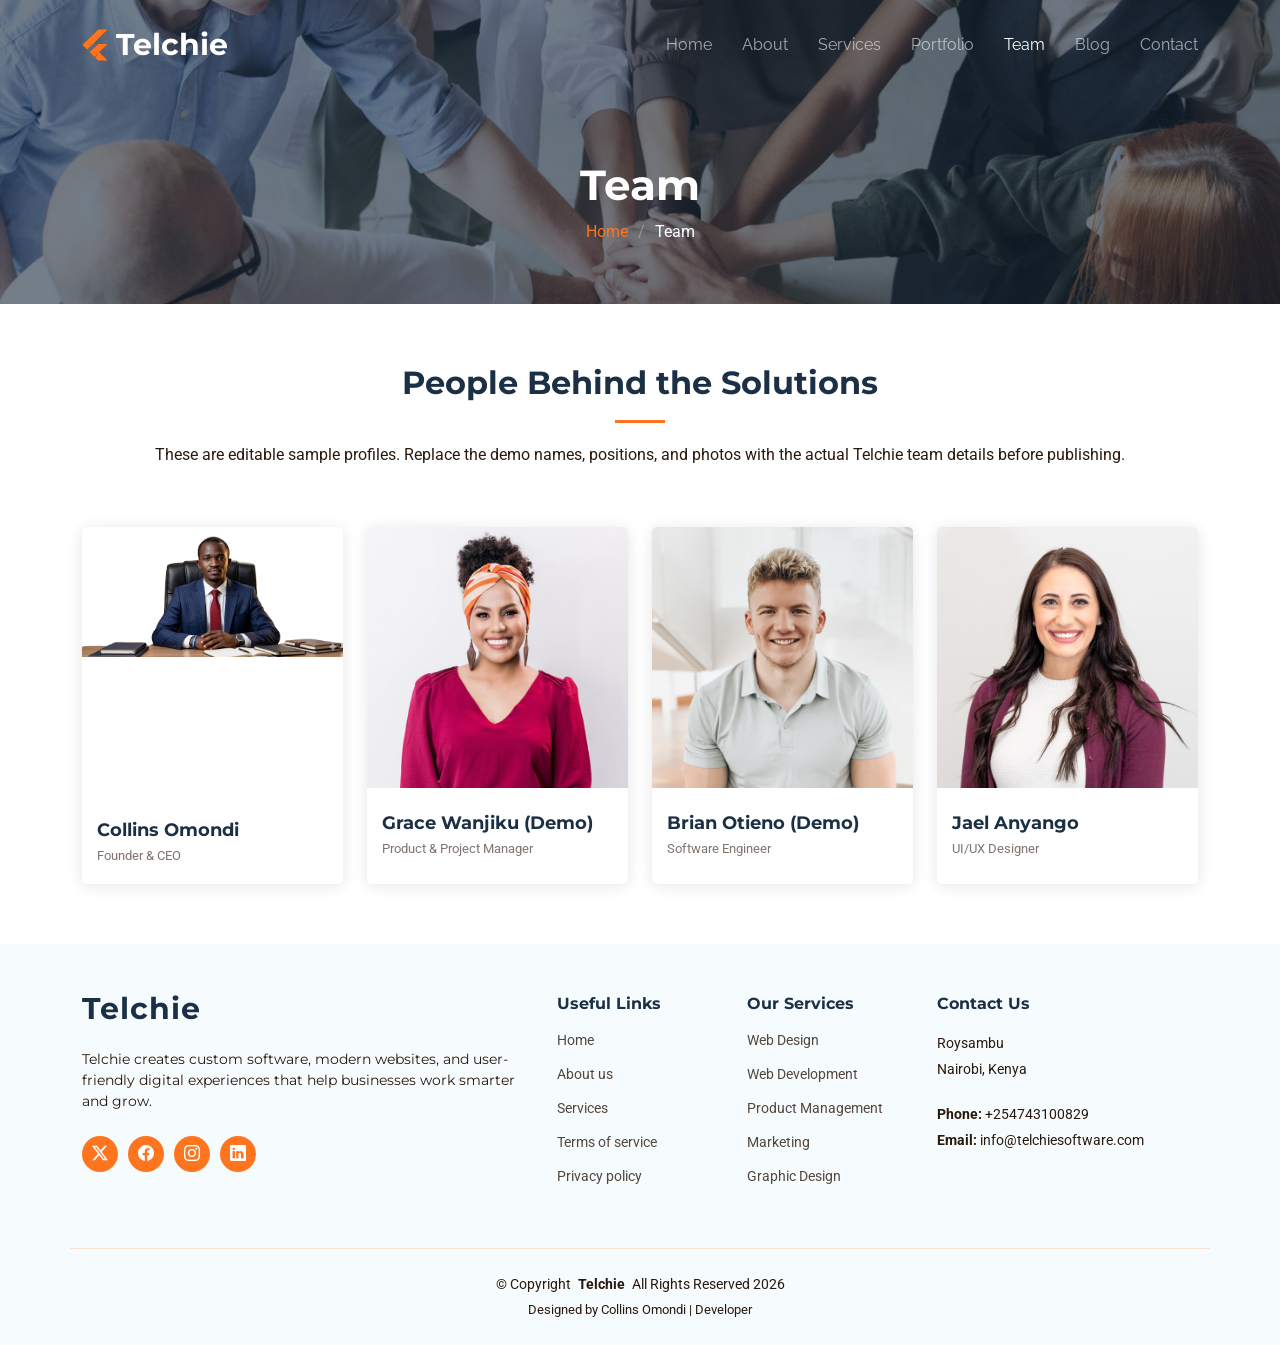
<file: team.html>
<!DOCTYPE html>
<html lang="en">

<head>
  <meta charset="utf-8">
  <meta content="width=device-width, initial-scale=1.0" name="viewport">
  <title> Telchie Software Ltd</title>
  <link rel="icon" href="assets/img/telchie-icon.png">
  <meta name="description" content="Meet the skills and disciplines Telchie brings together to design, develop, and support digital solutions.">
  <meta name="keywords" content="Telchie team, software engineering, UI/UX design, web development">

  <!-- Favicons -->
  <link href="assets/img/telchie-icon.png" rel="icon">

  <!-- Fonts -->
  <link href="https://fonts.googleapis.com" rel="preconnect">
  <link href="https://fonts.gstatic.com" rel="preconnect" crossorigin>
  <link href="https://fonts.googleapis.com/css2?family=Roboto:ital,wght@0,100;0,300;0,400;0,500;0,700;0,900;1,100;1,300;1,400;1,500;1,700;1,900&family=Montserrat:ital,wght@0,100;0,200;0,300;0,400;0,500;0,600;0,700;0,800;0,900;1,100;1,200;1,300;1,400;1,500;1,600;1,700;1,800;1,900&family=Raleway:ital,wght@0,100;0,200;0,300;0,400;0,500;0,600;0,700;0,800;0,900;1,100;1,200;1,300;1,400;1,500;1,600;1,700;1,800;1,900&display=swap" rel="stylesheet">

  <!-- Vendor CSS Files -->
  <link href="assets/vendor/bootstrap/css/bootstrap.min.css" rel="stylesheet">
  <link href="assets/vendor/bootstrap-icons/bootstrap-icons.css" rel="stylesheet">
  <link href="assets/vendor/aos/aos.css" rel="stylesheet">
  <link href="assets/vendor/glightbox/css/glightbox.min.css" rel="stylesheet">
  <link href="assets/vendor/swiper/swiper-bundle.min.css" rel="stylesheet">

  <!-- Main CSS File -->
  <link href="assets/css/main.css" rel="stylesheet">

</head>

<body class="team-page">

  <header id="header" class="header d-flex align-items-center fixed-top">
    <div class="container-fluid container-xl position-relative d-flex align-items-center justify-content-between">

      <a href="index.html" class="logo d-flex align-items-center">
        <!-- Uncomment the line below if you also wish to use an image logo -->
        <!-- <img src="assets/img/logo.png" alt=""> -->
        <img src="assets/img/telchie-icon.png" alt="">
        <h1 class="sitename">Telchie</h1>
      </a>

      <nav id="navmenu" class="navmenu">
        <ul>
          <li><a href="index.html">Home<br></a></li>
          <li><a href="about.html">About</a></li>
          <li><a href="services.html">Services</a></li>
          <li><a href="portfolio.html">Portfolio</a></li>
          <li><a href="team.html" class="active">Team</a></li>
          <li><a href="blog.html">Blog</a></li>
          <li><a href="contact.html">Contact</a></li>
        </ul>
        <i class="mobile-nav-toggle d-xl-none bi bi-list"></i>
      </nav>

    </div>
  </header>

  <main class="main">

    <!-- Page Title -->
    <div class="page-title dark-background" data-aos="fade" style="background-image: url(assets/img/team-page-title-bg.jpg);">
      <div class="container">
        <h1>Team</h1>
        <nav class="breadcrumbs">
          <ol>
            <li><a href="index.html">Home</a></li>
            <li class="current">Team</li>
          </ol>
        </nav>
      </div>
    </div><!-- End Page Title -->

    <!-- Team Section -->
    <section id="team" class="team section">

      <div class="container">
        <div class="section-title" data-aos="fade-up">
          <h2>People Behind the Solutions</h2>
          <p>These are editable sample profiles. Replace the demo names, positions, and photos with the actual Telchie team details before publishing.</p>
        </div>

        <div class="row gy-4">

          <div class="col-lg-3 col-md-6 d-flex align-items-stretch" data-aos="fade-up" data-aos-delay="100">
            <div class="team-member">
              <div class="member-img h-75">
                <img src="assets/img/team/Collo telchie.png" class="img-fluid" alt="Sample team profile photo">
              </div>
              <div class="member-info">
                <h4>Collins Omondi</h4>
                <span>Founder &amp; CEO</span>
              </div>
            </div>
          </div><!-- End Team Member -->

          <div class="col-lg-3 col-md-6 d-flex align-items-stretch" data-aos="fade-up" data-aos-delay="200">
            <div class="team-member">
              <div class="member-img">
                <img src="assets/img/team/team-2.jpg" class="img-fluid" alt="Sample team profile photo">
              </div>
              <div class="member-info">
                <h4>Grace Wanjiku (Demo)</h4>
                <span>Product &amp; Project Manager</span>
              </div>
            </div>
          </div><!-- End Team Member -->

          <div class="col-lg-3 col-md-6 d-flex align-items-stretch" data-aos="fade-up" data-aos-delay="300">
            <div class="team-member">
              <div class="member-img">
                <img src="assets/img/team/team-3.jpg" class="img-fluid" alt="Sample team profile photo">
              </div>
              <div class="member-info">
                <h4>Brian Otieno (Demo)</h4>
                <span>Software Engineer</span>
              </div>
            </div>
          </div><!-- End Team Member -->

          <div class="col-lg-3 col-md-6 d-flex align-items-stretch" data-aos="fade-up" data-aos-delay="400">
            <div class="team-member">
              <div class="member-img">
                <img src="assets/img/team/team-4.jpg" class="img-fluid" alt="Sample team profile photo">
              </div>
              <div class="member-info">
                <h4>Jael Anyango</h4>
                <span>UI/UX Designer</span>
              </div>
            </div>
          </div><!-- End Team Member -->

        </div>

      </div>

    </section><!-- /Team Section -->

  </main>

  <footer id="footer" class="footer light-background">

    <div class="footer-top">
      <div class="container">
        <div class="row gy-4">
          <div class="col-lg-5 col-md-12 footer-about">
            <a href="index.html" class="logo d-flex align-items-center">
              <span class="sitename">Telchie</span>
            </a>
            <p>Telchie creates custom software, modern websites, and user-friendly digital experiences that help businesses work smarter and grow.</p>
            <div class="social-links d-flex mt-4">
              <a href=""><i class="bi bi-twitter-x"></i></a>
              <a href=""><i class="bi bi-facebook"></i></a>
              <a href=""><i class="bi bi-instagram"></i></a>
              <a href=""><i class="bi bi-linkedin"></i></a>
            </div>
          </div>

          <div class="col-lg-2 col-6 footer-links">
            <h4>Useful Links</h4>
            <ul>
              <li><a href="#">Home</a></li>
              <li><a href="#">About us</a></li>
              <li><a href="#">Services</a></li>
              <li><a href="#">Terms of service</a></li>
              <li><a href="#">Privacy policy</a></li>
            </ul>
          </div>

          <div class="col-lg-2 col-6 footer-links">
            <h4>Our Services</h4>
            <ul>
              <li><a href="#">Web Design</a></li>
              <li><a href="#">Web Development</a></li>
              <li><a href="#">Product Management</a></li>
              <li><a href="#">Marketing</a></li>
              <li><a href="#">Graphic Design</a></li>
            </ul>
          </div>

          <div class="col-lg-3 col-md-12 footer-contact text-center text-md-start">
            <h4>Contact Us</h4>
            <p>Roysambu</p>
            <p>Nairobi, Kenya</p>
            <p class="mt-4"><strong>Phone:</strong> <span>+254743100829</span></p>
            <p><strong>Email:</strong> <span>info@telchiesoftware.com</span></p>
          </div>

        </div>
      </div>
    </div>

    <div class="container copyright text-center">
      <p>© <span>Copyright</span> <strong class="px-1 sitename">Telchie</strong> <span>All Rights Reserved 2026</span></p>
      <div class="credits text-accent-color">
        Designed by Collins Omondi | Developer
      </div>
    </div>

  </footer>

  <!-- Scroll Top -->
  <a href="#" id="scroll-top" class="scroll-top d-flex align-items-center justify-content-center"><i class="bi bi-arrow-up-short"></i></a>

  <!-- Preloader -->
  <div id="preloader"></div>

  <!-- Vendor JS Files -->
  <script src="assets/vendor/bootstrap/js/bootstrap.bundle.min.js"></script>
  <script src="assets/vendor/php-email-form/validate.js"></script>
  <script src="assets/vendor/aos/aos.js"></script>
  <script src="assets/vendor/glightbox/js/glightbox.min.js"></script>
  <script src="assets/vendor/swiper/swiper-bundle.min.js"></script>
  <script src="assets/vendor/imagesloaded/imagesloaded.pkgd.min.js"></script>
  <script src="assets/vendor/isotope-layout/isotope.pkgd.min.js"></script>

  <!-- Main JS File -->
  <script src="assets/js/main.js"></script>

</body>

</html>
</file>
<file: assets/css/main.css>
/**
* Template Name: Nova
* Template URL: https://bootstrapmade.com/nova-bootstrap-business-template/
* Updated: Aug 07 2024 with Bootstrap v5.3.3
* Author: BootstrapMade.com
* License: https://bootstrapmade.com/license/
*/

/*--------------------------------------------------------------
# Font & Color Variables
# Help: https://bootstrapmade.com/color-system/
--------------------------------------------------------------*/
/* Fonts */
:root {
  --default-font: "Roboto",  system-ui, -apple-system, "Segoe UI", Roboto, "Helvetica Neue", Arial, "Noto Sans", "Liberation Sans", sans-serif, "Apple Color Emoji", "Segoe UI Emoji", "Segoe UI Symbol", "Noto Color Emoji";
  --heading-font: "Montserrat",  sans-serif;
  --nav-font: "Raleway",  sans-serif;
}

/* Global Colors - The following color variables are used throughout the website. Updating them here will change the color scheme of the entire website */
:root { 
  --background-color: #ffffff; /* Background color for the entire website, including individual sections */
  --default-color: #2b180d; /* Default color used for the majority of the text content across the entire website */
  --heading-color: #1b2f45; /* Color for headings, subheadings and title throughout the website */
  --accent-color: #ff751f; /* Accent color that represents your brand on the website. It's used for buttons, links, and other elements that need to stand out */
  --surface-color: #ffffff; /* The surface color is used as a background of boxed elements within sections, such as cards, icon boxes, or other elements that require a visual separation from the global background. */
  --contrast-color: #ffffff; /* Contrast color for text, ensuring readability against backgrounds of accent, heading, or default colors. */
}

/* Nav Menu Colors - The following color variables are used specifically for the navigation menu. They are separate from the global colors to allow for more customization options */
:root {
  --nav-color: rgba(255, 255, 255, 0.6);  /* The default color of the main navmenu links */
  --nav-hover-color: #ffffff; /* Applied to main navmenu links when they are hovered over or active */
  --nav-mobile-background-color: #ffffff; /* Used as the background color for mobile navigation menu */
  --nav-dropdown-background-color: #ffffff; /* Used as the background color for dropdown items that appear when hovering over primary navigation items */
  --nav-dropdown-color: #212529; /* Used for navigation links of the dropdown items in the navigation menu. */
  --nav-dropdown-hover-color: #56b8e6; /* Similar to --nav-hover-color, this color is applied to dropdown navigation links when they are hovered over. */
}

/* Color Presets - These classes override global colors when applied to any section or element, providing reuse of the sam color scheme. */

.light-background {
  --background-color: #f6fcfe;
  --surface-color: #ffffff;
}

.dark-background {
  --background-color: #17283b;
  --default-color: #ffffff;
  --heading-color: #ffffff;
  --surface-color: #254160;
  --contrast-color: #ffffff;
}

/* Smooth scroll */
:root {
  scroll-behavior: smooth;
}

/*--------------------------------------------------------------
# General Styling & Shared Classes
--------------------------------------------------------------*/
body {
  color: var(--default-color);
  background-color: var(--background-color);
  font-family: var(--default-font);
}

a {
  color: var(--accent-color);
  text-decoration: none;
  transition: 0.3s;
}

a:hover {
  color: color-mix(in srgb, var(--accent-color), transparent 25%);
  text-decoration: none;
}

h1,
h2,
h3,
h4,
h5,
h6 {
  color: var(--heading-color);
  font-family: var(--heading-font);
}

/* PHP Email Form Messages
------------------------------*/
.php-email-form .error-message {
  display: none;
  background: #df1529;
  color: #ffffff;
  text-align: left;
  padding: 15px;
  margin-bottom: 24px;
  font-weight: 600;
}

.php-email-form .sent-message {
  display: none;
  color: #ffffff;
  background: #059652;
  text-align: center;
  padding: 15px;
  margin-bottom: 24px;
  font-weight: 600;
}

.php-email-form .loading {
  display: none;
  background: var(--surface-color);
  text-align: center;
  padding: 15px;
  margin-bottom: 24px;
}

.php-email-form .loading:before {
  content: "";
  display: inline-block;
  border-radius: 50%;
  width: 24px;
  height: 24px;
  margin: 0 10px -6px 0;
  border: 3px solid var(--accent-color);
  border-top-color: var(--surface-color);
  animation: php-email-form-loading 1s linear infinite;
}

@keyframes php-email-form-loading {
  0% {
    transform: rotate(0deg);
  }

  100% {
    transform: rotate(360deg);
  }
}

/*--------------------------------------------------------------
# Global Header
--------------------------------------------------------------*/
.header {
  --background-color: rgba(255, 255, 255, 0);
  --heading-color: #ffffff;
  color: var(--default-color);
  background-color: var(--background-color);
  padding: 15px 0;
  transition: all 0.5s;
  z-index: 997;
}

.header .logo {
  line-height: 1;
}

.header .logo img {
  max-height: 32px;
  margin-right: 8px;
}

.header .logo h1 {
  font-size: 30px;
  margin: 0;
  font-weight: 700;
  color: var(--heading-color);
}

.scrolled .header {
  box-shadow: 0px 0 18px rgba(0, 0, 0, 0.1);
}

/* Global Header on Scroll
------------------------------*/
.scrolled .header {
  --background-color: rgba(23, 40, 59, 0.9);
}

/*--------------------------------------------------------------
# Navigation Menu
--------------------------------------------------------------*/
/* Navmenu - Desktop */
@media (min-width: 1200px) {
  .navmenu {
    padding: 0;
  }

  .navmenu ul {
    margin: 0;
    padding: 0;
    display: flex;
    list-style: none;
    align-items: center;
  }

  .navmenu li {
    position: relative;
  }

  .navmenu a,
  .navmenu a:focus {
    color: var(--nav-color);
    padding: 18px 15px;
    font-size: 16px;
    font-family: var(--nav-font);
    font-weight: 400;
    display: flex;
    align-items: center;
    justify-content: space-between;
    white-space: nowrap;
    transition: 0.3s;
  }

  .navmenu a i,
  .navmenu a:focus i {
    font-size: 12px;
    line-height: 0;
    margin-left: 5px;
    transition: 0.3s;
  }

  .navmenu li:last-child a {
    padding-right: 0;
  }

  .navmenu li:hover>a,
  .navmenu .active,
  .navmenu .active:focus {
    color: var(--nav-hover-color);
  }

  .navmenu .dropdown ul {
    margin: 0;
    padding: 10px 0;
    background: var(--nav-dropdown-background-color);
    display: block;
    position: absolute;
    visibility: hidden;
    left: 14px;
    top: 130%;
    opacity: 0;
    transition: 0.3s;
    border-radius: 0;
    z-index: 99;
    box-shadow: 0px 0px 30px rgba(0, 0, 0, 0.1);
  }

  .navmenu .dropdown ul li {
    min-width: 200px;
  }

  .navmenu .dropdown ul a {
    padding: 10px 20px;
    font-size: 15px;
    text-transform: none;
    color: var(--nav-dropdown-color);
  }

  .navmenu .dropdown ul a i {
    font-size: 12px;
  }

  .navmenu .dropdown ul a:hover,
  .navmenu .dropdown ul .active:hover,
  .navmenu .dropdown ul li:hover>a {
    color: var(--nav-dropdown-hover-color);
  }

  .navmenu .dropdown:hover>ul {
    opacity: 1;
    top: 100%;
    visibility: visible;
  }

  .navmenu .dropdown .dropdown ul {
    top: 0;
    left: -90%;
    visibility: hidden;
  }

  .navmenu .dropdown .dropdown:hover>ul {
    opacity: 1;
    top: 0;
    left: -100%;
    visibility: visible;
  }
}

/* Navmenu - Mobile */
@media (max-width: 1199px) {
  .mobile-nav-toggle {
    color: var(--nav-color);
    font-size: 28px;
    line-height: 0;
    margin-right: 10px;
    cursor: pointer;
    transition: color 0.3s;
  }

  .navmenu {
    padding: 0;
    z-index: 9997;
  }

  .navmenu ul {
    display: none;
    list-style: none;
    position: absolute;
    inset: 60px 20px 20px 20px;
    padding: 10px 0;
    margin: 0;
    border-radius: 6px;
    background-color: var(--nav-mobile-background-color);
    overflow-y: auto;
    transition: 0.3s;
    z-index: 9998;
    box-shadow: 0px 0px 30px rgba(0, 0, 0, 0.1);
  }

  .navmenu a,
  .navmenu a:focus {
    color: var(--nav-dropdown-color);
    padding: 10px 20px;
    font-family: var(--nav-font);
    font-size: 17px;
    font-weight: 500;
    display: flex;
    align-items: center;
    justify-content: space-between;
    white-space: nowrap;
    transition: 0.3s;
  }

  .navmenu a i,
  .navmenu a:focus i {
    font-size: 12px;
    line-height: 0;
    margin-left: 5px;
    width: 30px;
    height: 30px;
    display: flex;
    align-items: center;
    justify-content: center;
    border-radius: 50%;
    transition: 0.3s;
    background-color: color-mix(in srgb, var(--accent-color), transparent 90%);
  }

  .navmenu a i:hover,
  .navmenu a:focus i:hover {
    background-color: var(--accent-color);
    color: var(--contrast-color);
  }

  .navmenu a:hover,
  .navmenu .active,
  .navmenu .active:focus {
    color: var(--nav-dropdown-hover-color);
  }

  .navmenu .active i,
  .navmenu .active:focus i {
    background-color: var(--accent-color);
    color: var(--contrast-color);
    transform: rotate(180deg);
  }

  .navmenu .dropdown ul {
    position: static;
    display: none;
    z-index: 99;
    padding: 10px 0;
    margin: 10px 20px;
    background-color: var(--nav-dropdown-background-color);
    border: 1px solid color-mix(in srgb, var(--default-color), transparent 90%);
    box-shadow: none;
    transition: all 0.5s ease-in-out;
  }

  .navmenu .dropdown ul ul {
    background-color: rgba(33, 37, 41, 0.1);
  }

  .navmenu .dropdown>.dropdown-active {
    display: block;
    background-color: rgba(33, 37, 41, 0.03);
  }

  .mobile-nav-active {
    overflow: hidden;
  }

  .mobile-nav-active .mobile-nav-toggle {
    color: #fff;
    position: absolute;
    font-size: 32px;
    top: 15px;
    right: 15px;
    margin-right: 0;
    z-index: 9999;
  }

  .mobile-nav-active .navmenu {
    position: fixed;
    overflow: hidden;
    inset: 0;
    background: rgba(33, 37, 41, 0.8);
    transition: 0.3s;
  }

  .mobile-nav-active .navmenu>ul {
    display: block;
  }
}

/*--------------------------------------------------------------
# Global Footer
--------------------------------------------------------------*/
.footer {
  color: var(--default-color);
  background-color: var(--background-color);
  font-size: 14px;
  position: relative;
}

.footer .footer-top {
  padding-top: 50px;
}

.footer .footer-about .logo {
  line-height: 1;
  margin-bottom: 25px;
}

.footer .footer-about .logo img {
  max-height: 40px;
  margin-right: 6px;
}

.footer .footer-about .logo span {
  color: var(--heading-color);
  font-size: 30px;
  font-weight: 700;
  letter-spacing: 1px;
  font-family: var(--heading-font);
}

.footer .footer-about p {
  font-size: 14px;
  font-family: var(--heading-font);
}

.footer .social-links a {
  color: var(--contrast-color);
  background-color: var(--accent-color);
  display: flex;
  align-items: center;
  justify-content: center;
  width: 36px;
  height: 36px;
  border-radius: 50%;
  font-size: 16px;
  margin-right: 10px;
  transition: 0.3s;
}

.footer .social-links a:hover {
  color: var(--contrast-color);
  background-color: color-mix(in srgb, var(--accent-color) 90%, black 15%);
}

.footer h4 {
  font-size: 16px;
  font-weight: bold;
  position: relative;
  padding-bottom: 12px;
}

.footer .footer-links {
  margin-bottom: 30px;
}

.footer .footer-links ul {
  list-style: none;
  padding: 0;
  margin: 0;
}

.footer .footer-links ul i {
  padding-right: 2px;
  font-size: 12px;
  line-height: 0;
}

.footer .footer-links ul li {
  padding: 10px 0;
  display: flex;
  align-items: center;
}

.footer .footer-links ul li:first-child {
  padding-top: 0;
}

.footer .footer-links ul a {
  color: color-mix(in srgb, var(--default-color), transparent 20%);
  display: inline-block;
  line-height: 1;
}

.footer .footer-links ul a:hover {
  color: var(--accent-color);
}

.footer .footer-contact p {
  margin-bottom: 5px;
}

.footer .copyright {
  border-top: 1px solid color-mix(in srgb, var(--accent-color), transparent 80%);
  margin-top: 25px;
  padding-top: 25px;
  padding-bottom: 25px;
}

.footer .copyright p {
  margin-bottom: 0;
}

.footer .credits {
  margin-top: 5px;
  font-size: 13px;
}

/*--------------------------------------------------------------
# Preloader
--------------------------------------------------------------*/
#preloader {
  position: fixed;
  inset: 0;
  z-index: 9999;
  overflow: hidden;
  background-color: var(--background-color);
  transition: all 0.6s ease-out;
}

#preloader:before {
  content: "";
  position: fixed;
  top: calc(50% - 30px);
  left: calc(50% - 30px);
  border: 6px solid var(--accent-color);
  border-top-color: color-mix(in srgb, var(--accent-color), transparent 90%);
  border-radius: 50%;
  width: 60px;
  height: 60px;
  animation: animate-preloader 1s linear infinite;
}

@keyframes animate-preloader {
  0% {
    transform: rotate(0deg);
  }

  100% {
    transform: rotate(360deg);
  }
}

/*--------------------------------------------------------------
# Scroll Top Button
--------------------------------------------------------------*/
.scroll-top {
  position: fixed;
  visibility: hidden;
  opacity: 0;
  right: 15px;
  bottom: 15px;
  z-index: 99999;
  background-color: var(--accent-color);
  width: 40px;
  height: 40px;
  border-radius: 4px;
  transition: all 0.4s;
}

.scroll-top i {
  font-size: 24px;
  color: var(--contrast-color);
  line-height: 0;
}

.scroll-top:hover {
  background-color: color-mix(in srgb, var(--accent-color), transparent 20%);
  color: var(--contrast-color);
}

.scroll-top.active {
  visibility: visible;
  opacity: 1;
}

/*--------------------------------------------------------------
# Disable aos animation delay on mobile devices
--------------------------------------------------------------*/
@media screen and (max-width: 768px) {
  [data-aos-delay] {
    transition-delay: 0 !important;
  }
}

/*--------------------------------------------------------------
# Global Page Titles & Breadcrumbs
--------------------------------------------------------------*/
.page-title {
  color: var(--default-color);
  background-color: var(--background-color);
  background-size: cover;
  background-position: center;
  background-repeat: no-repeat;
  padding: 160px 0 60px 0;
  text-align: center;
  position: relative;
}

.page-title:before {
  content: "";
  background-color: color-mix(in srgb, var(--background-color), transparent 40%);
  position: absolute;
  inset: 0;
}

.page-title .container {
  position: relative;
}

.page-title h1 {
  font-size: 42px;
  font-weight: 700;
  margin-bottom: 10px;
}

.page-title .breadcrumbs ol {
  display: flex;
  flex-wrap: wrap;
  list-style: none;
  justify-content: center;
  padding: 0;
  margin: 0;
  font-size: 16px;
  font-weight: 400;
}

.page-title .breadcrumbs ol li+li {
  padding-left: 10px;
}

.page-title .breadcrumbs ol li+li::before {
  content: "/";
  display: inline-block;
  padding-right: 10px;
  color: color-mix(in srgb, var(--default-color), transparent 70%);
}

/*--------------------------------------------------------------
# Global Sections
--------------------------------------------------------------*/
section,
.section {
  color: var(--default-color);
  background-color: var(--background-color);
  padding: 60px 0;
  scroll-margin-top: 100px;
  overflow: clip;
}

@media (max-width: 1199px) {

  section,
  .section {
    scroll-margin-top: 66px;
  }
}

/*--------------------------------------------------------------
# Global Section Titles
--------------------------------------------------------------*/
.section-title {
  text-align: center;
  padding-bottom: 60px;
  position: relative;
}

.section-title h2 {
  font-size: 32px;
  font-weight: 700;
  margin-bottom: 20px;
  padding-bottom: 20px;
  position: relative;
}

.section-title h2:after {
  content: "";
  position: absolute;
  display: block;
  width: 50px;
  height: 3px;
  background: var(--accent-color);
  left: 0;
  right: 0;
  bottom: 0;
  margin: auto;
}

.section-title p {
  margin-bottom: 0;
}

/*--------------------------------------------------------------
# Hero Section
--------------------------------------------------------------*/
.hero {
  width: 100%;
  min-height: 100vh;
  position: relative;
  padding: 120px 0 60px;
  display: flex;
  align-items: center;
}

@media (min-width: 1200px) {
  .hero:after {
    position: absolute;
    content: "";
    width: 44%;
    background-image: linear-gradient(180deg, color-mix(in srgb, var(--background-color), transparent 15%), color-mix(in srgb, var(--background-color), transparent 15%) 100%), linear-gradient(180deg, rgb(0, 0, 0), rgb(0, 0, 0) 100%);
    top: 0;
    bottom: 0;
    z-index: 2;
  }
}

.hero:before {
  position: absolute;
  content: "";
  background: color-mix(in srgb, var(--background-color), transparent 40%);
  inset: 0;
  z-index: 2;
}

.hero img {
  position: absolute;
  inset: 0;
  display: block;
  width: 100%;
  height: 100%;
  object-fit: cover;
  z-index: 1;
}

.hero .container,
.hero .container-fluid {
  z-index: 3;
  position: relative;
}

.hero h1 {
  margin: 0;
  font-size: 3rem;
  font-weight: 700;
}

.hero blockquote {
  color: color-mix(in srgb, var(--default-color), transparent 20%);
  padding-left: 20px;
  border-left: 2px solid var(--accent-color);
  margin: 40px 0;
}

.hero .btn-get-started {
  color: var(--contrast-color);
  background: var(--accent-color);
  font-family: var(--heading-font);
  font-weight: 600;
  font-size: 14px;
  letter-spacing: 1px;
  display: inline-block;
  padding: 12px 30px;
  border-radius: 50px;
  transition: 0.5s;
}

.hero .btn-get-started:hover {
  background: color-mix(in srgb, var(--accent-color) 90%, white 15%);
}

@media (max-width: 640px) {
  .hero h1 {
    font-size: 28px;
    line-height: 36px;
  }

  .hero .btn-get-started {
    font-size: 13px;
  }
}

/*--------------------------------------------------------------
# Why Us Section
--------------------------------------------------------------*/
.why-us .img-bg {
  min-height: 500px;
  position: relative;
}

.why-us .img-bg img {
  position: absolute;
  inset: 0;
  display: block;
  width: 100%;
  height: 100%;
  object-fit: cover;
  z-index: 1;
}

.why-us .slides {
  background-color: color-mix(in srgb, var(--default-color), transparent 97%);
}

.why-us h3 {
  font-size: 24px;
  font-weight: 700;
}

.why-us h4 {
  font-size: 18px;
  font-weight: 300;
  color: color-mix(in srgb, var(--default-color), transparent 30%);
}

.why-us .swiper {
  margin: 140px 140px 120px 140px;
  overflow: hidden;
}

.why-us .swiper-wrapper {
  height: auto;
}

.why-us .swiper-button-prev:after,
.why-us .swiper-button-next:after {
  font-size: 24px;
  color: color-mix(in srgb, var(--default-color), transparent 50%);
}

.why-us .swiper-button-prev {
  left: 80px;
}

.why-us .swiper-button-next {
  right: 80px;
}

.why-us .swiper-pagination {
  margin-top: 30px;
  position: relative;
}

.why-us .swiper-pagination .swiper-pagination-bullet {
  background-color: color-mix(in srgb, var(--default-color), transparent 50%);
}

.why-us .swiper-pagination .swiper-pagination-bullet-active {
  background-color: var(--accent-color);
}

@media (max-width: 1200px) {
  .why-us .swiper {
    margin: 60px 60px 40px 60px;
  }

  .why-us .swiper-button-prev,
  .why-us .swiper-button-next {
    display: none;
  }
}

@media (max-width: 575px) {
  .why-us .swiper {
    margin: 40px 40px 20px 40px;
  }
}

/*--------------------------------------------------------------
# Services Section
--------------------------------------------------------------*/
.services .service-item {
  position: relative;
  height: 100%;
  margin-bottom: 30px;
}

.services .service-item .icon {
  margin-right: 20px;
}

.services .service-item .icon i {
  color: var(--accent-color);
  font-size: 40px;
  line-height: 0;
  transition: 0.3s;
}

.services .service-item:hover .icon i {
  color: var(--accent-color);
}

.services .service-item .title {
  color: var(--heading-color);
  font-weight: 700;
  margin-bottom: 10px;
  font-size: 20px;
  transition: 0.3s;
}

.services .service-item .description {
  font-size: 15px;
  color: color-mix(in srgb, var(--default-color), transparent 30%);
  margin-bottom: 10px;
}

.services .service-item .readmore {
  display: flex;
  align-items: center;
  color: color-mix(in srgb, var(--default-color), transparent 50%);
  transition: 0.3s;
  font-weight: 700;
  font-size: 14px;
}

.services .service-item .readmore i {
  margin-left: 8px;
}

.services .service-item:hover .title,
.services .service-item:hover .readmore,
.services .service-item:hover .icon i {
  color: var(--accent-color);
}

/*--------------------------------------------------------------
# Call To Action Section
--------------------------------------------------------------*/
.call-to-action {
  padding: 80px 0;
  position: relative;
  clip-path: inset(0);
}

.call-to-action img {
  position: fixed;
  top: 0;
  left: 0;
  display: block;
  width: 100%;
  height: 100%;
  object-fit: cover;
  z-index: 1;
}

.call-to-action:before {
  content: "";
  background: color-mix(in srgb, var(--background-color), transparent 50%);
  position: absolute;
  inset: 0;
  z-index: 2;
}

.call-to-action .container {
  position: relative;
  z-index: 3;
}

.call-to-action h3 {
  font-size: 28px;
  font-weight: 700;
  color: var(--default-color);
}

.call-to-action p {
  color: var(--default-color);
}

.call-to-action .cta-btn {
  background: var(--accent-color);
  color: var(--contrast-color);
  font-family: var(--heading-font);
  font-weight: 500;
  font-size: 16px;
  letter-spacing: 1px;
  display: inline-block;
  padding: 12px 40px;
  border-radius: 50px;
  transition: 0.5s;
  margin: 10px;
}

.call-to-action .cta-btn:hover {
  background: color-mix(in srgb, var(--accent-color) 90%, black 15%);
}

/*--------------------------------------------------------------
# Features Section
--------------------------------------------------------------*/
.features h3 {
  font-size: 32px;
  font-weight: 700;
  margin-bottom: 30px;
}

.features .icon-list i {
  margin-right: 10px;
  font-size: 24px;
  line-height: 1;
}

.features .icon-list span {
  font-size: 16px;
  color: color-mix(in srgb, var(--default-color), transparent 20%);
}

.features .phone-wrap {
  position: absolute;
  right: 0;
  width: 340px;
  max-width: 100%;
}

@media (max-width: 768px) {
  .features .phone-wrap {
    position: relative;
    margin: 30px auto 0;
  }
}

.features .phone-wrap > img {
  display: block;
  width: 100%;
}

@media (max-width: 992px) {
  .features .phone-wrap > img {
    margin-top: 30px;
  }
}

@media (max-width: 768px) {
  .features .phone-wrap > img {
    width: 100%;
    margin-top: 0;
  }
}

.features .phone-screen {
  position: absolute;
  top: 2.6%;
  right: 6.1%;
  bottom: 2.7%;
  left: 5.4%;
  overflow: hidden;
  border-radius: 7% / 3.5%;
  background: #ffffff;
  color: #1b2f45;
  font-family: var(--default-font);
  font-size: clamp(8px, 2.7vw, 10px);
  line-height: 1.4;
  z-index: 1;
}

.features .phone-status {
  position: absolute;
  top: 1.4%;
  right: 8%;
  left: 8%;
  display: flex;
  align-items: center;
  justify-content: space-between;
  font-size: 1.25em;
  font-weight: 700;
  line-height: 1;
}

.features .phone-status-icons {
  display: flex;
  align-items: center;
  gap: 0.35em;
}

.features .phone-notch {
  position: absolute;
  top: 0;
  left: 50%;
  width: 54%;
  height: 4%;
  transform: translateX(-50%);
  border-radius: 0 0 1.5em 1.5em;
  background: #000000;
  z-index: 2;
}

.features .phone-header {
  display: flex;
  align-items: center;
  justify-content: space-between;
  height: 8%;
  margin-top: 6%;
  padding: 0 8%;
  border-bottom: 1px solid #edf0f3;
}

.features .phone-logo {
  display: flex;
  align-items: center;
  gap: 0.55em;
  font-family: var(--heading-font);
  font-size: 1.65em;
  font-weight: 700;
}

.features .phone-logo img {
  width: 1.9em;
  height: 1.9em;
  object-fit: cover;
}

.features .phone-menu {
  color: var(--accent-color);
  font-size: 2.2em;
}

.features .phone-hero {
  min-height: 43%;
  padding: 8% 8% 7%;
  background: linear-gradient(90deg, rgba(23, 40, 59, 0.87), rgba(23, 40, 59, 0.54)), url("../img/hero-bg.jpg") center / cover;
  color: #ffffff;
}

.features .phone-eyebrow {
  display: block;
  color: var(--accent-color);
  font-size: 0.9em;
  font-weight: 700;
  letter-spacing: 0.12em;
}

.features .phone-hero h4 {
  margin: 0.55em 0 0.45em;
  color: #ffffff;
  font-family: var(--heading-font);
  font-size: 2.3em;
  font-weight: 700;
  line-height: 1.12;
}

.features .phone-hero p {
  margin: 0 0 1.1em;
  color: rgba(255, 255, 255, 0.9);
  font-size: 1.1em;
}

.features .phone-cta {
  display: inline-flex;
  align-items: center;
  gap: 0.6em;
  padding: 0.65em 1.1em;
  border-radius: 2em;
  background: var(--accent-color);
  color: #ffffff;
  font-size: 1em;
  font-weight: 600;
}

.features .phone-services {
  padding: 7% 8%;
}

.features .phone-services h5 {
  margin: 0.2em 0 0.8em;
  color: var(--heading-color);
  font-family: var(--heading-font);
  font-size: 1.85em;
  font-weight: 700;
}

.features .phone-service {
  display: flex;
  align-items: center;
  gap: 1em;
  margin-bottom: 0.8em;
  padding: 0.8em;
  border: 1px solid #edf0f3;
  border-radius: 0.8em;
  box-shadow: 0 0.3em 0.8em rgba(27, 47, 69, 0.06);
}

.features .phone-service > i {
  display: grid;
  width: 2.8em;
  height: 2.8em;
  flex: 0 0 2.8em;
  place-items: center;
  border-radius: 0.7em;
  background: rgba(255, 117, 31, 0.1);
  color: var(--accent-color);
  font-size: 1.5em;
}

.features .phone-service strong,
.features .phone-service small {
  display: block;
}

.features .phone-service strong {
  color: var(--heading-color);
  font-size: 1.1em;
}

.features .phone-service small {
  color: #667482;
  font-size: 0.9em;
}

.features .details {
  margin-top: 80px;
  padding: 120px 0;
  background-color: color-mix(in srgb, var(--default-color), transparent 97%);
}

.features .details h4 {
  font-size: 32px;
  font-weight: 700;
  margin-bottom: 20px;
}

.features .details p {
  margin-bottom: 20px;
  font-size: 15px;
}

.features .details .btn-get-started {
  color: var(--contrast-color);
  background-color: var(--accent-color);
  font-family: var(--heading-font);
  display: inline-block;
  font-weight: 500;
  font-size: 15px;
  letter-spacing: 1px;
  padding: 10px 32px;
  border-radius: 50px;
  transition: 0.5s;
}

.features .details .btn-get-started:hover {
  background: color-mix(in srgb, var(--accent-color), transparent 20%);
}

/*--------------------------------------------------------------
# Recent Posts Section
--------------------------------------------------------------*/
.recent-posts .post-box {
  transition: 0.3s;
  height: 100%;
  overflow: hidden;
  position: relative;
  display: flex;
  flex-direction: column;
}

.recent-posts .post-box .post-img {
  overflow: hidden;
  position: relative;
}

.recent-posts .post-box .post-img img {
  transition: 0.5s;
}

.recent-posts .post-box .meta {
  margin-top: 15px;
}

.recent-posts .post-box .meta .post-date {
  font-size: 15px;
  font-weight: 400;
  color: var(--accent-color);
}

.recent-posts .post-box .meta .post-author {
  font-size: 15px;
  font-weight: 400;
  color: color-mix(in srgb, var(--default-color), transparent 40%);
}

.recent-posts .post-box .post-title {
  color: var(--heading-color);
  font-size: 18px;
  font-weight: 700;
  margin: 15px 0 0 0;
  position: relative;
  transition: 0.3s;
}

.recent-posts .post-box p {
  margin: 15px 0 0 0;
  color: color-mix(in srgb, var(--default-color), transparent 40%);
}

.recent-posts .post-box .readmore {
  display: flex;
  align-items: center;
  font-weight: 600;
  line-height: 1;
  transition: 0.3s;
  margin-top: 15px;
}

.recent-posts .post-box .readmore i {
  line-height: 0;
  margin-left: 4px;
  font-size: 18px;
}

.recent-posts .post-box:hover .post-title {
  color: var(--accent-color);
}

.recent-posts .post-box:hover .post-img img {
  transform: scale(1.1);
}

/*--------------------------------------------------------------
# About Section
--------------------------------------------------------------*/
.about .content h3 {
  font-size: 2rem;
  font-weight: 700;
}

.about .content p {
  margin: 30px 0;
  color: color-mix(in srgb, var(--default-color), transparent 40%);
}

.about .content ul {
  list-style: none;
  padding: 0;
}

.about .content ul li {
  padding: 0 0 15px 0;
  font-weight: 400;
  display: flex;
}

.about .content ul i {
  color: var(--accent-color);
  font-size: 1.25rem;
  line-height: 1.2;
  margin-right: 0.5rem;
}

/*--------------------------------------------------------------
# Service Cards Section
--------------------------------------------------------------*/
.service-cards .card-item {
  background-color: var(--surface-color);
  border: 1px solid color-mix(in srgb, var(--default-color), transparent 85%);
  position: relative;
  border-radius: 0;
}

.service-cards .card-item .card-bg {
  min-height: 300px;
  position: relative;
}

.service-cards .card-item .card-bg img {
  position: absolute;
  inset: 0;
  display: block;
  width: 100%;
  height: 100%;
  object-fit: cover;
  object-position: center;
  z-index: 1;
}

.service-cards .card-item .card-body {
  padding: 30px;
}

.service-cards .card-item h4 {
  font-weight: 700;
  font-size: 20px;
  margin-bottom: 15px;
}

.service-cards .card-item p {
  color: color-mix(in srgb, var(--default-color), transparent 40%);
  margin: 0;
}

/*--------------------------------------------------------------
# Testimonials Section
--------------------------------------------------------------*/
.testimonials .testimonial-item {
  background-color: var(--surface-color);
  box-shadow: 0px 0 20px rgba(0, 0, 0, 0.1);
  box-sizing: content-box;
  padding: 30px;
  margin: 40px 30px;
  min-height: 320px;
  display: flex;
  flex-direction: column;
  text-align: center;
  transition: 0.3s;
}

.testimonials .testimonial-item .stars {
  margin-bottom: 15px;
}

.testimonials .testimonial-item .stars i {
  color: #ffc107;
  margin: 0 1px;
}

.testimonials .testimonial-item .testimonial-img {
  width: 90px;
  border-radius: 50%;
  border: 4px solid var(--background-color);
  margin: 0 auto;
}

.testimonials .testimonial-item h3 {
  font-size: 18px;
  font-weight: bold;
  margin: 10px 0 5px 0;
}

.testimonials .testimonial-item h4 {
  font-size: 14px;
  color: color-mix(in srgb, var(--default-color), transparent 40%);
  margin: 0;
}

.testimonials .testimonial-item p {
  font-style: italic;
  margin: 0 auto 15px auto;
}

.testimonials .swiper-wrapper {
  height: auto;
}

.testimonials .swiper-pagination {
  margin-top: 20px;
  position: relative;
}

.testimonials .swiper-pagination .swiper-pagination-bullet {
  width: 12px;
  height: 12px;
  background-color: color-mix(in srgb, var(--default-color), transparent 85%);
  opacity: 1;
}

.testimonials .swiper-pagination .swiper-pagination-bullet-active {
  background-color: var(--accent-color);
}

.testimonials .swiper-slide {
  opacity: 0.3;
}

@media (max-width: 1199px) {
  .testimonials .swiper-slide-active {
    opacity: 1;
  }

  .testimonials .swiper-pagination {
    margin-top: 0;
  }

  .testimonials .testimonial-item {
    margin: 40px 20px;
  }
}

@media (min-width: 1200px) {
  .testimonials .swiper-slide-next {
    opacity: 1;
    transform: scale(1.12);
  }
}

/*--------------------------------------------------------------
# Service Details Section
--------------------------------------------------------------*/
.service-details .service-box {
  background-color: var(--surface-color);
  padding: 20px;
  box-shadow: 0px 2px 20px rgba(0, 0, 0, 0.1);
}

.service-details .service-box+.service-box {
  margin-top: 30px;
}

.service-details .service-box h4 {
  font-size: 20px;
  font-weight: 700;
  border-bottom: 2px solid color-mix(in srgb, var(--default-color), transparent 92%);
  padding-bottom: 15px;
  margin-bottom: 15px;
}

.service-details .services-list {
  background-color: var(--surface-color);
}

.service-details .services-list a {
  color: color-mix(in srgb, var(--default-color), transparent 20%);
  background-color: color-mix(in srgb, var(--default-color), transparent 96%);
  display: flex;
  align-items: center;
  padding: 12px 15px;
  margin-top: 15px;
  transition: 0.3s;
}

.service-details .services-list a:first-child {
  margin-top: 0;
}

.service-details .services-list a i {
  font-size: 16px;
  margin-right: 8px;
  color: var(--accent-color);
}

.service-details .services-list a.active {
  color: var(--contrast-color);
  background-color: var(--accent-color);
}

.service-details .services-list a.active i {
  color: var(--contrast-color);
}

.service-details .services-list a:hover {
  background-color: color-mix(in srgb, var(--accent-color), transparent 95%);
  color: var(--accent-color);
}

.service-details .download-catalog a {
  color: var(--default-color);
  display: flex;
  align-items: center;
  padding: 10px 0;
  transition: 0.3s;
  border-top: 1px solid color-mix(in srgb, var(--default-color), transparent 90%);
}

.service-details .download-catalog a:first-child {
  border-top: 0;
  padding-top: 0;
}

.service-details .download-catalog a:last-child {
  padding-bottom: 0;
}

.service-details .download-catalog a i {
  font-size: 24px;
  margin-right: 8px;
  color: var(--accent-color);
}

.service-details .download-catalog a:hover {
  color: var(--accent-color);
}

.service-details .help-box {
  background-color: var(--accent-color);
  color: var(--contrast-color);
  margin-top: 30px;
  padding: 30px 15px;
}

.service-details .help-box .help-icon {
  font-size: 48px;
}

.service-details .help-box h4,
.service-details .help-box a {
  color: var(--contrast-color);
}

.service-details .services-img {
  margin-bottom: 20px;
}

.service-details h3 {
  font-size: 26px;
  font-weight: 700;
}

.service-details p {
  font-size: 15px;
}

.service-details ul {
  list-style: none;
  padding: 0;
  font-size: 15px;
}

.service-details ul li {
  padding: 5px 0;
  display: flex;
  align-items: center;
}

.service-details ul i {
  font-size: 20px;
  margin-right: 8px;
  color: var(--accent-color);
}

/*--------------------------------------------------------------
# Portfolio Section
--------------------------------------------------------------*/
.portfolio .portfolio-filters {
  padding: 0;
  margin: 0 auto 20px auto;
  list-style: none;
  text-align: center;
}

.portfolio .portfolio-filters li {
  cursor: pointer;
  display: inline-block;
  padding: 0;
  font-size: 16px;
  font-weight: 600;
  margin: 0 10px;
  line-height: 1;
  text-transform: uppercase;
  margin-bottom: 5px;
  transition: all 0.3s ease-in-out;
}

.portfolio .portfolio-filters li:hover,
.portfolio .portfolio-filters li.filter-active {
  color: var(--accent-color);
}

.portfolio .portfolio-filters li:first-child {
  margin-left: 0;
}

.portfolio .portfolio-filters li:last-child {
  margin-right: 0;
}

@media (max-width: 575px) {
  .portfolio .portfolio-filters li {
    font-size: 14px;
    margin: 0 5px;
  }
}

.portfolio .portfolio-item {
  position: relative;
}

.portfolio .portfolio-item .portfolio-info {
  opacity: 0;
  position: absolute;
  left: 30px;
  right: 30px;
  bottom: 0;
  z-index: 3;
  transition: all ease-in-out 0.3s;
  background: color-mix(in srgb, var(--background-color), transparent 10%);
  padding: 15px;
}

.portfolio .portfolio-item .portfolio-info h4 {
  font-size: 18px;
  font-weight: 600;
  padding-right: 50px;
}

.portfolio .portfolio-item .portfolio-info p {
  color: color-mix(in srgb, var(--default-color), transparent 30%);
  font-size: 14px;
  margin-bottom: 0;
  padding-right: 50px;
}

.portfolio .portfolio-item .portfolio-info .preview-link,
.portfolio .portfolio-item .portfolio-info .details-link {
  position: absolute;
  right: 50px;
  font-size: 24px;
  top: calc(50% - 14px);
  color: color-mix(in srgb, var(--default-color), transparent 30%);
  transition: 0.3s;
  line-height: 0;
}

.portfolio .portfolio-item .portfolio-info .preview-link:hover,
.portfolio .portfolio-item .portfolio-info .details-link:hover {
  color: var(--accent-color);
}

.portfolio .portfolio-item .portfolio-info .details-link {
  right: 14px;
  font-size: 28px;
}

.portfolio .portfolio-item:hover .portfolio-info {
  opacity: 1;
  bottom: 20px;
}

/*--------------------------------------------------------------
# Portfolio Details Section
--------------------------------------------------------------*/
.portfolio-details .portfolio-details-slider img {
  width: 100%;
}

.portfolio-details .portfolio-details-slider .swiper-pagination {
  margin-top: 20px;
  position: relative;
}

.portfolio-details .portfolio-details-slider .swiper-pagination .swiper-pagination-bullet {
  width: 12px;
  height: 12px;
  background-color: color-mix(in srgb, var(--default-color), transparent 85%);
  opacity: 1;
}

.portfolio-details .portfolio-details-slider .swiper-pagination .swiper-pagination-bullet-active {
  background-color: var(--accent-color);
}

.portfolio-details .portfolio-info {
  background-color: var(--surface-color);
  padding: 30px;
  box-shadow: 0px 0 30px rgba(0, 0, 0, 0.1);
}

.portfolio-details .portfolio-info h3 {
  font-size: 22px;
  font-weight: 700;
  margin-bottom: 20px;
  padding-bottom: 20px;
  border-bottom: 1px solid color-mix(in srgb, var(--default-color), transparent 85%);
}

.portfolio-details .portfolio-info ul {
  list-style: none;
  padding: 0;
  font-size: 15px;
}

.portfolio-details .portfolio-info ul li+li {
  margin-top: 10px;
}

.portfolio-details .portfolio-description {
  padding-top: 30px;
}

.portfolio-details .portfolio-description h2 {
  font-size: 26px;
  font-weight: 700;
  margin-bottom: 20px;
}

.portfolio-details .portfolio-description p {
  padding: 0;
  color: color-mix(in srgb, var(--default-color), transparent 30%);
}

/*--------------------------------------------------------------
# Team Section
--------------------------------------------------------------*/
.team .team-member {
  background-color: var(--surface-color);
  overflow: hidden;
  border-radius: 5px;
  box-shadow: 0px 2px 15px rgba(0, 0, 0, 0.1);
  height: 100%;
}

.team .team-member .member-img {
  position: relative;
  overflow: hidden;
}

.team .team-member .social {
  position: absolute;
  left: 0;
  bottom: 30px;
  right: 0;
  opacity: 0;
  transition: ease-in-out 0.3s;
  text-align: center;
}

.team .team-member .social a {
  background: color-mix(in srgb, var(--contrast-color), transparent 25%);
  color: color-mix(in srgb, var(--default-color), transparent 20%);
  margin: 0 3px;
  border-radius: 4px;
  width: 36px;
  height: 36px;
  transition: ease-in-out 0.3s;
  display: inline-flex;
  justify-content: center;
  align-items: center;
}

.team .team-member .social a:hover {
  color: var(--contrast-color);
  background: var(--accent-color);
}

.team .team-member .social i {
  font-size: 18px;
  line-height: 0;
}

.team .team-member .member-info {
  padding: 25px 15px;
}

.team .team-member .member-info h4 {
  font-weight: 700;
  margin-bottom: 5px;
  font-size: 18px;
}

.team .team-member .member-info span {
  display: block;
  font-size: 13px;
  font-weight: 400;
  color: color-mix(in srgb, var(--default-color), transparent 40%);
}

.team .team-member:hover .social {
  opacity: 1;
  bottom: 15px;
}

/*--------------------------------------------------------------
# Contact Section
--------------------------------------------------------------*/
.contact {
  background-image: url("../img/contact-bg.png");
  background-position: left center;
  background-repeat: no-repeat;
  position: relative;
}

@media (max-width: 640px) {
  .contact {
    background-position: center 50px;
    background-size: contain;
  }
}

.contact:before {
  content: "";
  background: color-mix(in srgb, var(--background-color), transparent 30%);
  position: absolute;
  bottom: 0;
  top: 0;
  left: 0;
  right: 0;
}

.contact .info-item+.info-item {
  margin-top: 40px;
}

.contact .info-item i {
  background: var(--accent-color);
  color: var(--contrast-color);
  font-size: 20px;
  width: 44px;
  height: 44px;
  display: flex;
  justify-content: center;
  align-items: center;
  border-radius: 50px;
  transition: all 0.3s ease-in-out;
  margin-right: 15px;
}

.contact .info-item h3 {
  padding: 0;
  font-size: 18px;
  font-weight: 700;
  margin-bottom: 5px;
}

.contact .info-item p {
  padding: 0;
  margin-bottom: 0;
  font-size: 14px;
}

.contact .php-email-form {
  height: 100%;
}

.contact .php-email-form input[type=text],
.contact .php-email-form input[type=email],
.contact .php-email-form textarea {
  font-size: 14px;
  padding: 10px 15px;
  box-shadow: none;
  border-radius: 0;
  color: var(--default-color);
  background-color: color-mix(in srgb, var(--background-color), transparent 50%);
  border-color: color-mix(in srgb, var(--default-color), transparent 80%);
}

.contact .php-email-form input[type=text]:focus,
.contact .php-email-form input[type=email]:focus,
.contact .php-email-form textarea:focus {
  border-color: var(--accent-color);
}

.contact .php-email-form input[type=text]::placeholder,
.contact .php-email-form input[type=email]::placeholder,
.contact .php-email-form textarea::placeholder {
  color: color-mix(in srgb, var(--default-color), transparent 70%);
}

.contact .php-email-form button[type=submit] {
  color: var(--contrast-color);
  background: var(--accent-color);
  border: 0;
  padding: 10px 30px;
  transition: 0.4s;
  border-radius: 50px;
}

.contact .php-email-form button[type=submit]:hover {
  background: color-mix(in srgb, var(--accent-color), transparent 20%);
}

/*--------------------------------------------------------------
# Blog Posts Section
--------------------------------------------------------------*/
.blog-posts article {
  background-color: var(--surface-color);
  box-shadow: 0 4px 16px rgba(0, 0, 0, 0.1);
  padding: 30px;
  height: 100%;
  border-radius: 10px;
  overflow: hidden;
}

.blog-posts .post-img {
  max-height: 240px;
  margin: -30px -30px 15px -30px;
  overflow: hidden;
}

.blog-posts .post-category {
  font-size: 16px;
  color: color-mix(in srgb, var(--default-color), transparent 40%);
  margin-bottom: 10px;
}

.blog-posts .title {
  font-size: 20px;
  font-weight: 700;
  padding: 0;
  margin: 0 0 20px 0;
}

.blog-posts .title a {
  color: var(--heading-color);
  transition: 0.3s;
}

.blog-posts .title a:hover {
  color: var(--accent-color);
}

.blog-posts .post-author-img {
  width: 50px;
  border-radius: 50%;
  margin-right: 15px;
}

.blog-posts .post-author {
  font-weight: 600;
  margin-bottom: 5px;
}

.blog-posts .post-date {
  font-size: 14px;
  color: color-mix(in srgb, var(--default-color), transparent 40%);
  margin-bottom: 0;
}

/*--------------------------------------------------------------
# Blog Pagination Section
--------------------------------------------------------------*/
.blog-pagination {
  padding-top: 0;
  color: color-mix(in srgb, var(--default-color), transparent 40%);
}

.blog-pagination ul {
  display: flex;
  padding: 0;
  margin: 0;
  list-style: none;
}

.blog-pagination li {
  margin: 0 5px;
  transition: 0.3s;
}

.blog-pagination li a {
  color: color-mix(in srgb, var(--default-color), transparent 40%);
  padding: 7px 16px;
  display: flex;
  align-items: center;
  justify-content: center;
}

.blog-pagination li a.active,
.blog-pagination li a:hover {
  background: var(--accent-color);
  color: var(--contrast-color);
}

.blog-pagination li a.active a,
.blog-pagination li a:hover a {
  color: var(--contrast-color);
}

/*--------------------------------------------------------------
# Blog Details Section
--------------------------------------------------------------*/
.blog-details {
  padding-bottom: 30px;
}

.blog-details .article {
  background-color: var(--surface-color);
  padding: 30px;
  box-shadow: 0 4px 16px rgba(0, 0, 0, 0.1);
}

.blog-details .post-img {
  margin: -30px -30px 20px -30px;
  overflow: hidden;
}

.blog-details .title {
  color: var(--heading-color);
  font-size: 28px;
  font-weight: 700;
  padding: 0;
  margin: 30px 0;
}

.blog-details .content {
  margin-top: 20px;
}

.blog-details .content h3 {
  font-size: 22px;
  margin-top: 30px;
  font-weight: bold;
}

.blog-details .content blockquote {
  overflow: hidden;
  background-color: color-mix(in srgb, var(--default-color), transparent 95%);
  padding: 60px;
  position: relative;
  text-align: center;
  margin: 20px 0;
}

.blog-details .content blockquote p {
  color: var(--default-color);
  line-height: 1.6;
  margin-bottom: 0;
  font-style: italic;
  font-weight: 500;
  font-size: 22px;
}

.blog-details .content blockquote:after {
  content: "";
  position: absolute;
  left: 0;
  top: 0;
  bottom: 0;
  width: 3px;
  background-color: var(--accent-color);
  margin-top: 20px;
  margin-bottom: 20px;
}

.blog-details .meta-top {
  margin-top: 20px;
  color: color-mix(in srgb, var(--default-color), transparent 40%);
}

.blog-details .meta-top ul {
  display: flex;
  flex-wrap: wrap;
  list-style: none;
  align-items: center;
  padding: 0;
  margin: 0;
}

.blog-details .meta-top ul li+li {
  padding-left: 20px;
}

.blog-details .meta-top i {
  font-size: 16px;
  margin-right: 8px;
  line-height: 0;
  color: color-mix(in srgb, var(--default-color), transparent 40%);
}

.blog-details .meta-top a {
  color: color-mix(in srgb, var(--default-color), transparent 40%);
  font-size: 14px;
  display: inline-block;
  line-height: 1;
}

.blog-details .meta-bottom {
  padding-top: 10px;
  border-top: 1px solid color-mix(in srgb, var(--default-color), transparent 90%);
}

.blog-details .meta-bottom i {
  color: color-mix(in srgb, var(--default-color), transparent 40%);
  display: inline;
}

.blog-details .meta-bottom a {
  color: color-mix(in srgb, var(--default-color), transparent 40%);
  transition: 0.3s;
}

.blog-details .meta-bottom a:hover {
  color: var(--accent-color);
}

.blog-details .meta-bottom .cats {
  list-style: none;
  display: inline;
  padding: 0 20px 0 0;
  font-size: 14px;
}

.blog-details .meta-bottom .cats li {
  display: inline-block;
}

.blog-details .meta-bottom .tags {
  list-style: none;
  display: inline;
  padding: 0;
  font-size: 14px;
}

.blog-details .meta-bottom .tags li {
  display: inline-block;
}

.blog-details .meta-bottom .tags li+li::before {
  padding-right: 6px;
  color: var(--default-color);
  content: ",";
}

.blog-details .meta-bottom .share {
  font-size: 16px;
}

.blog-details .meta-bottom .share i {
  padding-left: 5px;
}

/*--------------------------------------------------------------
# Blog Author Section
--------------------------------------------------------------*/
.blog-author {
  padding: 10px 0 40px 0;
}

.blog-author .author-container {
  background-color: var(--surface-color);
  padding: 20px;
  box-shadow: 0 4px 16px rgba(0, 0, 0, 0.1);
}

.blog-author img {
  max-width: 120px;
  margin-right: 20px;
}

.blog-author h4 {
  font-weight: 600;
  font-size: 20px;
  margin-bottom: 0px;
  padding: 0;
  color: color-mix(in srgb, var(--default-color), transparent 20%);
}

.blog-author .social-links {
  margin: 0 10px 10px 0;
}

.blog-author .social-links a {
  color: color-mix(in srgb, var(--default-color), transparent 60%);
  margin-right: 5px;
}

.blog-author p {
  font-style: italic;
  color: color-mix(in srgb, var(--default-color), transparent 30%);
  margin-bottom: 0;
}

/*--------------------------------------------------------------
# Blog Comments Section
--------------------------------------------------------------*/
.blog-comments {
  padding: 10px 0;
}

.blog-comments .comments-count {
  font-weight: bold;
}

.blog-comments .comment {
  margin-top: 30px;
  position: relative;
}

.blog-comments .comment .comment-img {
  margin-right: 14px;
}

.blog-comments .comment .comment-img img {
  width: 60px;
}

.blog-comments .comment h5 {
  font-size: 16px;
  margin-bottom: 2px;
}

.blog-comments .comment h5 a {
  font-weight: bold;
  color: var(--default-color);
  transition: 0.3s;
}

.blog-comments .comment h5 a:hover {
  color: var(--accent-color);
}

.blog-comments .comment h5 .reply {
  padding-left: 10px;
  color: color-mix(in srgb, var(--default-color), transparent 20%);
}

.blog-comments .comment h5 .reply i {
  font-size: 20px;
}

.blog-comments .comment time {
  display: block;
  font-size: 14px;
  color: color-mix(in srgb, var(--default-color), transparent 40%);
  margin-bottom: 5px;
}

.blog-comments .comment.comment-reply {
  padding-left: 40px;
}

/*--------------------------------------------------------------
# Comment Form Section
--------------------------------------------------------------*/
.comment-form {
  padding-top: 10px;
}

.comment-form form {
  background-color: var(--surface-color);
  margin-top: 30px;
  padding: 30px;
  box-shadow: 0 4px 16px rgba(0, 0, 0, 0.1);
}

.comment-form form h4 {
  font-weight: bold;
  font-size: 22px;
}

.comment-form form p {
  font-size: 14px;
}

.comment-form form input {
  background-color: var(--surface-color);
  color: var(--default-color);
  border: 1px solid color-mix(in srgb, var(--default-color), transparent 70%);
  font-size: 14px;
  border-radius: 4px;
  padding: 10px 10px;
}

.comment-form form input:focus {
  color: var(--default-color);
  background-color: var(--surface-color);
  box-shadow: none;
  border-color: var(--accent-color);
}

.comment-form form input::placeholder {
  color: color-mix(in srgb, var(--default-color), transparent 50%);
}

.comment-form form textarea {
  background-color: var(--surface-color);
  color: var(--default-color);
  border: 1px solid color-mix(in srgb, var(--default-color), transparent 70%);
  border-radius: 4px;
  padding: 10px 10px;
  font-size: 14px;
  height: 120px;
}

.comment-form form textarea:focus {
  color: var(--default-color);
  box-shadow: none;
  border-color: var(--accent-color);
  background-color: var(--surface-color);
}

.comment-form form textarea::placeholder {
  color: color-mix(in srgb, var(--default-color), transparent 50%);
}

.comment-form form .form-group {
  margin-bottom: 25px;
}

.comment-form form .btn-primary {
  border-radius: 4px;
  padding: 10px 20px;
  border: 0;
  background-color: var(--accent-color);
  color: var(--contrast-color);
}

.comment-form form .btn-primary:hover {
  color: var(--contrast-color);
  background-color: color-mix(in srgb, var(--accent-color), transparent 20%);
}

/*--------------------------------------------------------------
# Widgets
--------------------------------------------------------------*/
.widgets-container {
  margin: 60px 0 30px 0;
}

.widget-title {
  color: var(--heading-color);
  font-size: 20px;
  font-weight: 600;
  padding: 0 0 10px 0;
  margin: 0 0 20px 0;
  position: relative;
}

.widget-title:before {
  content: "";
  position: absolute;
  display: block;
  height: 2px;
  background: color-mix(in srgb, var(--default-color), transparent 90%);
  left: 0;
  right: 0;
  bottom: 1px;
}

.widget-title:after {
  content: "";
  position: absolute;
  display: block;
  width: 40px;
  height: 2px;
  background: var(--accent-color);
  left: 0;
  bottom: 1px;
}

.widget-item {
  margin-bottom: 40px;
}

.widget-item:last-child {
  margin-bottom: 0;
}

.search-widget form {
  background: var(--background-color);
  border: 1px solid color-mix(in srgb, var(--default-color), transparent 70%);
  padding: 3px 10px;
  position: relative;
  transition: 0.3s;
}

.search-widget form input[type=text] {
  border: 0;
  padding: 4px;
  border-radius: 4px;
  width: calc(100% - 40px);
  background-color: var(--background-color);
  color: var(--default-color);
}

.search-widget form input[type=text]:focus {
  outline: none;
}

.search-widget form button {
  background: var(--accent-color);
  color: var(--contrast-color);
  position: absolute;
  top: 0;
  right: 0;
  bottom: 0;
  border: 0;
  font-size: 16px;
  padding: 0 15px;
  margin: -1px;
  transition: 0.3s;
  border-radius: 0 4px 4px 0;
  line-height: 0;
}

.search-widget form button i {
  line-height: 0;
}

.search-widget form button:hover {
  background: color-mix(in srgb, var(--accent-color), transparent 20%);
}

.search-widget form:is(:focus-within) {
  border-color: var(--accent-color);
}

.categories-widget ul {
  list-style: none;
  padding: 0;
  margin: 0;
}

.categories-widget ul li {
  padding-bottom: 10px;
}

.categories-widget ul li:last-child {
  padding-bottom: 0;
}

.categories-widget ul a {
  color: color-mix(in srgb, var(--default-color), transparent 20%);
  transition: 0.3s;
}

.categories-widget ul a:hover {
  color: var(--accent-color);
}

.categories-widget ul a span {
  padding-left: 5px;
  color: color-mix(in srgb, var(--default-color), transparent 50%);
  font-size: 14px;
}

.recent-posts-widget .post-item {
  display: flex;
  margin-bottom: 15px;
}

.recent-posts-widget .post-item:last-child {
  margin-bottom: 0;
}

.recent-posts-widget .post-item img {
  width: 80px;
  margin-right: 15px;
}

.recent-posts-widget .post-item h4 {
  font-size: 15px;
  font-weight: bold;
  margin-bottom: 5px;
}

.recent-posts-widget .post-item h4 a {
  color: var(--default-color);
  transition: 0.3s;
}

.recent-posts-widget .post-item h4 a:hover {
  color: var(--accent-color);
}

.recent-posts-widget .post-item time {
  display: block;
  font-style: italic;
  font-size: 14px;
  color: color-mix(in srgb, var(--default-color), transparent 50%);
}

.tags-widget {
  margin-bottom: -10px;
}

.tags-widget ul {
  list-style: none;
  padding: 0;
  margin: 0;
}

.tags-widget ul li {
  display: inline-block;
}

.tags-widget ul a {
  background-color: color-mix(in srgb, var(--default-color), transparent 94%);
  color: color-mix(in srgb, var(--default-color), transparent 30%);
  border-radius: 50px;
  font-size: 14px;
  padding: 5px 15px;
  margin: 0 6px 8px 0;
  display: inline-block;
  transition: 0.3s;
}

.tags-widget ul a:hover {
  background: var(--accent-color);
  color: var(--contrast-color);
}

.tags-widget ul a span {
  padding-left: 5px;
  color: color-mix(in srgb, var(--default-color), transparent 60%);
  font-size: 14px;
}
</file>
